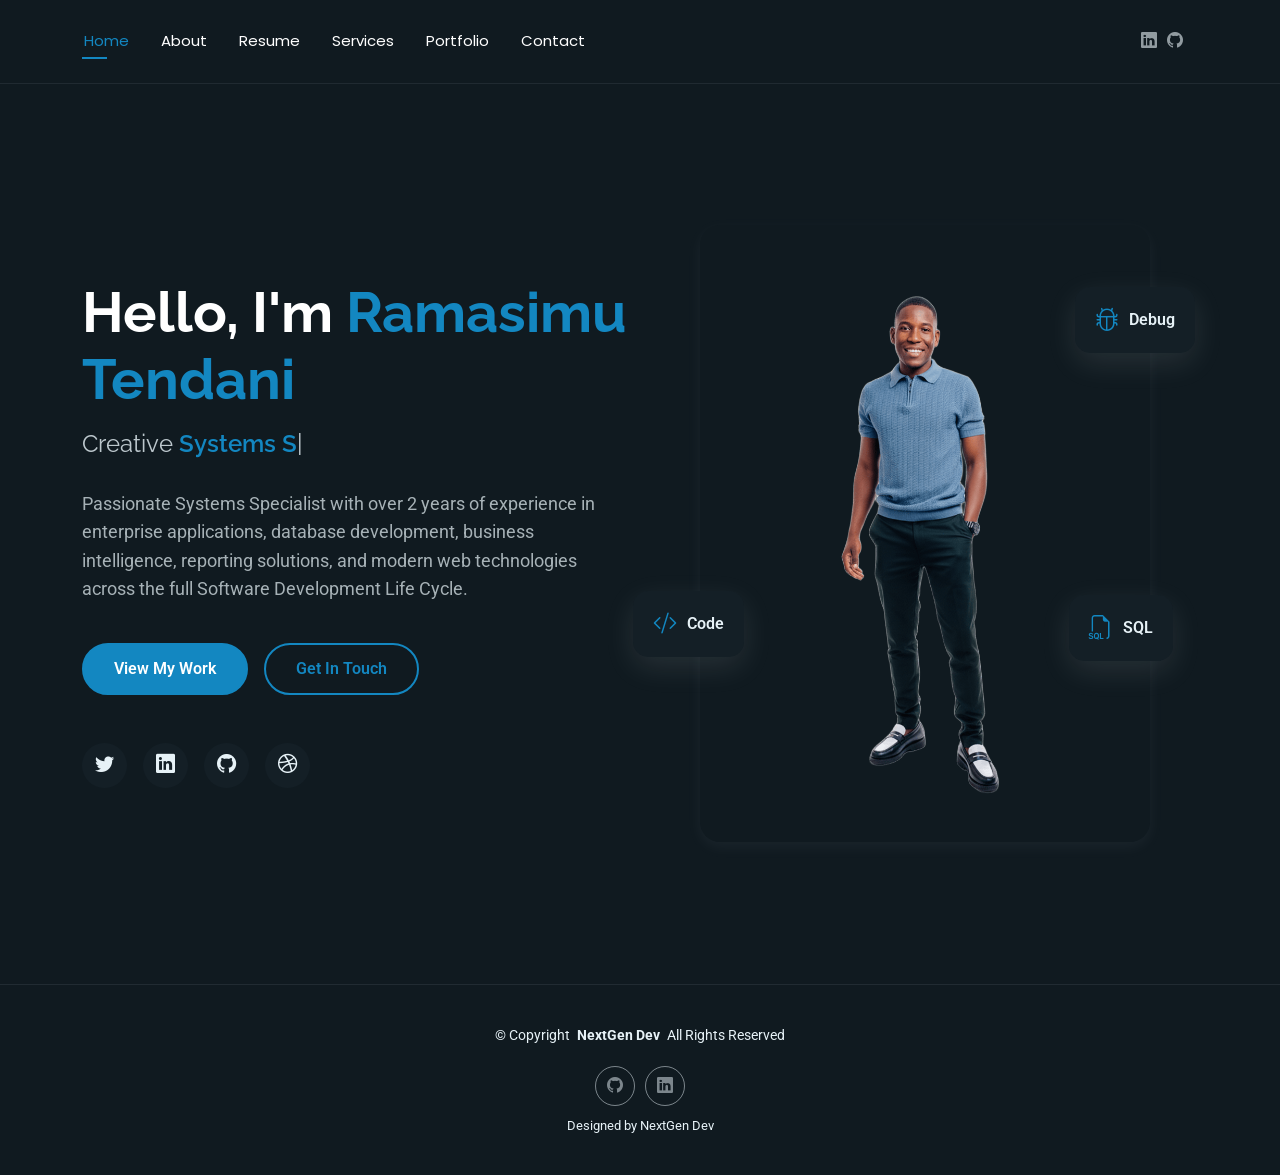
<file: index.html>
<!DOCTYPE html>
<html lang="en">

<head>
  <meta charset="utf-8">
  <meta content="width=device-width, initial-scale=1.0" name="viewport">
  <title>Home</title>
  <meta name="description" content="">
  <meta name="keywords" content="">

  <!-- Favicons -->
  <link href="assets/img/favicon.png" rel="icon">
  <link href="assets/img/apple-touch-icon.png" rel="apple-touch-icon">

  <!-- Fonts -->
  <link href="https://fonts.googleapis.com" rel="preconnect">
  <link href="https://fonts.gstatic.com" rel="preconnect" crossorigin>
  <link href="https://fonts.googleapis.com/css2?family=Roboto:ital,wght@0,100;0,300;0,400;0,500;0,700;0,900;1,100;1,300;1,400;1,500;1,700;1,900&family=Poppins:ital,wght@0,100;0,200;0,300;0,400;0,500;0,600;0,700;0,800;0,900;1,100;1,200;1,300;1,400;1,500;1,600;1,700;1,800;1,900&family=Raleway:ital,wght@0,100;0,200;0,300;0,400;0,500;0,600;0,700;0,800;0,900;1,100;1,200;1,300;1,400;1,500;1,600;1,700;1,800;1,900&display=swap" rel="stylesheet">

  <!-- Vendor CSS Files -->
  <link href="assets/vendor/bootstrap/css/bootstrap.min.css" rel="stylesheet">
  <link href="assets/vendor/bootstrap-icons/bootstrap-icons.css" rel="stylesheet">
  <link href="assets/vendor/aos/aos.css" rel="stylesheet">
  <link href="assets/vendor/swiper/swiper-bundle.min.css" rel="stylesheet">
  <link href="assets/vendor/glightbox/css/glightbox.min.css" rel="stylesheet">

  <!-- Main CSS File -->
  <link href="assets/css/main.css" rel="stylesheet">

</head>

<body class="index-page">

  <header id="header" class="header d-flex align-items-center light-background sticky-top">
    <div class="container position-relative d-flex align-items-center justify-content-between">

      <nav id="navmenu" class="navmenu">
        <ul>
          <li><a href="index.html" class="active">Home</a></li>
          <li><a href="about.html">About</a></li>
          <li><a href="resume.html">Resume</a></li>
          <li><a href="services.html">Services</a></li>
          <li><a href="portfolio.html">Portfolio</a></li>
          <li><a href="contact.html">Contact</a></li>
        </ul>
        <i class="mobile-nav-toggle d-xl-none bi bi-list"></i>
      </nav>

      <div class="header-social-links">
        <a href="https://www.linkedin.com/in/tendani-archebold-madzivhandila-b66b9423b/"><i class="bi bi-linkedin"></i></a>
        <a href="https://github.com/Madzivhandila"><i class="bi bi-github"></i></a>
      </div>

    </div>
  </header>

  <main class="main">

    <!-- Hero Section -->
    <section id="hero" class="hero section">

      <div class="container" data-aos="fade-up" data-aos-delay="100">

        <div class="row gy-4 align-items-center">
          <div class="col-lg-6 order-2 order-lg-1">
            <div class="hero-content">
              <h1 data-aos="fade-up" data-aos-delay="200">Hello, I'm <span class="highlight">Ramasimu Tendani</span></h1>
              <h2 data-aos="fade-up" data-aos-delay="300">Creative <span class="typed" data-typed-items="Systems Specialist, Full-Stack Developer, Data Analyst, Business Intelligence Developer, IT Support Specialist, Systems Analyst, Web Application Developer"></span></h2>
              <p data-aos="fade-up" data-aos-delay="400">Passionate Systems Specialist with over 2 years of experience in enterprise applications, database development, business intelligence, reporting solutions, and modern web technologies across the full Software Development Life Cycle.</p>
              <div class="hero-actions" data-aos="fade-up" data-aos-delay="500">
                <a href="portfolio.html" class="btn btn-primary">View My Work</a>
                <a href="contact.html" class="btn btn-outline">Get In Touch</a>
              </div>
              <div class="social-links" data-aos="fade-up" data-aos-delay="600">
                <a href="#"><i class="bi bi-twitter"></i></a>
                 <a href="https://www.linkedin.com/in/tendani-archebold-madzivhandila-b66b9423b/"><i class="bi bi-linkedin"></i></a>
                 <a href="https://github.com/Madzivhandila"><i class="bi bi-github"></i></a>
                <a href="#"><i class="bi bi-dribbble"></i></a>
              </div>
            </div>
          </div>
          <div class="col-lg-6 order-1 order-lg-2">
            <div class="hero-image" data-aos="zoom-in" data-aos-delay="300">
              <div class="image-wrapper">
                <img src="assets/img/profile/hero-bg.png" alt="Sarah Mitchell" class="img-fluid">
                <div class="floating-elements">
                  <div class="floating-card design" data-aos="fade-left" data-aos-delay="700">
                    <i class="bi bi-bug"></i>
                    <span>Debug</span>
                  </div>
                  <div class="floating-card code" data-aos="fade-right" data-aos-delay="800">
                    <i class="bi bi-code-slash"></i>
                    <span>Code</span>
                  </div>
                  <div class="floating-card creativity" data-aos="fade-up" data-aos-delay="900">
                    <i class="bi bi-filetype-sql"></i>
                    <span>SQL</span>
                  </div>
                </div>
              </div>
            </div>
          </div>
        </div>

      </div>

    </section><!-- /Hero Section -->

  </main>

  <footer id="footer" class="footer">

    <div class="container">
      <div class="copyright text-center ">
        <p>© <span>Copyright</span> <strong class="px-1 sitename">NextGen Dev</a></strong> <span>All Rights Reserved<br></span></p>
      </div>
      <div class="social-links d-flex justify-content-center">
        <a href="https://github.com/Madzivhandila"><i class="bi bi-github"></i></a>
        <a href="https://www.linkedin.com/in/tendani-archebold-madzivhandila-b66b9423b/"><i class="bi bi-linkedin"></i></a>
      </div>
      <div class="credits">
        
        Designed by NextGen Dev</a>
      </div> 
    </div>

  </footer>

  <!-- Scroll Top -->
  <a href="#" id="scroll-top" class="scroll-top d-flex align-items-center justify-content-center"><i class="bi bi-arrow-up-short"></i></a>

  <!-- Preloader -->
  <div id="preloader"></div>

  <!-- Vendor JS Files -->
  <script src="assets/vendor/bootstrap/js/bootstrap.bundle.min.js"></script>
  <script src="assets/vendor/php-email-form/validate.js"></script>
  <script src="assets/vendor/aos/aos.js"></script>
  <script src="assets/vendor/typed.js/typed.umd.js"></script>
  <script src="assets/vendor/waypoints/noframework.waypoints.js"></script>
  <script src="assets/vendor/purecounter/purecounter_vanilla.js"></script>
  <script src="assets/vendor/swiper/swiper-bundle.min.js"></script>
  <script src="assets/vendor/imagesloaded/imagesloaded.pkgd.min.js"></script>
  <script src="assets/vendor/isotope-layout/isotope.pkgd.min.js"></script>
  <script src="assets/vendor/glightbox/js/glightbox.min.js"></script>

  <!-- Main JS File -->
  <script src="assets/js/main.js"></script>

</body>

</html>
</file>
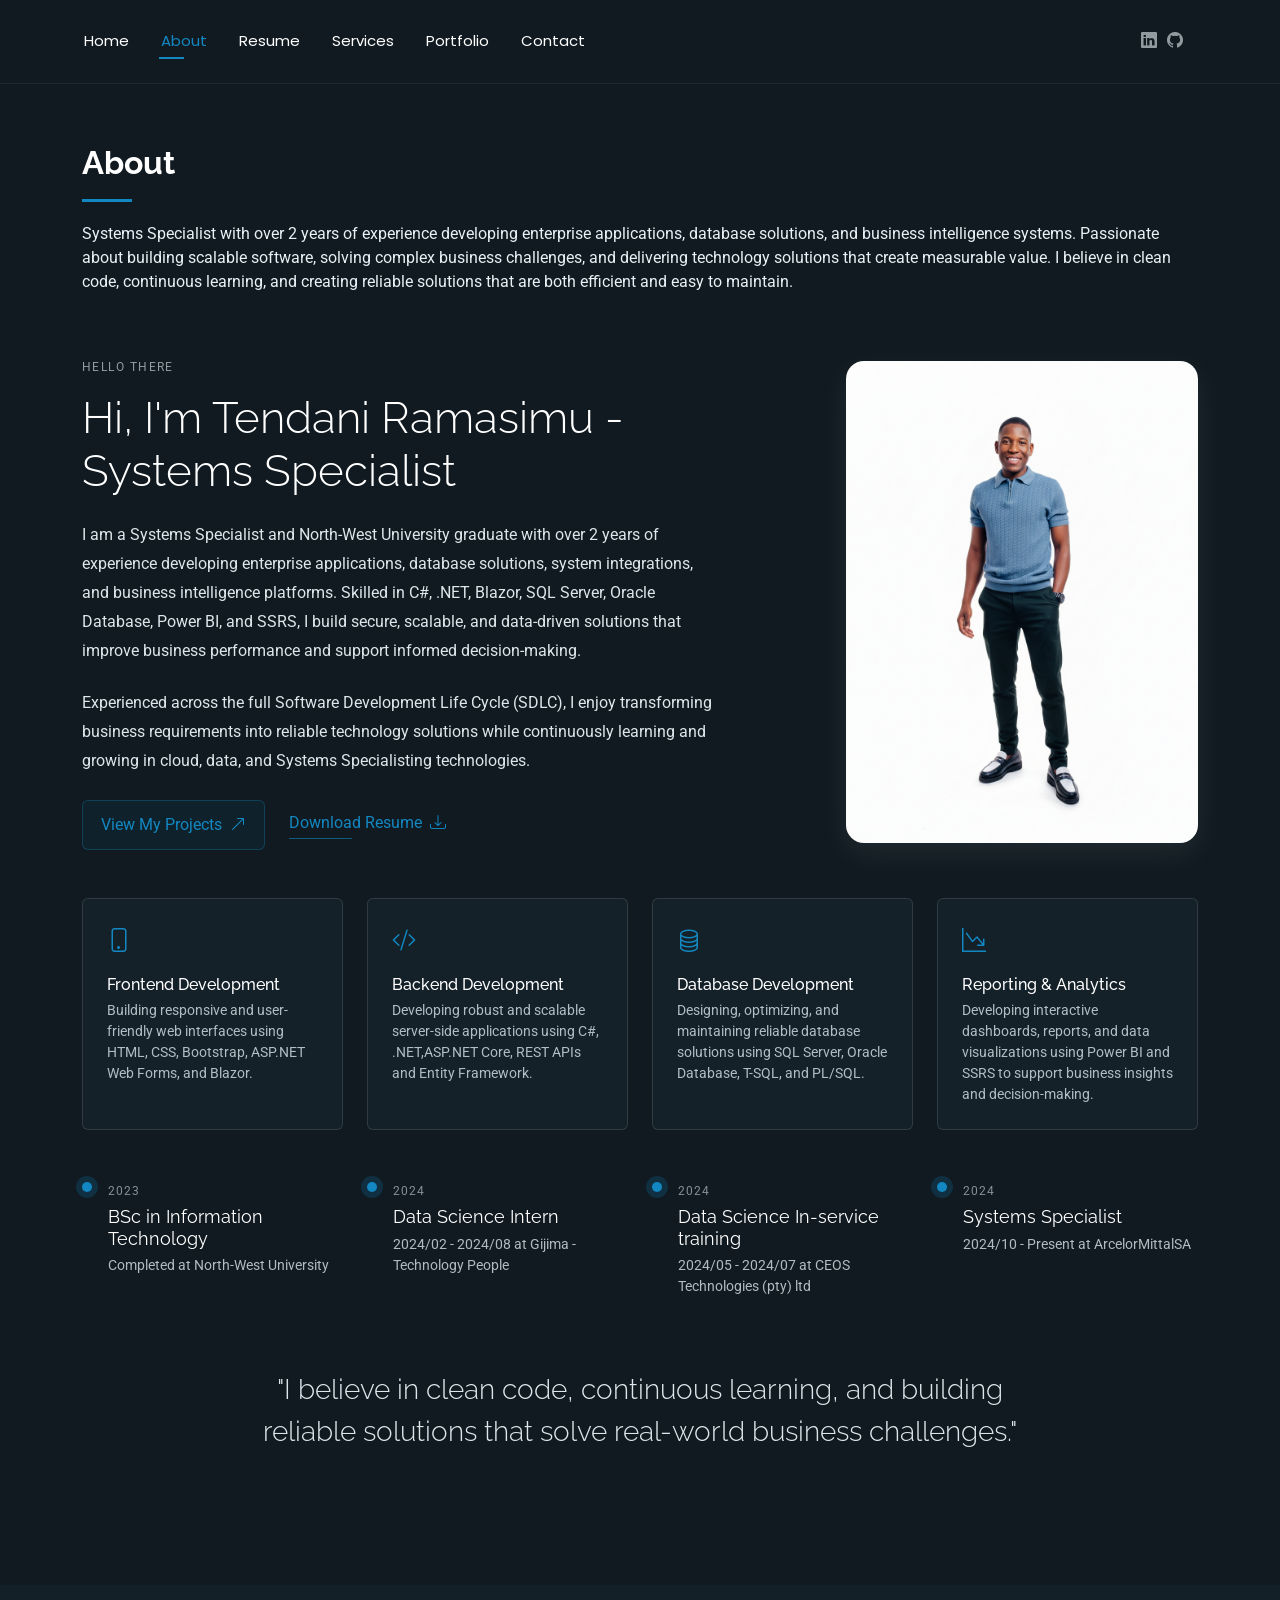
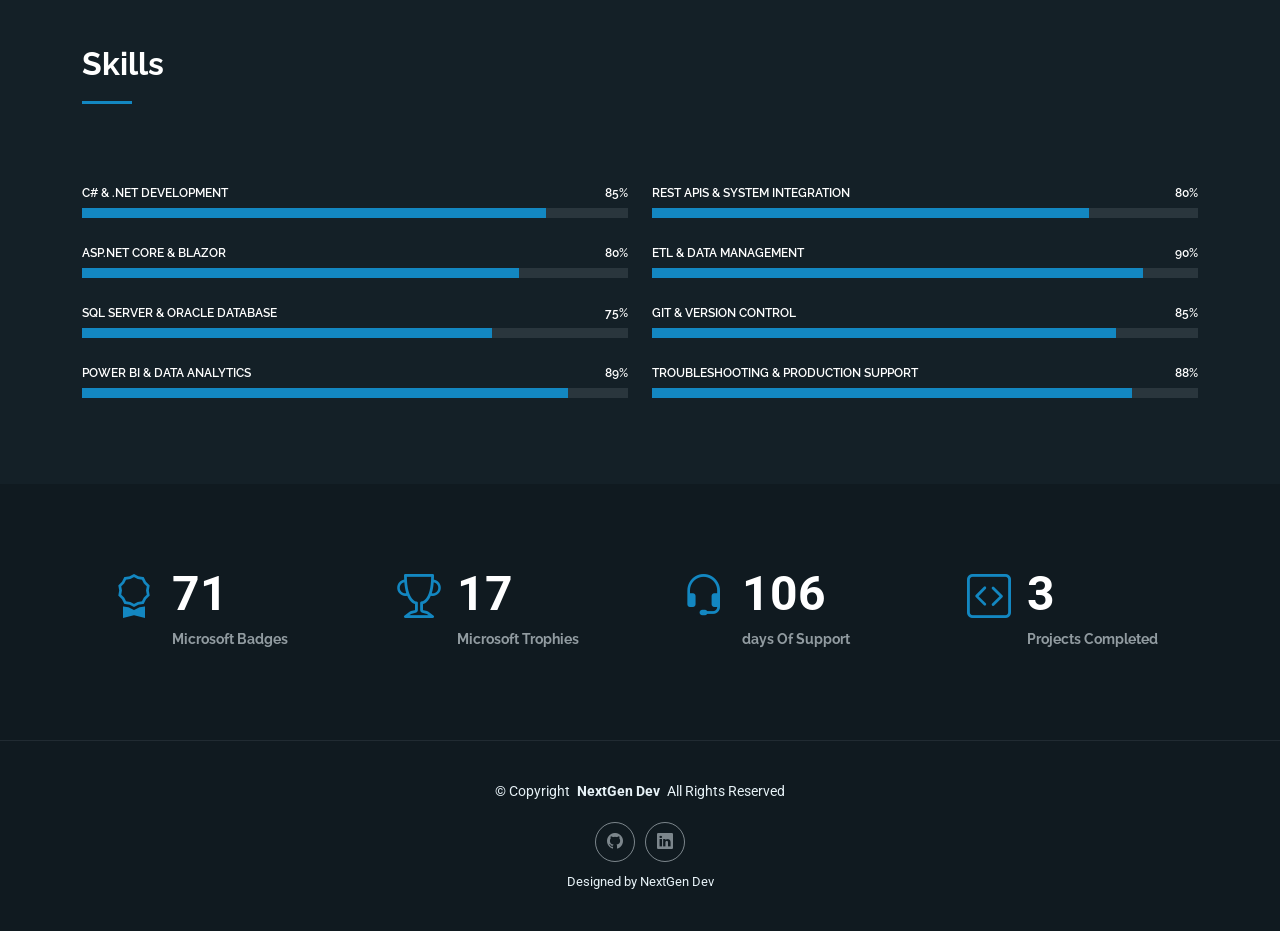
<file: about.html>
<!DOCTYPE html>
<html lang="en">

<head>
  <meta charset="utf-8">
  <meta content="width=device-width, initial-scale=1.0" name="viewport">
  <title>About</title>
  <meta name="description" content="">
  <meta name="keywords" content="">

  <!-- Favicons -->
  <link href="assets/img/favicon.png" rel="icon">
  <link href="assets/img/apple-touch-icon.png" rel="apple-touch-icon">

  <!-- Fonts -->
  <link href="https://fonts.googleapis.com" rel="preconnect">
  <link href="https://fonts.gstatic.com" rel="preconnect" crossorigin>
  <link href="https://fonts.googleapis.com/css2?family=Roboto:ital,wght@0,100;0,300;0,400;0,500;0,700;0,900;1,100;1,300;1,400;1,500;1,700;1,900&family=Poppins:ital,wght@0,100;0,200;0,300;0,400;0,500;0,600;0,700;0,800;0,900;1,100;1,200;1,300;1,400;1,500;1,600;1,700;1,800;1,900&family=Raleway:ital,wght@0,100;0,200;0,300;0,400;0,500;0,600;0,700;0,800;0,900;1,100;1,200;1,300;1,400;1,500;1,600;1,700;1,800;1,900&display=swap" rel="stylesheet">

  <!-- Vendor CSS Files -->
  <link href="assets/vendor/bootstrap/css/bootstrap.min.css" rel="stylesheet">
  <link href="assets/vendor/bootstrap-icons/bootstrap-icons.css" rel="stylesheet">
  <link href="assets/vendor/aos/aos.css" rel="stylesheet">
  <link href="assets/vendor/swiper/swiper-bundle.min.css" rel="stylesheet">
  <link href="assets/vendor/glightbox/css/glightbox.min.css" rel="stylesheet">

  <!-- Main CSS File -->
  <link href="assets/css/main.css" rel="stylesheet">

</head>

<body class="about-page">

  <header id="header" class="header d-flex align-items-center light-background sticky-top">
    <div class="container position-relative d-flex align-items-center justify-content-between">


      <nav id="navmenu" class="navmenu">
        <ul>
          <li><a href="index.html">Home</a></li>
          <li><a href="about.html" class="active">About</a></li>
          <li><a href="resume.html">Resume</a></li>
          <li><a href="services.html">Services</a></li>
          <li><a href="portfolio.html">Portfolio</a></li>
          <li><a href="contact.html">Contact</a></li>
        </ul>
        <i class="mobile-nav-toggle d-xl-none bi bi-list"></i>
      </nav>

      <div class="header-social-links">
        <a href="https://www.linkedin.com/in/tendani-archebold-madzivhandila-b66b9423b/"><i class="bi bi-linkedin"></i></a>
        <a href="https://github.com/Madzivhandila"><i class="bi bi-github"></i></a>
      </div>

    </div>
  </header>

  <main class="main">

    <!-- About Section -->
    <section id="about" class="about section">

      <!-- Section Title -->
      <div class="container section-title" data-aos="fade-up">
        <h2>About</h2>
        <P>
          Systems Specialist with over 2 years of experience developing enterprise applications, database solutions, and business intelligence systems. Passionate about building scalable software, solving complex business challenges, and delivering technology solutions that create measurable value. I believe in clean code, continuous learning, and creating reliable solutions that are both efficient and easy to maintain.
        </P>
      </div><!-- End Section Title -->

      <div class="container" data-aos="fade-up" data-aos-delay="100">

        <!-- Intro + Photo -->
        <div class="row align-items-center justify-content-between gy-5 mb-5">
          <div class="col-lg-7" data-aos="fade-right" data-aos-delay="150">
            <div class="intro-content">
              <span class="eyebrow">Hello there</span>
              <h2 class="headline">Hi, I'm Tendani Ramasimu - Systems Specialist</h2>
              <p>
                I am a Systems Specialist and North-West University graduate with over 2 years of experience developing enterprise applications, database solutions, system integrations, and business intelligence platforms. Skilled in C#, .NET, Blazor, SQL Server, Oracle Database, Power BI, and SSRS, I build secure, scalable, and data-driven solutions that improve business performance and support informed decision-making.
              </p>

              <p>
                Experienced across the full Software Development Life Cycle (SDLC), I enjoy transforming business requirements into reliable technology solutions while continuously learning and growing in cloud, data, and Systems Specialisting technologies.
              </p>

              <div class="cta-group">
                <a href="#portfolio" class="btn-ghost">
                  View My Projects <i class="bi bi-arrow-up-right"></i>
                </a>
                <a href="assets/CV/System Specialist CV.pdf" download class="link-underline">
                  Download Resume <i class="bi bi-download"></i>
                </a>
              </div>
            </div>
          </div>

          <div class="col-lg-5" data-aos="zoom-in" data-aos-delay="250">
            <figure class="profile-figure text-center text-lg-end">
              <img src="assets/img/profile/hero-bg.jpg" alt="Portrait of Alex" class="img-fluid profile-photo">
            </figure>
          </div>
        </div>
        <!-- End Intro + Photo -->

        <!-- Skills Grid -->
        <div class="mb-5">
          <div class="row g-4">
            <div class="col-6 col-md-4 col-lg-3" data-aos="fade-up" data-aos-delay="120">
              <div class="skill-item">
                <i class="bi bi-phone"></i>
                <h3>Frontend Development</h3>
                <p>Building responsive and user-friendly web interfaces using HTML, CSS, Bootstrap, ASP.NET Web Forms, and Blazor.</p>
              </div>
            </div>
            <div class="col-6 col-md-4 col-lg-3" data-aos="fade-up" data-aos-delay="180">
              <div class="skill-item">
                <i class="bi bi-code-slash"></i>
                <h3>Backend Development</h3>
                <p>Developing robust and scalable server-side applications using C#, .NET,ASP.NET Core, REST APIs and Entity Framework.</p>
              </div>
            </div>
            <div class="col-6 col-md-4 col-lg-3" data-aos="fade-up" data-aos-delay="240">
              <div class="skill-item">
                <i class="bi bi-database"></i>
                <h3>Database Development</h3>
                <p>Designing, optimizing, and maintaining reliable database solutions using SQL Server, Oracle Database, T-SQL, and PL/SQL.</p>
              </div>
            </div>
            <div class="col-6 col-md-4 col-lg-3" data-aos="fade-up" data-aos-delay="300">
              <div class="skill-item">
                <i class="bi bi-graph-down-arrow"></i>
                <h3>Reporting & Analytics</h3>
                <p>Developing interactive dashboards, reports, and data visualizations using Power BI and SSRS to support business insights and decision-making.</p>
              </div>
            </div>
          </div>
        </div>
        <!-- End Skills Grid -->

        <!-- Journey Timeline -->
        <div class="mb-5">
          <div class="row g-4">
            <div class="col-md-6 col-lg-3" data-aos="fade-up" data-aos-delay="120">
              <article class="timeline-item">
                <span class="dot"></span>
                <time>2023</time>
                <h4>BSc in Information Technology</h4>
                <p>Completed at North-West University</p>
              </article>
            </div>
            <div class="col-md-6 col-lg-3" data-aos="fade-up" data-aos-delay="180">
              <article class="timeline-item">
                <span class="dot"></span>
                <time>2024</time>
                <h4>Data Science Intern</h4>
                <p>2024/02 - 2024/08 at Gijima - Technology People</p>
              </article>
            </div>
            <div class="col-md-6 col-lg-3" data-aos="fade-up" data-aos-delay="240">
              <article class="timeline-item">
                <span class="dot"></span>
                <time>2024</time>
                <h4>Data Science In-service training</h4>
                <p>2024/05 - 2024/07 at CEOS Technologies (pty) ltd</p>
              </article>
            </div>
            <div class="col-md-6 col-lg-3" data-aos="fade-up" data-aos-delay="300">
              <article class="timeline-item">
                <span class="dot"></span>
                <time>2024</time>
                <h4>Systems Specialist</h4>
                <p>2024/10 - Present at ArcelorMittalSA</p>
              </article>
            </div>
          </div>
        </div>
        <!-- End Journey Timeline -->

        <!-- Quote -->
        <blockquote class="personal-quote text-center mb-5" data-aos="fade-down" data-aos-delay="200">
          <p>"I believe in clean code, continuous learning, and building reliable solutions that solve real-world business challenges."</p>
        </blockquote>
        <!-- End Quote -->

      </div>

    </section><!-- /About Section -->

    <!-- Skills Section -->
    <section id="skills" class="skills section light-background">

      <!-- Section Title -->
      <div class="container section-title" data-aos="fade-up">
        <h2>Skills</h2>
      </div><!-- End Section Title -->

      <div class="container" data-aos="fade-up" data-aos-delay="100">

        <div class="row skills-content skills-animation">

          <div class="col-lg-6">

            <div class="progress">
              <span class="skill"><span>C# & .NET Development</span> <i class="val">85%</i></span>
              <div class="progress-bar-wrap">
                <div class="progress-bar" role="progressbar" aria-valuenow="85" aria-valuemin="0" aria-valuemax="100"></div>
              </div>
            </div><!-- End Skills Item -->

            <div class="progress">
              <span class="skill"><span>ASP.NET Core & Blazor</span> <i class="val">80%</i></span>
              <div class="progress-bar-wrap">
                <div class="progress-bar" role="progressbar" aria-valuenow="80" aria-valuemin="0" aria-valuemax="100"></div>
              </div>
            </div><!-- End Skills Item -->

            <div class="progress">
              <span class="skill"><span>SQL Server & Oracle Database</span> <i class="val">75%</i></span>
              <div class="progress-bar-wrap">
                <div class="progress-bar" role="progressbar" aria-valuenow="75" aria-valuemin="0" aria-valuemax="100"></div>
              </div>
            </div><!-- End Skills Item -->

            <div class="progress">
              <span class="skill"><span>Power BI & Data Analytics</span> <i class="val">89%</i></span>
              <div class="progress-bar-wrap">
                <div class="progress-bar" role="progressbar" aria-valuenow="89" aria-valuemin="0" aria-valuemax="100"></div>
              </div>
            </div><!-- End Skills Item -->

          </div>

          <div class="col-lg-6">

            <div class="progress">
              <span class="skill"><span>REST APIs & System Integration</span> <i class="val">80%</i></span>
              <div class="progress-bar-wrap">
                <div class="progress-bar" role="progressbar" aria-valuenow="80" aria-valuemin="0" aria-valuemax="100"></div>
              </div>
            </div><!-- End Skills Item -->

            <div class="progress">
              <span class="skill"><span>ETL & Data Management</span> <i class="val">90%</i></span>
              <div class="progress-bar-wrap">
                <div class="progress-bar" role="progressbar" aria-valuenow="90" aria-valuemin="0" aria-valuemax="100"></div>
              </div>
            </div><!-- End Skills Item -->

            <div class="progress">
              <span class="skill"><span>Git & Version Control</span> <i class="val">85%</i></span>
              <div class="progress-bar-wrap">
                <div class="progress-bar" role="progressbar" aria-valuenow="85" aria-valuemin="0" aria-valuemax="100"></div>
              </div>
            </div><!-- End Skills Item -->

            <div class="progress">
              <span class="skill"><span>Troubleshooting & Production Support</span> <i class="val">88%</i></span>
              <div class="progress-bar-wrap">
                <div class="progress-bar" role="progressbar" aria-valuenow="88" aria-valuemin="0" aria-valuemax="100"></div>
              </div>
            </div><!-- End Skills Item -->

          </div>

        </div>

      </div>

    </section><!-- /Skills Section -->

    <!-- Stats Section -->
    <section id="stats" class="stats section">

      <div class="container" data-aos="fade-up" data-aos-delay="100">

        <div class="row gy-4">

          <div class="col-lg-3 col-md-6">
            <div class="stats-item">
              <i class="bi bi-award"></i>
              <span data-purecounter-start="0" data-purecounter-end="246" data-purecounter-duration="1" class="purecounter"></span>
              <p><strong>Microsoft Badges</strong> <span></span></p>
            </div>
          </div><!-- End Stats Item -->

          <div class="col-lg-3 col-md-6">
            <div class="stats-item">
              <i class="bi bi-trophy"></i>
              <span data-purecounter-start="0" data-purecounter-end="60" data-purecounter-duration="1" class="purecounter"></span>
              <p><strong>Microsoft Trophies</strong> <span></span></p>
            </div>
          </div><!-- End Stats Item -->

          <div class="col-lg-3 col-md-6">
            <div class="stats-item">
              <i class="bi bi-headset"></i>
              <span data-purecounter-start="0" data-purecounter-end="+365" data-purecounter-duration="1" class="purecounter"></span>
              <p><strong>days Of Support</strong> <span></span></p>
            </div>
          </div><!-- End Stats Item -->

          <div class="col-lg-3 col-md-6">
            <div class="stats-item">
              <i class="bi bi-code-square"></i>
              <span data-purecounter-start="0" data-purecounter-end="10" data-purecounter-duration="1" class="purecounter"></span>
              <p><strong>Projects Completed</strong> <span></span></p>
            </div>
          </div><!-- End Stats Item -->

        </div>

      </div>

    </section><!-- /Stats Section -->


    

  </main>

  <footer id="footer" class="footer">

    <div class="container">
      <div class="copyright text-center ">
        <p>© <span>Copyright</span> <strong class="px-1 sitename">NextGen Dev</a></strong> <span>All Rights Reserved<br></span></p>
      </div>
      <div class="social-links d-flex justify-content-center">
        <a href="https://github.com/Madzivhandila"><i class="bi bi-github"></i></a> 
        <a href="https://www.linkedin.com/in/tendani-archebold-madzivhandila-b66b9423b/"><i class="bi bi-linkedin"></i></a>
      </div>
      <div class="credits">
        
        Designed by NextGen Dev</a>
      </div> 
    </div>

  </footer>

  <!-- Scroll Top -->
  <a href="#" id="scroll-top" class="scroll-top d-flex align-items-center justify-content-center"><i class="bi bi-arrow-up-short"></i></a>

  <!-- Preloader -->
  <div id="preloader"></div>

  <!-- Vendor JS Files -->
  <script src="assets/vendor/bootstrap/js/bootstrap.bundle.min.js"></script>
  <script src="assets/vendor/php-email-form/validate.js"></script>
  <script src="assets/vendor/aos/aos.js"></script>
  <script src="assets/vendor/typed.js/typed.umd.js"></script>
  <script src="assets/vendor/waypoints/noframework.waypoints.js"></script>
  <script src="assets/vendor/purecounter/purecounter_vanilla.js"></script>
  <script src="assets/vendor/swiper/swiper-bundle.min.js"></script>
  <script src="assets/vendor/imagesloaded/imagesloaded.pkgd.min.js"></script>
  <script src="assets/vendor/isotope-layout/isotope.pkgd.min.js"></script>
  <script src="assets/vendor/glightbox/js/glightbox.min.js"></script>

  <!-- Main JS File -->
  <script src="assets/js/main.js"></script>

</body>

</html>
</file>
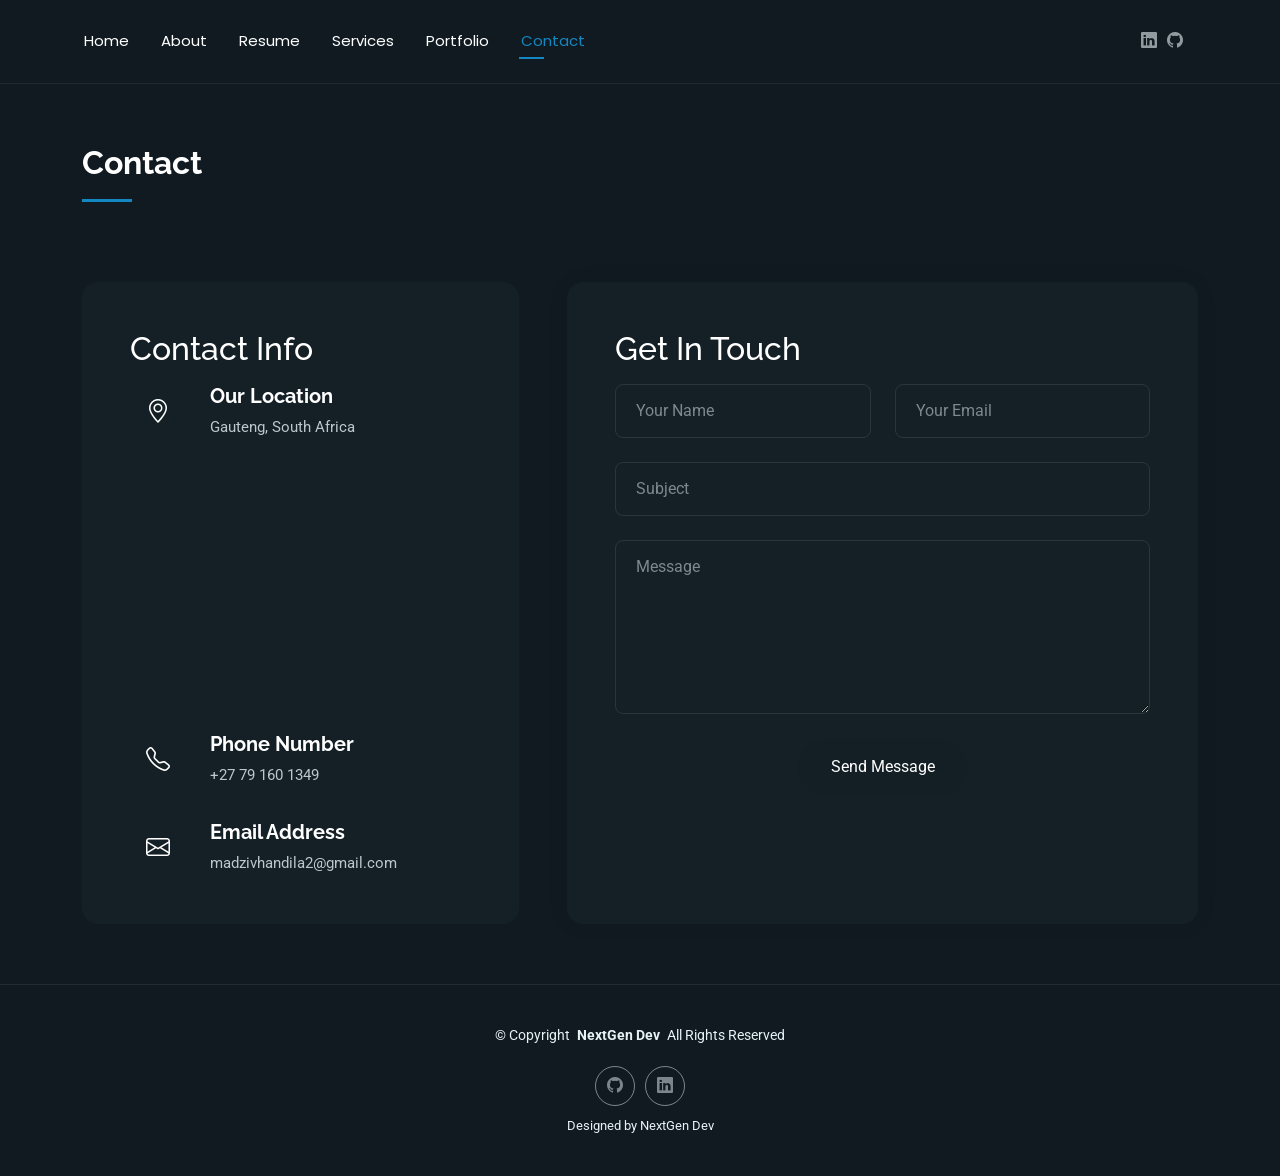
<file: contact.html>
<!DOCTYPE html>
<html lang="en">

<head>
  <meta charset="utf-8">
  <meta content="width=device-width, initial-scale=1.0" name="viewport">
  <title>Contact</title>
  <meta name="description" content="">
  <meta name="keywords" content="">

  <!-- Favicons -->
  <link href="assets/img/favicon.png" rel="icon">
  <link href="assets/img/apple-touch-icon.png" rel="apple-touch-icon">

  <!-- Fonts -->
  <link href="https://fonts.googleapis.com" rel="preconnect">
  <link href="https://fonts.gstatic.com" rel="preconnect" crossorigin>
  <link href="https://fonts.googleapis.com/css2?family=Roboto:ital,wght@0,100;0,300;0,400;0,500;0,700;0,900;1,100;1,300;1,400;1,500;1,700;1,900&family=Poppins:ital,wght@0,100;0,200;0,300;0,400;0,500;0,600;0,700;0,800;0,900;1,100;1,200;1,300;1,400;1,500;1,600;1,700;1,800;1,900&family=Raleway:ital,wght@0,100;0,200;0,300;0,400;0,500;0,600;0,700;0,800;0,900;1,100;1,200;1,300;1,400;1,500;1,600;1,700;1,800;1,900&display=swap" rel="stylesheet">

  <!-- Vendor CSS Files -->
  <link href="assets/vendor/bootstrap/css/bootstrap.min.css" rel="stylesheet">
  <link href="assets/vendor/bootstrap-icons/bootstrap-icons.css" rel="stylesheet">
  <link href="assets/vendor/aos/aos.css" rel="stylesheet">
  <link href="assets/vendor/swiper/swiper-bundle.min.css" rel="stylesheet">
  <link href="assets/vendor/glightbox/css/glightbox.min.css" rel="stylesheet">

  <!-- Main CSS File -->
  <link href="assets/css/main.css" rel="stylesheet">

</head>

<body class="contact-page">

  <header id="header" class="header d-flex align-items-center light-background sticky-top">
    <div class="container position-relative d-flex align-items-center justify-content-between">

      <!-- <a href="index.html" class="logo d-flex align-items-center me-auto me-xl-0">
      <img src="assets/img/logo.webp" alt="">
      <h1 class="sitename">FolioOne</h1> 
    </a> -->

      <nav id="navmenu" class="navmenu">
        <ul>
          <li><a href="index.html">Home</a></li>
          <li><a href="about.html">About</a></li>
          <li><a href="resume.html">Resume</a></li>
          <li><a href="services.html">Services</a></li>
          <li><a href="portfolio.html">Portfolio</a></li>
          <li><a href="contact.html" class="active">Contact</a></li>
        </ul>
        <i class="mobile-nav-toggle d-xl-none bi bi-list"></i>
      </nav>

      <div class="header-social-links"> 
        <a href="https://www.linkedin.com/in/tendani-archebold-madzivhandila-b66b9423b/"><i class="bi bi-linkedin"></i></a>
        <a href="https://github.com/Madzivhandila"><i class="bi bi-github"></i></a>
      </div>

    </div>
  </header>

  <main class="main">

    <!-- Contact Section -->
    <section id="contact" class="contact section">

      <!-- Section Title -->
      <div class="container section-title" data-aos="fade-up">
        <h2>Contact</h2>
        
      </div><!-- End Section Title -->

      <div class="container" data-aos="fade-up" data-aos-delay="100">

        <div class="row g-4 g-lg-5">
          <div class="col-lg-5">
            <div class="info-box" data-aos="fade-up" data-aos-delay="200">
              <h3>Contact Info</h3>
             
              <div class="info-item" data-aos="fade-up" data-aos-delay="300">
                <div class="icon-box">
                  <i class="bi bi-geo-alt"></i>
                </div>
                <div class="content">
                  <h4>Our Location</h4>
                  <p>Gauteng, South Africa</p>
                  <iframe width="300" height="250" style="border:0;" allowfullscreen="" loading="lazy" referrerpolicy="strict-origin-when-cross-origin" src="https://www.google.com/maps/embed?pb=!1m18!1m12!1m3!1d1232250.4396249254!2d27.46801086503468!3d-26.0139898865376!2m3!1f0!2f0!3f0!3m2!1i1024!2i768!4f13.1!3m3!1m2!1s0x1e9512955411779f%3A0x6d9ee7c7cb5438e2!2sGauteng!5e1!3m2!1sen!2sza!4v1783512728305!5m2!1sen!2sza"></iframe>
                </div>
              </div>

              <div class="info-item" data-aos="fade-up" data-aos-delay="400">
                <div class="icon-box">
                  <i class="bi bi-telephone"></i>
                </div>
                <div class="content">
                  <h4>Phone Number</h4>
                  <p>+27 79 160 1349</p>
                </div>
              </div>

              <div class="info-item" data-aos="fade-up" data-aos-delay="500">
                <div class="icon-box">
                  <i class="bi bi-envelope"></i>
                </div>
                <div class="content">
                  <h4>Email Address</h4>
                  <p>madzivhandila2@gmail.com</p>
                </div>
              </div>
            </div>
          </div>

          <div class="col-lg-7">
            <div class="contact-form" data-aos="fade-up" data-aos-delay="300">
              <h3>Get In Touch</h3>
              
              <form action="forms/contact.php" method="post" class="php-email-form" data-aos="fade-up" data-aos-delay="200">
                <div class="row gy-4">

                  <div class="col-md-6">
                    <input type="text" name="name" class="form-control" placeholder="Your Name" required="">
                  </div>

                  <div class="col-md-6 ">
                    <input type="email" class="form-control" name="email" placeholder="Your Email" required="">
                  </div>

                  <div class="col-12">
                    <input type="text" class="form-control" name="subject" placeholder="Subject" required="">
                  </div>

                  <div class="col-12">
                    <textarea class="form-control" name="message" rows="6" placeholder="Message" required=""></textarea>
                  </div>

                  <div class="col-12 text-center">
                    <div class="loading">Loading</div>
                    <div class="error-message"></div>
                    <div class="sent-message">Your message has been sent. Thank you!</div>

                    <button type="submit" class="btn">Send Message</button>
                  </div>

                </div>
              </form>

            </div>
          </div>

        </div>

      </div>

    </section><!-- /Contact Section -->

  </main>

  <footer id="footer" class="footer">

    <div class="container">
      <div class="copyright text-center ">
        <p>© <span>Copyright</span> <strong class="px-1 sitename">NextGen Dev</a></strong> <span>All Rights Reserved<br></span></p>
      </div>
      <div class="social-links d-flex justify-content-center">
        <a href="https://github.com/Madzivhandila"><i class="bi bi-github"></i></a> 
        <a href="https://www.linkedin.com/in/tendani-archebold-madzivhandila-b66b9423b/"><i class="bi bi-linkedin"></i></a>
      </div>
      <div class="credits">
        
        Designed by NextGen Dev</a>
      </div> 
    </div>

  </footer>

  <!-- Scroll Top -->
  <a href="#" id="scroll-top" class="scroll-top d-flex align-items-center justify-content-center"><i class="bi bi-arrow-up-short"></i></a>

  <!-- Preloader -->
  <div id="preloader"></div>

  <!-- Vendor JS Files -->
  <script src="assets/vendor/bootstrap/js/bootstrap.bundle.min.js"></script>
  <script src="assets/vendor/php-email-form/validate.js"></script>
  <script src="assets/vendor/aos/aos.js"></script>
  <script src="assets/vendor/typed.js/typed.umd.js"></script>
  <script src="assets/vendor/waypoints/noframework.waypoints.js"></script>
  <script src="assets/vendor/purecounter/purecounter_vanilla.js"></script>
  <script src="assets/vendor/swiper/swiper-bundle.min.js"></script>
  <script src="assets/vendor/imagesloaded/imagesloaded.pkgd.min.js"></script>
  <script src="assets/vendor/isotope-layout/isotope.pkgd.min.js"></script>
  <script src="assets/vendor/glightbox/js/glightbox.min.js"></script>

  <!-- Main JS File -->
  <script src="assets/js/main.js"></script>

</body>

</html>
</file>
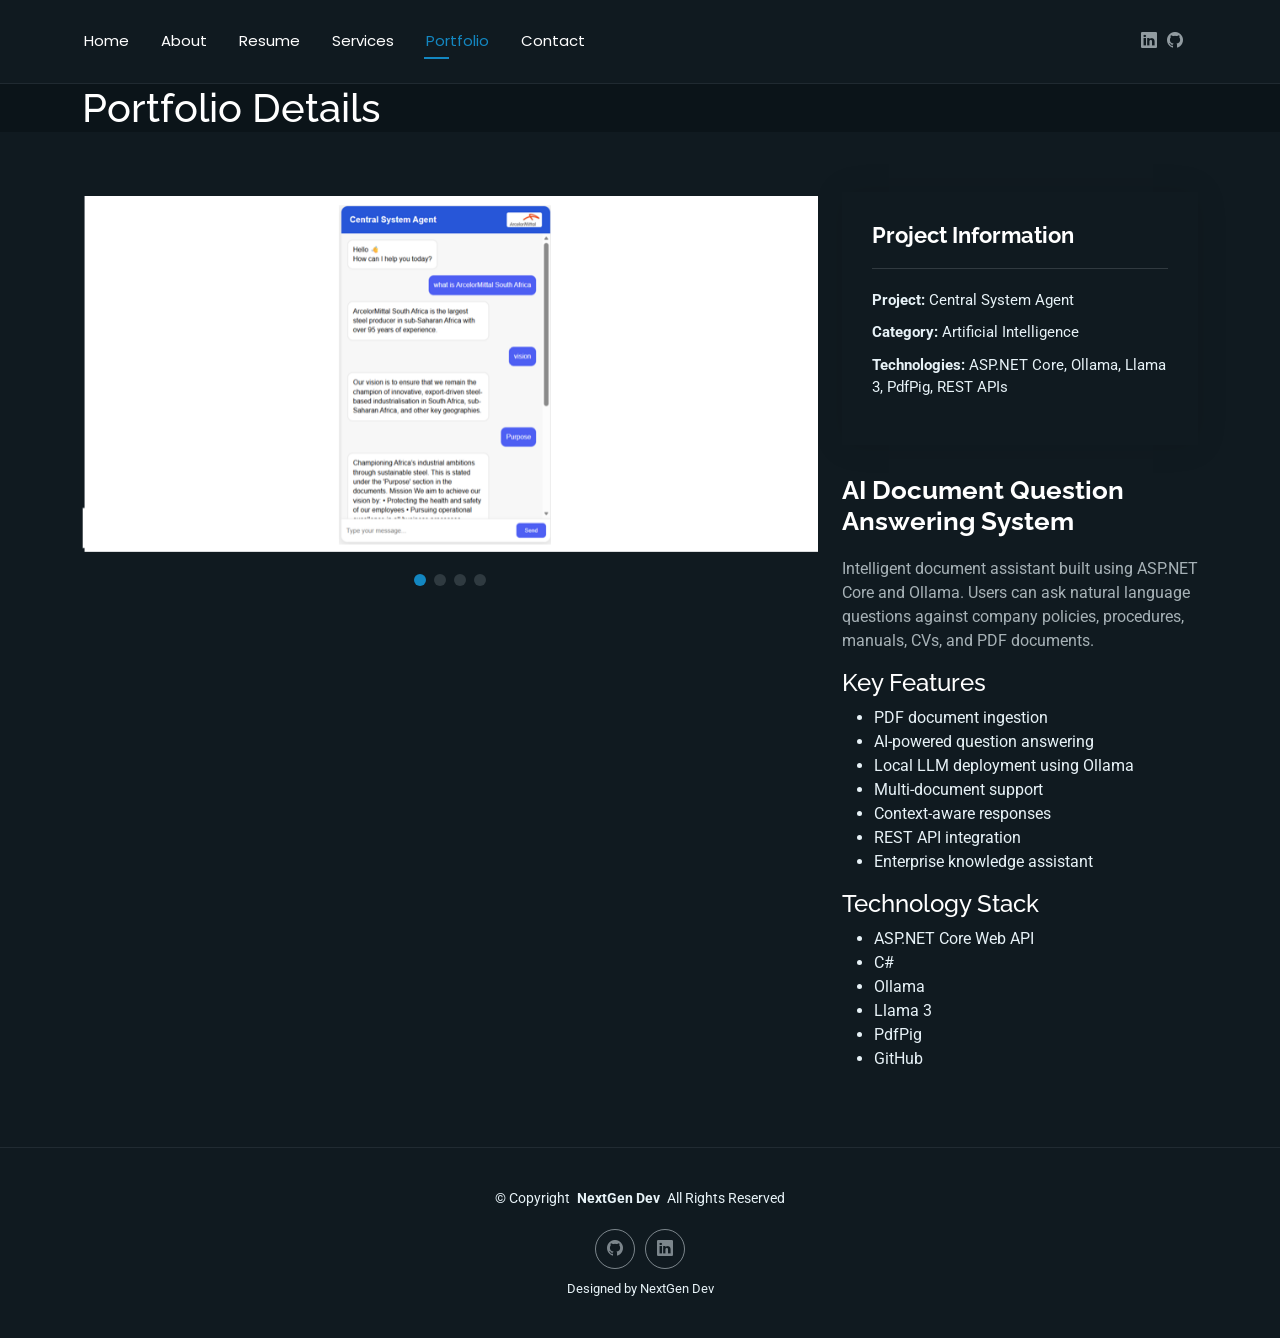
<file: portfolio-AI.html>
<!DOCTYPE html>
<html lang="en">

<head>
  <meta charset="utf-8">
  <meta content="width=device-width, initial-scale=1.0" name="viewport">
  <title>Portfolio Details</title>
  <meta name="description" content="">
  <meta name="keywords" content="">

  <!-- Fonts -->
  <link href="https://fonts.googleapis.com" rel="preconnect">
  <link href="https://fonts.gstatic.com" rel="preconnect" crossorigin>
  <link href="https://fonts.googleapis.com/css2?family=Roboto:ital,wght@0,100;0,300;0,400;0,500;0,700;0,900;1,100;1,300;1,400;1,500;1,700;1,900&family=Poppins:ital,wght@0,100;0,200;0,300;0,400;0,500;0,600;0,700;0,800;0,900;1,100;1,200;1,300;1,400;1,500;1,600;1,700;1,800;1,900&family=Raleway:ital,wght@0,100;0,200;0,300;0,400;0,500;0,600;0,700;0,800;0,900;1,100;1,200;1,300;1,400;1,500;1,600;1,700;1,800;1,900&display=swap" rel="stylesheet">

  <!-- Vendor CSS Files -->
  <link href="assets/vendor/bootstrap/css/bootstrap.min.css" rel="stylesheet">
  <link href="assets/vendor/bootstrap-icons/bootstrap-icons.css" rel="stylesheet">
  <link href="assets/vendor/aos/aos.css" rel="stylesheet">
  <link href="assets/vendor/swiper/swiper-bundle.min.css" rel="stylesheet">
  <link href="assets/vendor/glightbox/css/glightbox.min.css" rel="stylesheet">

  <!-- Main CSS File -->
  <link href="assets/css/main.css" rel="stylesheet">

</head>

<body class="Portfolio-details-page">

  <header id="header" class="header d-flex align-items-center light-background sticky-top">
    <div class="container position-relative d-flex align-items-center justify-content-between">

      <!-- <a href="index.html" class="logo d-flex align-items-center me-auto me-xl-0">
      <img src="assets/img/logo.webp" alt="">
      <h1 class="sitename">FolioOne</h1> 
    </a> -->

      <nav id="navmenu" class="navmenu">
        <ul>
          <li><a href="index.html">Home</a></li>
          <li><a href="about.html">About</a></li>
          <li><a href="resume.html">Resume</a></li>
          <li><a href="services.html">Services</a></li>
          <li><a href="portfolio.html" class="active">Portfolio</a></li>
          <li><a href="contact.html">Contact</a></li>
        </ul>
        <i class="mobile-nav-toggle d-xl-none bi bi-list"></i>
      </nav>

      <div class="header-social-links"> 
        <a href="https://www.linkedin.com/in/tendani-archebold-madzivhandila-b66b9423b/"><i class="bi bi-linkedin"></i></a>
        <a href="https://github.com/Madzivhandila"><i class="bi bi-github"></i></a>
      </div>

    </div>
  </header>

  <main class="main">

    <!-- Page Title -->
    <div class="page-title dark-background">
      <div class="container d-lg-flex justify-content-between align-items-center">
        <h1 class="mb-2 mb-lg-0">Portfolio Details</h1>
        <nav class="breadcrumbs">
          
        </nav>
      </div>
    </div><!-- End Page Title -->

    <!-- Portfolio Details Section -->
    <section id="portfolio-details" class="portfolio-details section">

      <div class="container" data-aos="fade-up" data-aos-delay="100">

        <div class="row gy-4">

          <div class="col-lg-8">
            <div class="portfolio-details-slider swiper init-swiper">

              <script type="application/json" class="swiper-config">
                {
                  "loop": true,
                  "speed": 600,
                  "autoplay": {
                    "delay": 5000
                  },
                  "slidesPerView": "auto",
                  "pagination": {
                    "el": ".swiper-pagination",
                    "type": "bullets",
                    "clickable": true
                  }
                }
              </script>

              <div class="swiper-wrapper align-items-center">

                <div class="swiper-slide">
                  <img src="assets/img/portfolio/Chatbot0.png" alt="">
                </div>

                <div class="swiper-slide">
                  <img src="assets/img/portfolio/Chatbot1.png" alt="">
                </div>

                <div class="swiper-slide">
                  <img src="assets/img/portfolio/Chatbot2.png" alt="">
                </div>

                <div class="swiper-slide">
                  <img src="assets/img/portfolio/Chatbot3.png" alt="">
                </div>

              </div>
              <div class="swiper-pagination"></div>
            </div>
          </div>

          <div class="col-lg-4">
            <div class="portfolio-info" data-aos="fade-up" data-aos-delay="200">
                    <h3>Project Information</h3>
                    <ul>
                        <li><strong>Project:</strong> Central System Agent</li>
                        <li><strong>Category:</strong> Artificial Intelligence</li>
                        <li><strong>Technologies:</strong> ASP.NET Core, Ollama, Llama 3, PdfPig, REST APIs</li>
                    </ul>
                </div>
            <div class="portfolio-description" data-aos="fade-up" data-aos-delay="300">
              <h2>AI Document Question Answering System</h2>

              <p>
                  Intelligent document assistant built using ASP.NET Core and Ollama.
                  Users can ask natural language questions against company policies,
                  procedures, manuals, CVs, and PDF documents.
              </p>

              <h4>Key Features</h4>

              <ul>
                  <li>PDF document ingestion</li>
                  <li>AI-powered question answering</li>
                  <li>Local LLM deployment using Ollama</li>
                  <li>Multi-document support</li>
                  <li>Context-aware responses</li>
                  <li>REST API integration</li>
                  <li>Enterprise knowledge assistant</li>
              </ul>

              <h4>Technology Stack</h4>

              <ul>
                  <li>ASP.NET Core Web API</li>
                  <li>C#</li>
                  <li>Ollama</li>
                  <li>Llama 3</li>
                  <li>PdfPig</li>
                  <li>GitHub</li>
              </ul>

          </div>

        </div>

      </div>

    </section><!-- /Portfolio Details Section -->

  </main>

  <footer id="footer" class="footer">

    <div class="container">
      <div class="copyright text-center ">
        <p>© <span>Copyright</span> <strong class="px-1 sitename">NextGen Dev</a></strong> <span>All Rights Reserved<br></span></p>
      </div>
      <div class="social-links d-flex justify-content-center">
        <a href="https://github.com/Madzivhandila"><i class="bi bi-github"></i></a> 
        <a href="https://www.linkedin.com/in/tendani-archebold-madzivhandila-b66b9423b/"><i class="bi bi-linkedin"></i></a>
      </div>
      <div class="credits">
        
        Designed by NextGen Dev</a>
      </div> 
    </div>

  </footer>

  <!-- Scroll Top -->
  <a href="#" id="scroll-top" class="scroll-top d-flex align-items-center justify-content-center"><i class="bi bi-arrow-up-short"></i></a>

  <!-- Preloader -->
  <div id="preloader"></div>

  <!-- Vendor JS Files -->
  <script src="assets/vendor/bootstrap/js/bootstrap.bundle.min.js"></script>
  <script src="assets/vendor/php-email-form/validate.js"></script>
  <script src="assets/vendor/aos/aos.js"></script>
  <script src="assets/vendor/typed.js/typed.umd.js"></script>
  <script src="assets/vendor/waypoints/noframework.waypoints.js"></script>
  <script src="assets/vendor/purecounter/purecounter_vanilla.js"></script>
  <script src="assets/vendor/swiper/swiper-bundle.min.js"></script>
  <script src="assets/vendor/imagesloaded/imagesloaded.pkgd.min.js"></script>
  <script src="assets/vendor/isotope-layout/isotope.pkgd.min.js"></script>
  <script src="assets/vendor/glightbox/js/glightbox.min.js"></script>

  <!-- Main JS File -->
  <script src="assets/js/main.js"></script>

</body>

</html>
</file>
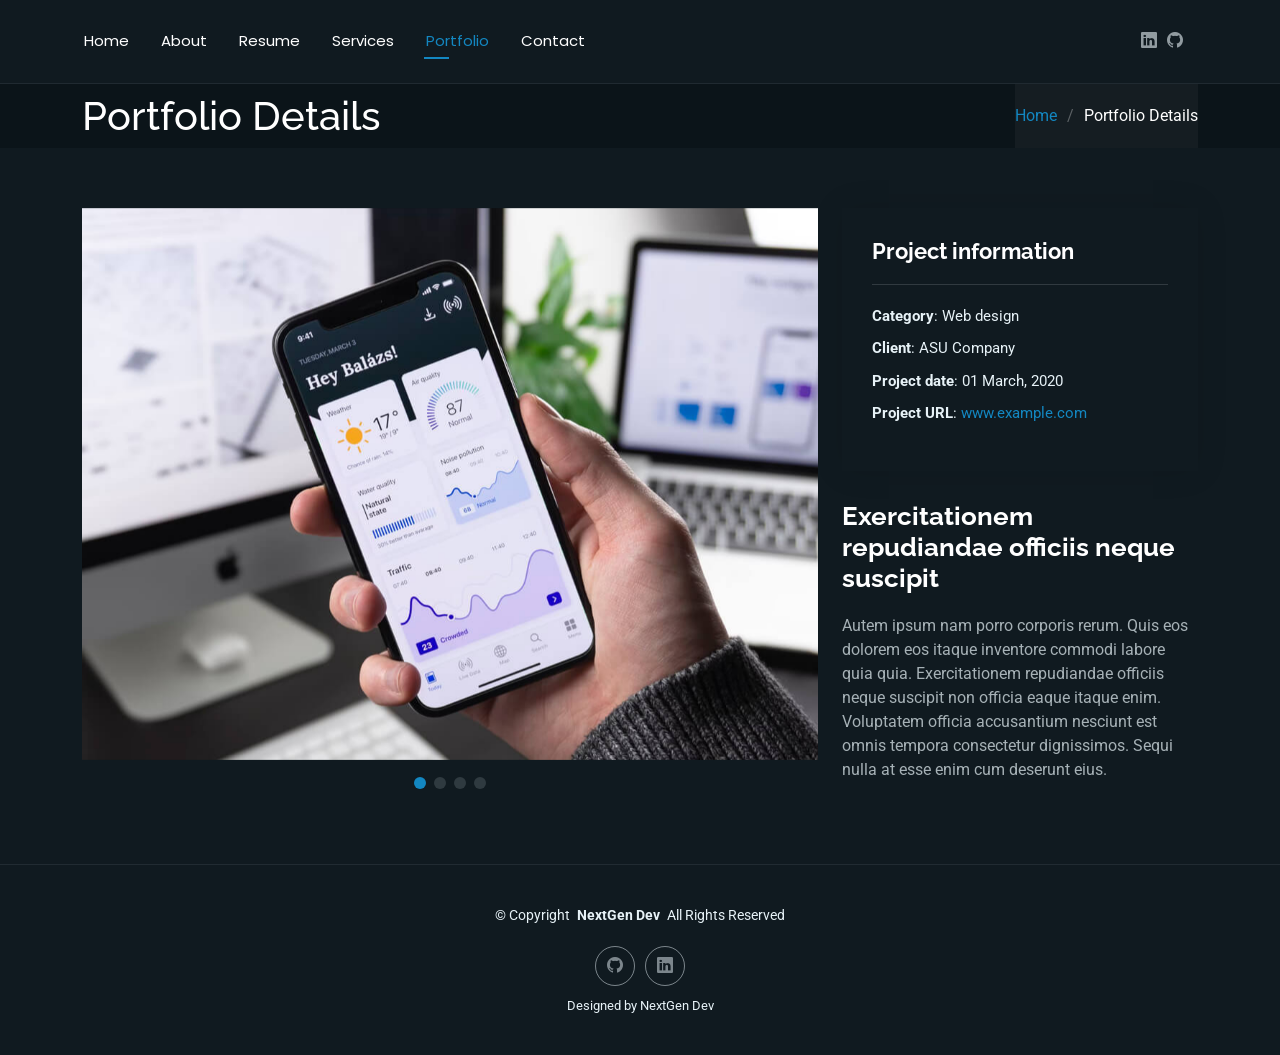
<file: portfolio-details.html>
<!DOCTYPE html>
<html lang="en">

<head>
  <meta charset="utf-8">
  <meta content="width=device-width, initial-scale=1.0" name="viewport">
  <title>Portfolio Details</title>
  <meta name="description" content="">
  <meta name="keywords" content="">

  <!-- Favicons -->
  <link href="assets/img/favicon.png" rel="icon">
  <link href="assets/img/apple-touch-icon.png" rel="apple-touch-icon">

  <!-- Fonts -->
  <link href="https://fonts.googleapis.com" rel="preconnect">
  <link href="https://fonts.gstatic.com" rel="preconnect" crossorigin>
  <link href="https://fonts.googleapis.com/css2?family=Roboto:ital,wght@0,100;0,300;0,400;0,500;0,700;0,900;1,100;1,300;1,400;1,500;1,700;1,900&family=Poppins:ital,wght@0,100;0,200;0,300;0,400;0,500;0,600;0,700;0,800;0,900;1,100;1,200;1,300;1,400;1,500;1,600;1,700;1,800;1,900&family=Raleway:ital,wght@0,100;0,200;0,300;0,400;0,500;0,600;0,700;0,800;0,900;1,100;1,200;1,300;1,400;1,500;1,600;1,700;1,800;1,900&display=swap" rel="stylesheet">

  <!-- Vendor CSS Files -->
  <link href="assets/vendor/bootstrap/css/bootstrap.min.css" rel="stylesheet">
  <link href="assets/vendor/bootstrap-icons/bootstrap-icons.css" rel="stylesheet">
  <link href="assets/vendor/aos/aos.css" rel="stylesheet">
  <link href="assets/vendor/swiper/swiper-bundle.min.css" rel="stylesheet">
  <link href="assets/vendor/glightbox/css/glightbox.min.css" rel="stylesheet">

  <!-- Main CSS File -->
  <link href="assets/css/main.css" rel="stylesheet">

</head>

<body class="Portfolio-details-page">

  <header id="header" class="header d-flex align-items-center light-background sticky-top">
    <div class="container position-relative d-flex align-items-center justify-content-between">

      <!-- <a href="index.html" class="logo d-flex align-items-center me-auto me-xl-0">
      <img src="assets/img/logo.webp" alt="">
      <h1 class="sitename">FolioOne</h1> 
    </a> -->

      <nav id="navmenu" class="navmenu">
        <ul>
          <li><a href="index.html">Home</a></li>
          <li><a href="about.html">About</a></li>
          <li><a href="resume.html">Resume</a></li>
          <li><a href="services.html">Services</a></li>
          <li><a href="portfolio.html" class="active">Portfolio</a></li>
          <li><a href="contact.html">Contact</a></li>
        </ul>
        <i class="mobile-nav-toggle d-xl-none bi bi-list"></i>
      </nav>

      <div class="header-social-links"> 
        <a href="https://www.linkedin.com/in/tendani-archebold-madzivhandila-b66b9423b/"><i class="bi bi-linkedin"></i></a>
        <a href="https://github.com/Madzivhandila"><i class="bi bi-github"></i></a>
      </div>

    </div>
  </header>

  <main class="main">

    <!-- Page Title -->
    <div class="page-title dark-background">
      <div class="container d-lg-flex justify-content-between align-items-center">
        <h1 class="mb-2 mb-lg-0">Portfolio Details</h1>
        <nav class="breadcrumbs">
          <ol>
            <li><a href="index.html">Home</a></li>
            <li class="current">Portfolio Details</li>
          </ol>
        </nav>
      </div>
    </div><!-- End Page Title -->

    <!-- Portfolio Details Section -->
    <section id="portfolio-details" class="portfolio-details section">

      <div class="container" data-aos="fade-up" data-aos-delay="100">

        <div class="row gy-4">

          <div class="col-lg-8">
            <div class="portfolio-details-slider swiper init-swiper">

              <script type="application/json" class="swiper-config">
                {
                  "loop": true,
                  "speed": 600,
                  "autoplay": {
                    "delay": 5000
                  },
                  "slidesPerView": "auto",
                  "pagination": {
                    "el": ".swiper-pagination",
                    "type": "bullets",
                    "clickable": true
                  }
                }
              </script>

              <div class="swiper-wrapper align-items-center">

                <div class="swiper-slide">
                  <img src="assets/img/portfolio/app-1.jpg" alt="">
                </div>

                <div class="swiper-slide">
                  <img src="assets/img/portfolio/product-1.jpg" alt="">
                </div>

                <div class="swiper-slide">
                  <img src="assets/img/portfolio/branding-1.jpg" alt="">
                </div>

                <div class="swiper-slide">
                  <img src="assets/img/portfolio/books-1.jpg" alt="">
                </div>

              </div>
              <div class="swiper-pagination"></div>
            </div>
          </div>

          <div class="col-lg-4">
            <div class="portfolio-info" data-aos="fade-up" data-aos-delay="200">
              <h3>Project information</h3>
              <ul>
                <li><strong>Category</strong>: Web design</li>
                <li><strong>Client</strong>: ASU Company</li>
                <li><strong>Project date</strong>: 01 March, 2020</li>
                <li><strong>Project URL</strong>: <a href="#">www.example.com</a></li>
              </ul>
            </div>
            <div class="portfolio-description" data-aos="fade-up" data-aos-delay="300">
              <h2>Exercitationem repudiandae officiis neque suscipit</h2>
              <p>
                Autem ipsum nam porro corporis rerum. Quis eos dolorem eos itaque inventore commodi labore quia quia. Exercitationem repudiandae officiis neque suscipit non officia eaque itaque enim. Voluptatem officia accusantium nesciunt est omnis tempora consectetur dignissimos. Sequi nulla at esse enim cum deserunt eius.
              </p>
            </div>
          </div>

        </div>

      </div>

    </section><!-- /Portfolio Details Section -->

  </main>

  <footer id="footer" class="footer">

    <div class="container">
      <div class="copyright text-center ">
        <p>© <span>Copyright</span> <strong class="px-1 sitename">NextGen Dev</a></strong> <span>All Rights Reserved<br></span></p>
      </div>
      <div class="social-links d-flex justify-content-center">
        <a href="https://github.com/Madzivhandila"><i class="bi bi-github"></i></a> 
        <a href="https://www.linkedin.com/in/tendani-archebold-madzivhandila-b66b9423b/"><i class="bi bi-linkedin"></i></a>
      </div>
      <div class="credits">
        
        Designed by NextGen Dev</a>
      </div> 
    </div>

  </footer>

  <!-- Scroll Top -->
  <a href="#" id="scroll-top" class="scroll-top d-flex align-items-center justify-content-center"><i class="bi bi-arrow-up-short"></i></a>

  <!-- Preloader -->
  <div id="preloader"></div>

  <!-- Vendor JS Files -->
  <script src="assets/vendor/bootstrap/js/bootstrap.bundle.min.js"></script>
  <script src="assets/vendor/php-email-form/validate.js"></script>
  <script src="assets/vendor/aos/aos.js"></script>
  <script src="assets/vendor/typed.js/typed.umd.js"></script>
  <script src="assets/vendor/waypoints/noframework.waypoints.js"></script>
  <script src="assets/vendor/purecounter/purecounter_vanilla.js"></script>
  <script src="assets/vendor/swiper/swiper-bundle.min.js"></script>
  <script src="assets/vendor/imagesloaded/imagesloaded.pkgd.min.js"></script>
  <script src="assets/vendor/isotope-layout/isotope.pkgd.min.js"></script>
  <script src="assets/vendor/glightbox/js/glightbox.min.js"></script>

  <!-- Main JS File -->
  <script src="assets/js/main.js"></script>

</body>

</html>
</file>
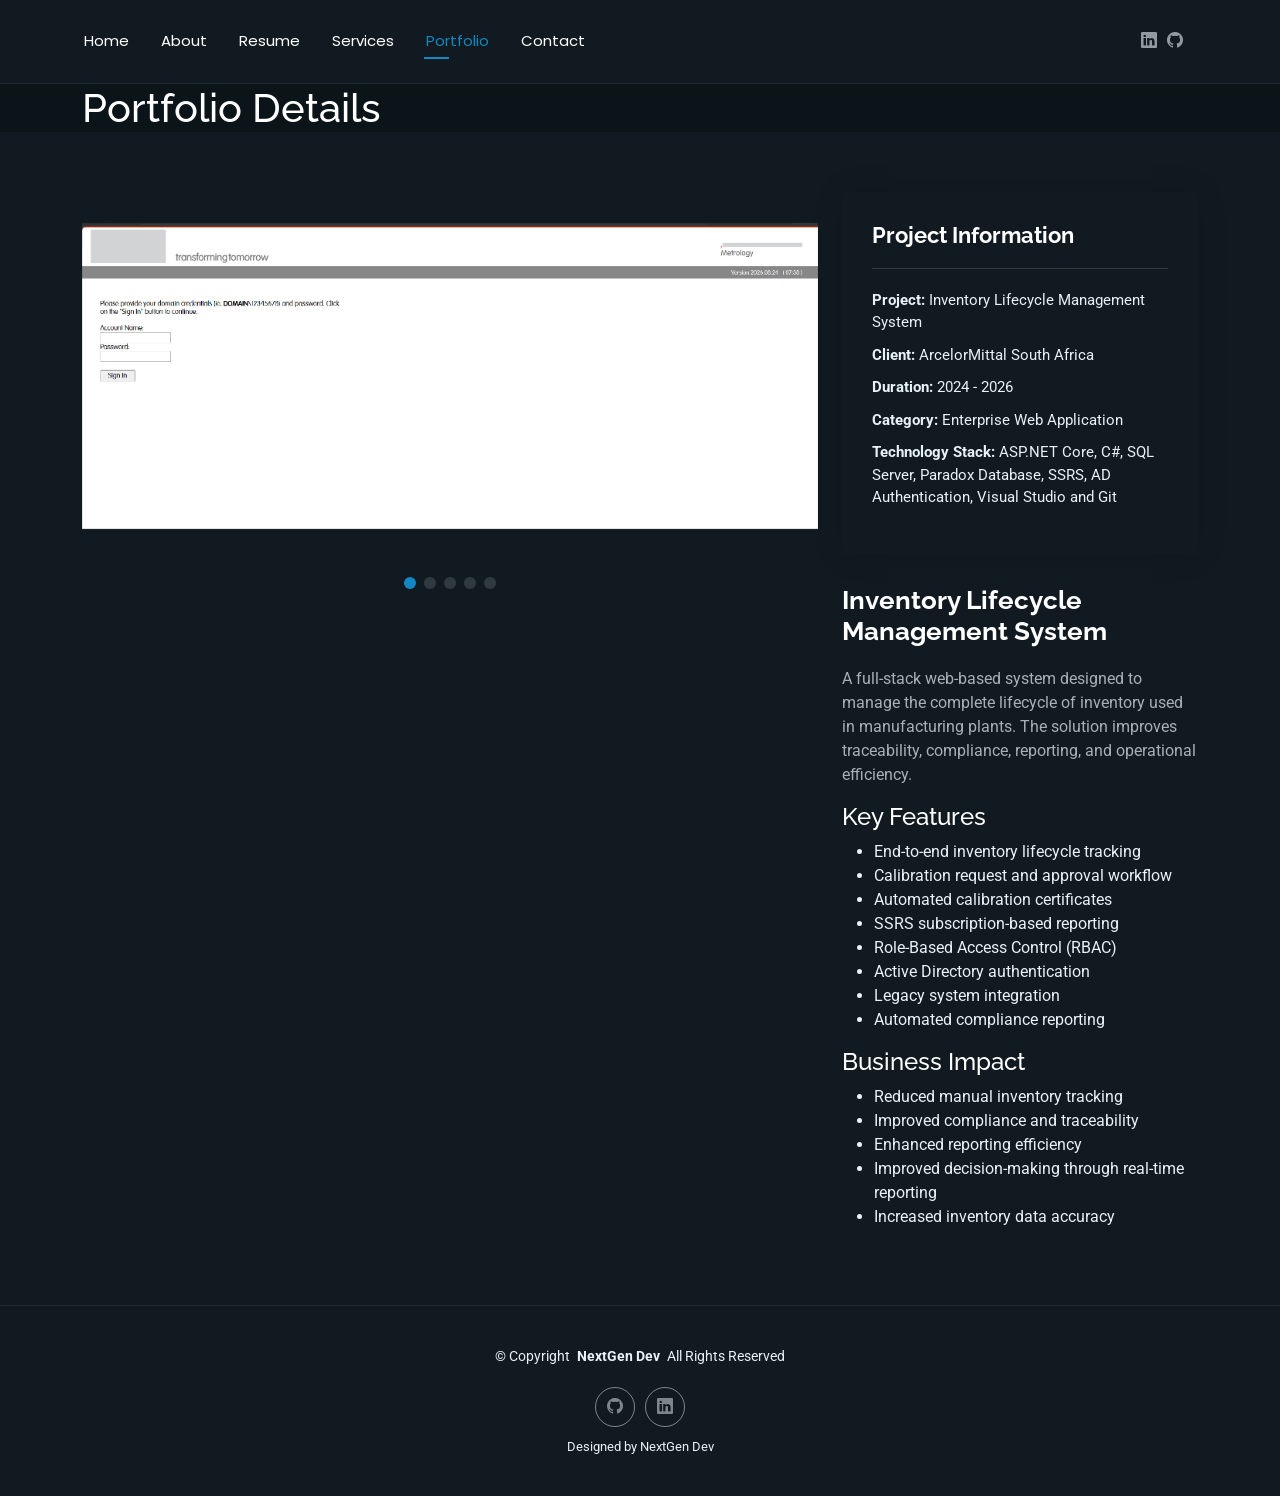
<file: portfolio-inventory.html>
<!DOCTYPE html>
<html lang="en">

<head>
  <meta charset="utf-8">
  <meta content="width=device-width, initial-scale=1.0" name="viewport">
  <title>Portfolio Details</title>
  <meta name="description" content="">
  <meta name="keywords" content="">

  <!-- Fonts -->
  <link href="https://fonts.googleapis.com" rel="preconnect">
  <link href="https://fonts.gstatic.com" rel="preconnect" crossorigin>
  <link href="https://fonts.googleapis.com/css2?family=Roboto:ital,wght@0,100;0,300;0,400;0,500;0,700;0,900;1,100;1,300;1,400;1,500;1,700;1,900&family=Poppins:ital,wght@0,100;0,200;0,300;0,400;0,500;0,600;0,700;0,800;0,900;1,100;1,200;1,300;1,400;1,500;1,600;1,700;1,800;1,900&family=Raleway:ital,wght@0,100;0,200;0,300;0,400;0,500;0,600;0,700;0,800;0,900;1,100;1,200;1,300;1,400;1,500;1,600;1,700;1,800;1,900&display=swap" rel="stylesheet">

  <!-- Vendor CSS Files -->
  <link href="assets/vendor/bootstrap/css/bootstrap.min.css" rel="stylesheet">
  <link href="assets/vendor/bootstrap-icons/bootstrap-icons.css" rel="stylesheet">
  <link href="assets/vendor/aos/aos.css" rel="stylesheet">
  <link href="assets/vendor/swiper/swiper-bundle.min.css" rel="stylesheet">
  <link href="assets/vendor/glightbox/css/glightbox.min.css" rel="stylesheet">

  <!-- Main CSS File -->
  <link href="assets/css/main.css" rel="stylesheet">

</head>

<body class="Portfolio-details-page">

  <header id="header" class="header d-flex align-items-center light-background sticky-top">
    <div class="container position-relative d-flex align-items-center justify-content-between">

      <!-- <a href="index.html" class="logo d-flex align-items-center me-auto me-xl-0">
      <img src="assets/img/logo.webp" alt="">
      <h1 class="sitename">FolioOne</h1> 
    </a> -->

      <nav id="navmenu" class="navmenu">
        <ul>
          <li><a href="index.html">Home</a></li>
          <li><a href="about.html">About</a></li>
          <li><a href="resume.html">Resume</a></li>
          <li><a href="services.html">Services</a></li>
          <li><a href="portfolio.html" class="active">Portfolio</a></li>
          <li><a href="contact.html">Contact</a></li>
        </ul>
        <i class="mobile-nav-toggle d-xl-none bi bi-list"></i>
      </nav>

      <div class="header-social-links"> 
        <a href="https://www.linkedin.com/in/tendani-archebold-madzivhandila-b66b9423b/"><i class="bi bi-linkedin"></i></a>
        <a href="https://github.com/Madzivhandila"><i class="bi bi-github"></i></a>
      </div>

    </div>
  </header>

  <main class="main">

    <!-- Page Title -->
    <div class="page-title dark-background">
      <div class="container d-lg-flex justify-content-between align-items-center">
        <h1 class="mb-2 mb-lg-0">Portfolio Details</h1>
        <nav class="breadcrumbs">
          
        </nav>
      </div>
    </div><!-- End Page Title -->

    <!-- Portfolio Details Section -->
    <section id="portfolio-details" class="portfolio-details section">

      <div class="container" data-aos="fade-up" data-aos-delay="100">

        <div class="row gy-4">

          <div class="col-lg-8">
            <div class="portfolio-details-slider swiper init-swiper">

              <script type="application/json" class="swiper-config">
                {
                  "loop": true,
                  "speed": 600,
                  "autoplay": {
                    "delay": 5000
                  },
                  "slidesPerView": "auto",
                  "pagination": {
                    "el": ".swiper-pagination",
                    "type": "bullets",
                    "clickable": true
                  }
                }
              </script>

              <div class="swiper-wrapper align-items-center">

                <div class="swiper-slide">
                  <img src="assets/img/portfolio/metrologySign.png" alt="">
                </div>


                <div class="swiper-slide">
                  <img src="assets/img/portfolio/metrology2.png" alt="">
                </div>

                <div class="swiper-slide">
                  <img src="assets/img/portfolio/Inventory Lifecycle Management system.png" alt="">
                </div>

                <div class="swiper-slide">
                  <img src="assets/img/portfolio/metrology3.png" alt="">
                </div>

                <div class="swiper-slide">
                  <img src="assets/img/portfolio/metrology4.png" alt="">
                </div>

              </div>
              <div class="swiper-pagination"></div>
            </div>
          </div>

          <div class="col-lg-4">
            <div class="portfolio-info" data-aos="fade-up" data-aos-delay="200">
              <h3>Project Information</h3>
              <ul>
                  <li><strong>Project:</strong> Inventory Lifecycle Management System</li>
                  <li><strong>Client:</strong> ArcelorMittal South Africa</li>
                  <li><strong>Duration:</strong> 2024 - 2026</li>
                  <li><strong>Category:</strong> Enterprise Web Application</li>
                  <li><strong>Technology Stack:</strong> ASP.NET Core, C#, SQL Server, Paradox Database, SSRS, AD Authentication, Visual Studio and Git</li>
              </ul>
          </div>
            <div class="portfolio-description" data-aos="fade-up" data-aos-delay="300">
                  <h2>Inventory Lifecycle Management System</h2>

                  <p>
                      A full-stack web-based system designed to manage the complete lifecycle
                      of inventory used in manufacturing plants. The solution improves
                      traceability, compliance, reporting, and operational efficiency.
                  </p>

                  <h4>Key Features</h4>

                  <ul>
                      <li>End-to-end inventory lifecycle tracking</li>
                      <li>Calibration request and approval workflow</li>
                      <li>Automated calibration certificates</li>
                      <li>SSRS subscription-based reporting</li>
                      <li>Role-Based Access Control (RBAC)</li>
                      <li>Active Directory authentication</li>
                      <li>Legacy system integration</li>
                      <li>Automated compliance reporting</li>
                  </ul>

                  <h4>Business Impact</h4>

                  <ul>
                      <li>Reduced manual inventory tracking</li>
                      <li>Improved compliance and traceability</li>
                      <li>Enhanced reporting efficiency</li>
                      <li>Improved decision-making through real-time reporting</li>
                      <li>Increased inventory data accuracy</li>
                  </ul>
            </div>
          </div>

        </div>

      </div>

    </section><!-- /Portfolio Details Section -->

  </main>

  <footer id="footer" class="footer">

    <div class="container">
      <div class="copyright text-center ">
        <p>© <span>Copyright</span> <strong class="px-1 sitename">NextGen Dev</a></strong> <span>All Rights Reserved<br></span></p>
      </div>
      <div class="social-links d-flex justify-content-center">
        <a href="https://github.com/Madzivhandila"><i class="bi bi-github"></i></a> 
        <a href="https://www.linkedin.com/in/tendani-archebold-madzivhandila-b66b9423b/"><i class="bi bi-linkedin"></i></a>
      </div>
      <div class="credits">
        
        Designed by NextGen Dev</a>
      </div> 
    </div>

  </footer>

  <!-- Scroll Top -->
  <a href="#" id="scroll-top" class="scroll-top d-flex align-items-center justify-content-center"><i class="bi bi-arrow-up-short"></i></a>

  <!-- Preloader -->
  <div id="preloader"></div>

  <!-- Vendor JS Files -->
  <script src="assets/vendor/bootstrap/js/bootstrap.bundle.min.js"></script>
  <script src="assets/vendor/php-email-form/validate.js"></script>
  <script src="assets/vendor/aos/aos.js"></script>
  <script src="assets/vendor/typed.js/typed.umd.js"></script>
  <script src="assets/vendor/waypoints/noframework.waypoints.js"></script>
  <script src="assets/vendor/purecounter/purecounter_vanilla.js"></script>
  <script src="assets/vendor/swiper/swiper-bundle.min.js"></script>
  <script src="assets/vendor/imagesloaded/imagesloaded.pkgd.min.js"></script>
  <script src="assets/vendor/isotope-layout/isotope.pkgd.min.js"></script>
  <script src="assets/vendor/glightbox/js/glightbox.min.js"></script>

  <!-- Main JS File -->
  <script src="assets/js/main.js"></script>

</body>

</html>
</file>
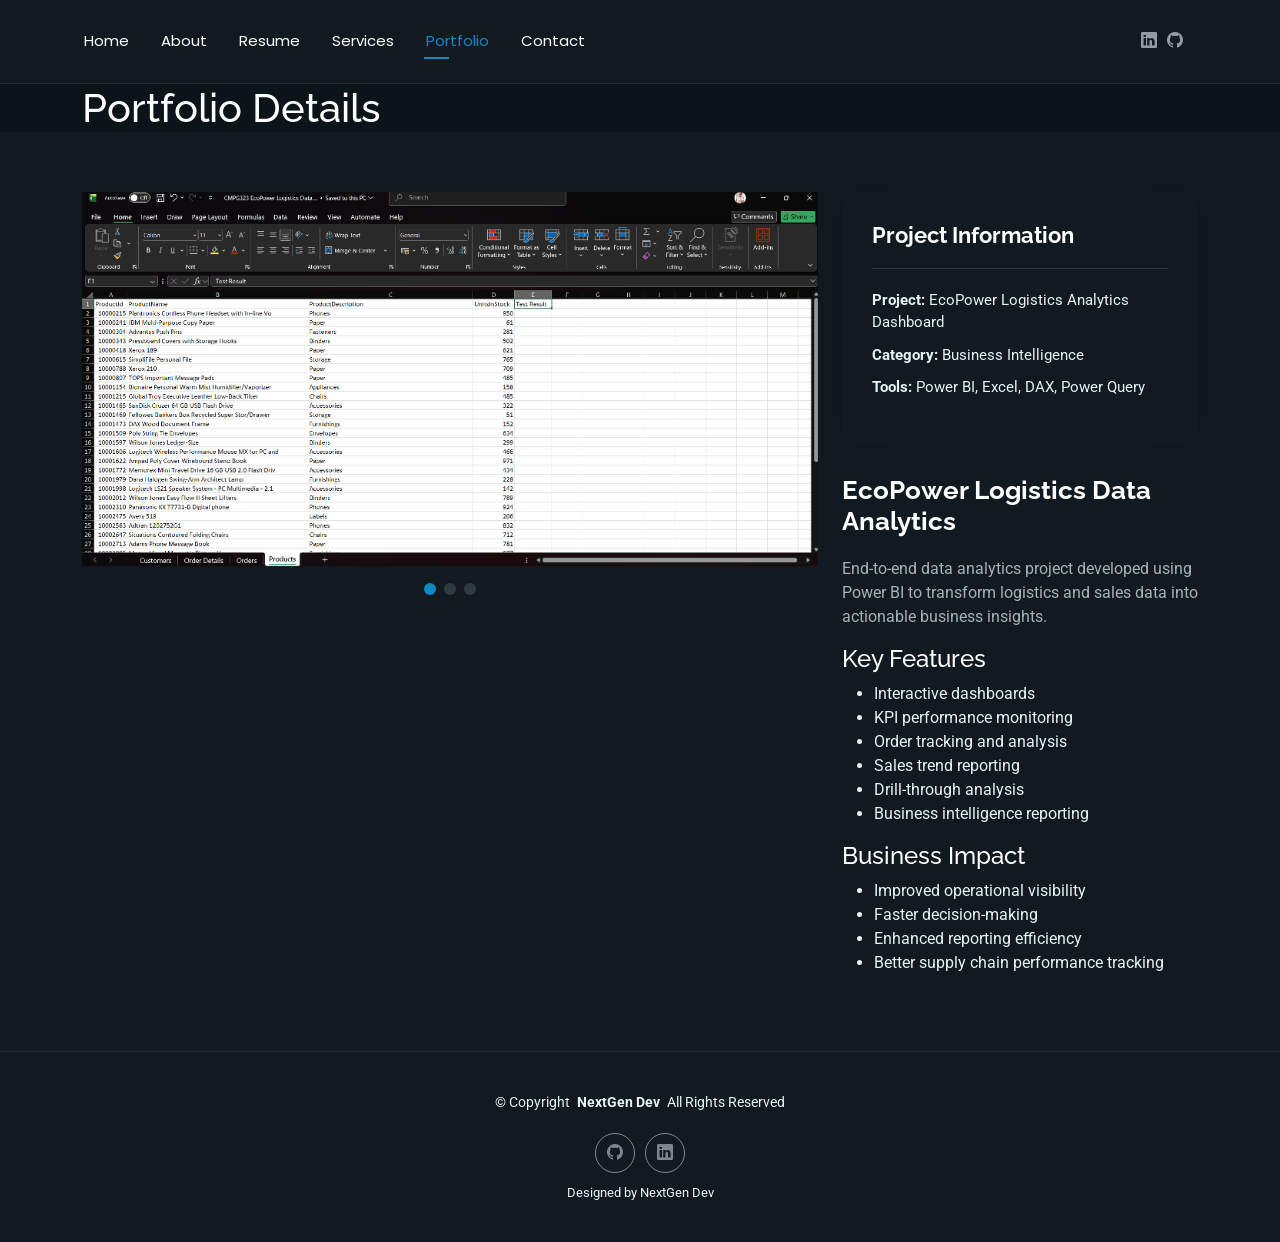
<file: portfolio-PowerBI.html>
<!DOCTYPE html>
<html lang="en">

<head>
  <meta charset="utf-8">
  <meta content="width=device-width, initial-scale=1.0" name="viewport">
  <title>Portfolio Details</title>
  <meta name="description" content="">
  <meta name="keywords" content="">

  <!-- Fonts -->
  <link href="https://fonts.googleapis.com" rel="preconnect">
  <link href="https://fonts.gstatic.com" rel="preconnect" crossorigin>
  <link href="https://fonts.googleapis.com/css2?family=Roboto:ital,wght@0,100;0,300;0,400;0,500;0,700;0,900;1,100;1,300;1,400;1,500;1,700;1,900&family=Poppins:ital,wght@0,100;0,200;0,300;0,400;0,500;0,600;0,700;0,800;0,900;1,100;1,200;1,300;1,400;1,500;1,600;1,700;1,800;1,900&family=Raleway:ital,wght@0,100;0,200;0,300;0,400;0,500;0,600;0,700;0,800;0,900;1,100;1,200;1,300;1,400;1,500;1,600;1,700;1,800;1,900&display=swap" rel="stylesheet">

  <!-- Vendor CSS Files -->
  <link href="assets/vendor/bootstrap/css/bootstrap.min.css" rel="stylesheet">
  <link href="assets/vendor/bootstrap-icons/bootstrap-icons.css" rel="stylesheet">
  <link href="assets/vendor/aos/aos.css" rel="stylesheet">
  <link href="assets/vendor/swiper/swiper-bundle.min.css" rel="stylesheet">
  <link href="assets/vendor/glightbox/css/glightbox.min.css" rel="stylesheet">

  <!-- Main CSS File -->
  <link href="assets/css/main.css" rel="stylesheet">

</head>

<body class="Portfolio-details-page">

  <header id="header" class="header d-flex align-items-center light-background sticky-top">
    <div class="container position-relative d-flex align-items-center justify-content-between">

      <!-- <a href="index.html" class="logo d-flex align-items-center me-auto me-xl-0">
      <img src="assets/img/logo.webp" alt="">
      <h1 class="sitename">FolioOne</h1> 
    </a> -->

      <nav id="navmenu" class="navmenu">
        <ul>
          <li><a href="index.html">Home</a></li>
          <li><a href="about.html">About</a></li>
          <li><a href="resume.html">Resume</a></li>
          <li><a href="services.html">Services</a></li>
          <li><a href="portfolio.html" class="active">Portfolio</a></li>
          <li><a href="contact.html">Contact</a></li>
        </ul>
        <i class="mobile-nav-toggle d-xl-none bi bi-list"></i>
      </nav>

      <div class="header-social-links"> 
        <a href="https://www.linkedin.com/in/tendani-archebold-madzivhandila-b66b9423b/"><i class="bi bi-linkedin"></i></a>
        <a href="https://github.com/Madzivhandila"><i class="bi bi-github"></i></a>
      </div>

    </div>
  </header>

  <main class="main">

    <!-- Page Title -->
    <div class="page-title dark-background">
      <div class="container d-lg-flex justify-content-between align-items-center">
        <h1 class="mb-2 mb-lg-0">Portfolio Details</h1>
        <nav class="breadcrumbs">
          
        </nav>
      </div>
    </div><!-- End Page Title -->

    <!-- Portfolio Details Section -->
    <section id="portfolio-details" class="portfolio-details section">

      <div class="container" data-aos="fade-up" data-aos-delay="100">

        <div class="row gy-4">

          <div class="col-lg-8">
            <div class="portfolio-details-slider swiper init-swiper">

              <script type="application/json" class="swiper-config">
                {
                  "loop": true,
                  "speed": 600,
                  "autoplay": {
                    "delay": 5000
                  },
                  "slidesPerView": "auto",
                  "pagination": {
                    "el": ".swiper-pagination",
                    "type": "bullets",
                    "clickable": true
                  }
                }
              </script>

              <div class="swiper-wrapper align-items-center">

                <div class="swiper-slide">
                  <img src="assets/img/portfolio/UIPath1.png" alt="">
                </div>

                <div class="swiper-slide">
                  <img src="assets/img/portfolio/PowerBI.png" alt="">
                </div>

                <div class="swiper-slide">
                  <img src="assets/img/portfolio/PowerBI1.png" alt="">
                </div>

              </div>
              <div class="swiper-pagination"></div>
            </div>
          </div>

          <div class="col-lg-4">
            <div class="portfolio-info" data-aos="fade-up" data-aos-delay="200">
                  <h3>Project Information</h3>
                  <ul>
                      <li><strong>Project:</strong> EcoPower Logistics Analytics Dashboard</li>
                      <li><strong>Category:</strong> Business Intelligence</li>
                      <li><strong>Tools:</strong> Power BI, Excel, DAX, Power Query</li>
                  </ul>
              </div>
            <div class="portfolio-description" data-aos="fade-up" data-aos-delay="300">
                    <h2>EcoPower Logistics Data Analytics</h2>

                    <p>
                        End-to-end data analytics project developed using Power BI to transform
                        logistics and sales data into actionable business insights.
                    </p>

                    <h4>Key Features</h4>

                    <ul>
                        <li>Interactive dashboards</li>
                        <li>KPI performance monitoring</li>
                        <li>Order tracking and analysis</li>
                        <li>Sales trend reporting</li>
                        <li>Drill-through analysis</li>
                        <li>Business intelligence reporting</li>
                    </ul>

                    <h4>Business Impact</h4>

                    <ul>
                        <li>Improved operational visibility</li>
                        <li>Faster decision-making</li>
                        <li>Enhanced reporting efficiency</li>
                        <li>Better supply chain performance tracking</li>
                    </ul>

                </div>
          </div>

        </div>

      </div>

    </section><!-- /Portfolio Details Section -->

  </main>

  <footer id="footer" class="footer">

    <div class="container">
      <div class="copyright text-center ">
        <p>© <span>Copyright</span> <strong class="px-1 sitename">NextGen Dev</a></strong> <span>All Rights Reserved<br></span></p>
      </div>
      <div class="social-links d-flex justify-content-center">
        <a href="https://github.com/Madzivhandila"><i class="bi bi-github"></i></a> 
        <a href="https://www.linkedin.com/in/tendani-archebold-madzivhandila-b66b9423b/"><i class="bi bi-linkedin"></i></a>
      </div>
      <div class="credits">
        
        Designed by NextGen Dev</a>
      </div> 
    </div>

  </footer>

  <!-- Scroll Top -->
  <a href="#" id="scroll-top" class="scroll-top d-flex align-items-center justify-content-center"><i class="bi bi-arrow-up-short"></i></a>

  <!-- Preloader -->
  <div id="preloader"></div>

  <!-- Vendor JS Files -->
  <script src="assets/vendor/bootstrap/js/bootstrap.bundle.min.js"></script>
  <script src="assets/vendor/php-email-form/validate.js"></script>
  <script src="assets/vendor/aos/aos.js"></script>
  <script src="assets/vendor/typed.js/typed.umd.js"></script>
  <script src="assets/vendor/waypoints/noframework.waypoints.js"></script>
  <script src="assets/vendor/purecounter/purecounter_vanilla.js"></script>
  <script src="assets/vendor/swiper/swiper-bundle.min.js"></script>
  <script src="assets/vendor/imagesloaded/imagesloaded.pkgd.min.js"></script>
  <script src="assets/vendor/isotope-layout/isotope.pkgd.min.js"></script>
  <script src="assets/vendor/glightbox/js/glightbox.min.js"></script>

  <!-- Main JS File -->
  <script src="assets/js/main.js"></script>

</body>

</html>
</file>
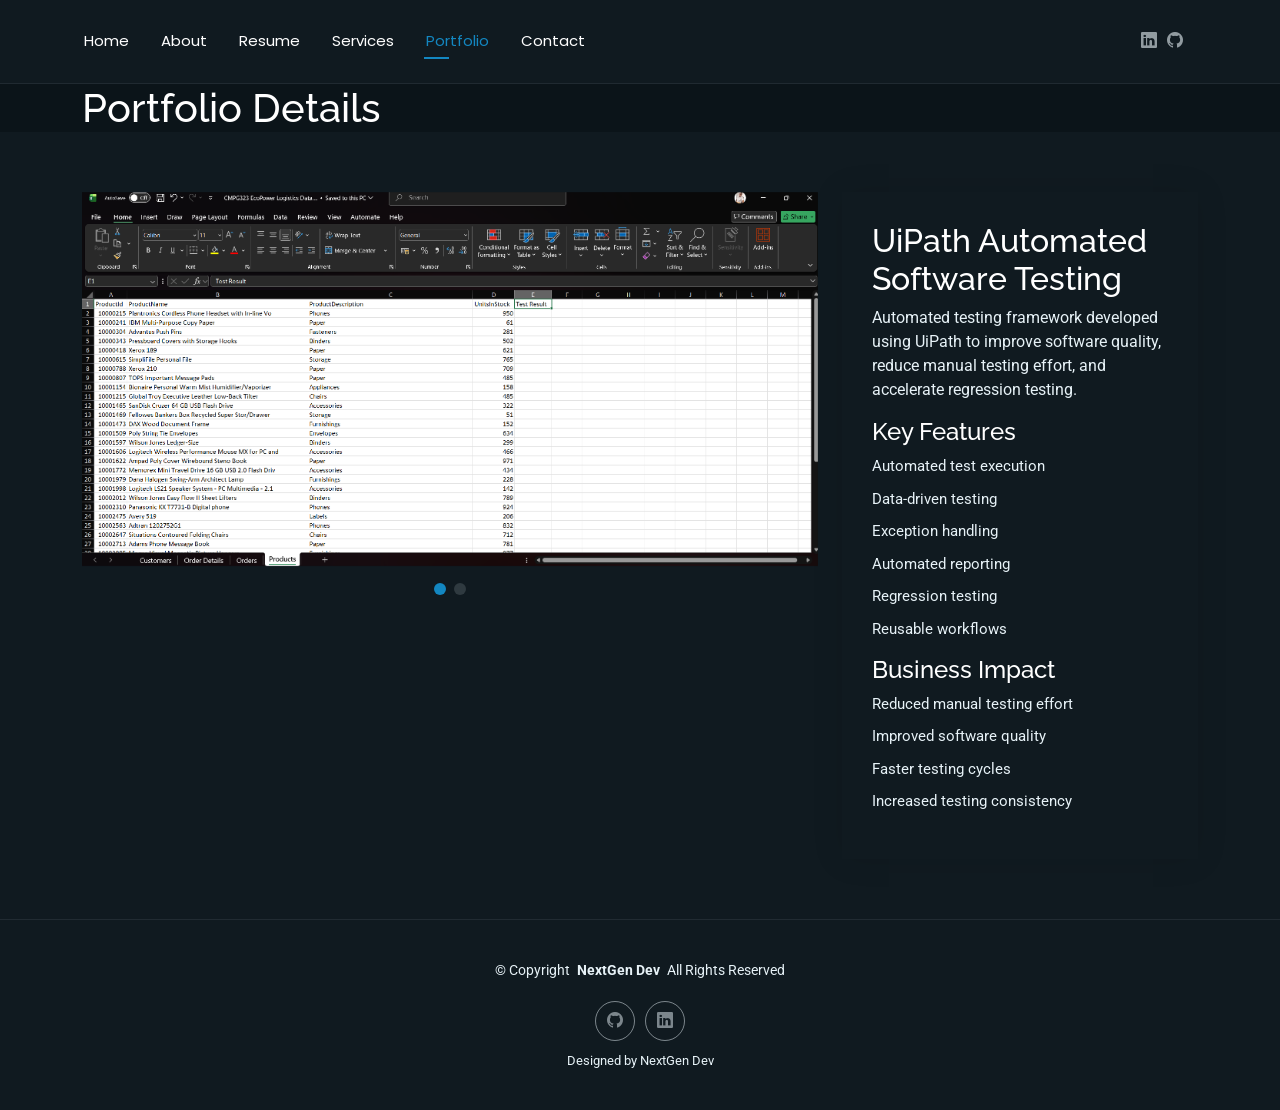
<file: portfolio-UIPath.html>
<!DOCTYPE html>
<html lang="en">

<head>
  <meta charset="utf-8">
  <meta content="width=device-width, initial-scale=1.0" name="viewport">
  <title>Portfolio Details</title>
  <meta name="description" content="">
  <meta name="keywords" content="">

  <!-- Fonts -->
  <link href="https://fonts.googleapis.com" rel="preconnect">
  <link href="https://fonts.gstatic.com" rel="preconnect" crossorigin>
  <link href="https://fonts.googleapis.com/css2?family=Roboto:ital,wght@0,100;0,300;0,400;0,500;0,700;0,900;1,100;1,300;1,400;1,500;1,700;1,900&family=Poppins:ital,wght@0,100;0,200;0,300;0,400;0,500;0,600;0,700;0,800;0,900;1,100;1,200;1,300;1,400;1,500;1,600;1,700;1,800;1,900&family=Raleway:ital,wght@0,100;0,200;0,300;0,400;0,500;0,600;0,700;0,800;0,900;1,100;1,200;1,300;1,400;1,500;1,600;1,700;1,800;1,900&display=swap" rel="stylesheet">

  <!-- Vendor CSS Files -->
  <link href="assets/vendor/bootstrap/css/bootstrap.min.css" rel="stylesheet">
  <link href="assets/vendor/bootstrap-icons/bootstrap-icons.css" rel="stylesheet">
  <link href="assets/vendor/aos/aos.css" rel="stylesheet">
  <link href="assets/vendor/swiper/swiper-bundle.min.css" rel="stylesheet">
  <link href="assets/vendor/glightbox/css/glightbox.min.css" rel="stylesheet">

  <!-- Main CSS File -->
  <link href="assets/css/main.css" rel="stylesheet">

</head>

<body class="Portfolio-details-page">

  <header id="header" class="header d-flex align-items-center light-background sticky-top">
    <div class="container position-relative d-flex align-items-center justify-content-between">

      <!-- <a href="index.html" class="logo d-flex align-items-center me-auto me-xl-0">
      <img src="assets/img/logo.webp" alt="">
      <h1 class="sitename">FolioOne</h1> 
    </a> -->

      <nav id="navmenu" class="navmenu">
        <ul>
          <li><a href="index.html">Home</a></li>
          <li><a href="about.html">About</a></li>
          <li><a href="resume.html">Resume</a></li>
          <li><a href="services.html">Services</a></li>
          <li><a href="portfolio.html" class="active">Portfolio</a></li>
          <li><a href="contact.html">Contact</a></li>
        </ul>
        <i class="mobile-nav-toggle d-xl-none bi bi-list"></i>
      </nav>

      <div class="header-social-links"> 
        <a href="https://www.linkedin.com/in/tendani-archebold-madzivhandila-b66b9423b/"><i class="bi bi-linkedin"></i></a>
        <a href="https://github.com/Madzivhandila"><i class="bi bi-github"></i></a>
      </div>

    </div>
  </header>

  <main class="main">

    <!-- Page Title -->
    <div class="page-title dark-background">
      <div class="container d-lg-flex justify-content-between align-items-center">
        <h1 class="mb-2 mb-lg-0">Portfolio Details</h1>
        <nav class="breadcrumbs">
          
        </nav>
      </div>
    </div><!-- End Page Title -->

    <!-- Portfolio Details Section -->
    <section id="portfolio-details" class="portfolio-details section">

      <div class="container" data-aos="fade-up" data-aos-delay="100">

        <div class="row gy-4">

          <div class="col-lg-8">
            <div class="portfolio-details-slider swiper init-swiper">

              <script type="application/json" class="swiper-config">
                {
                  "loop": true,
                  "speed": 600,
                  "autoplay": {
                    "delay": 5000
                  },
                  "slidesPerView": "auto",
                  "pagination": {
                    "el": ".swiper-pagination",
                    "type": "bullets",
                    "clickable": true
                  }
                }
              </script>

              <div class="swiper-wrapper align-items-center">

                <div class="swiper-slide">
                  <img src="assets/img/portfolio/UIPath1.png" alt="">
                </div>

                <div class="swiper-slide">
                  <img src="assets/img/portfolio/UIPath.png" alt="">
                </div>


              </div>
              <div class="swiper-pagination"></div>
            </div>
          </div>

          <div class="col-lg-4">
            <div class="portfolio-info" data-aos="fade-up" data-aos-delay="200">
                  <h2>UiPath Automated Software Testing</h2>

                  <p>
                      Automated testing framework developed using UiPath to improve software
                      quality, reduce manual testing effort, and accelerate regression testing.
                  </p>

                  <h4>Key Features</h4>

                  <ul>
                      <li>Automated test execution</li>
                      <li>Data-driven testing</li>
                      <li>Exception handling</li>
                      <li>Automated reporting</li>
                      <li>Regression testing</li>
                      <li>Reusable workflows</li>
                  </ul>

                  <h4>Business Impact</h4>

                  <ul>
                      <li>Reduced manual testing effort</li>
                      <li>Improved software quality</li>
                      <li>Faster testing cycles</li>
                      <li>Increased testing consistency</li>
                  </ul>

              </div>
          </div>

        </div>

      </div>

    </section><!-- /Portfolio Details Section -->

  </main>

  <footer id="footer" class="footer">

    <div class="container">
      <div class="copyright text-center ">
        <p>© <span>Copyright</span> <strong class="px-1 sitename">NextGen Dev</a></strong> <span>All Rights Reserved<br></span></p>
      </div>
      <div class="social-links d-flex justify-content-center">
        <a href="https://github.com/Madzivhandila"><i class="bi bi-github"></i></a> 
        <a href="https://www.linkedin.com/in/tendani-archebold-madzivhandila-b66b9423b/"><i class="bi bi-linkedin"></i></a>
      </div>
      <div class="credits">
        
        Designed by NextGen Dev</a>
      </div> 
    </div>

  </footer>

  <!-- Scroll Top -->
  <a href="#" id="scroll-top" class="scroll-top d-flex align-items-center justify-content-center"><i class="bi bi-arrow-up-short"></i></a>

  <!-- Preloader -->
  <div id="preloader"></div>

  <!-- Vendor JS Files -->
  <script src="assets/vendor/bootstrap/js/bootstrap.bundle.min.js"></script>
  <script src="assets/vendor/php-email-form/validate.js"></script>
  <script src="assets/vendor/aos/aos.js"></script>
  <script src="assets/vendor/typed.js/typed.umd.js"></script>
  <script src="assets/vendor/waypoints/noframework.waypoints.js"></script>
  <script src="assets/vendor/purecounter/purecounter_vanilla.js"></script>
  <script src="assets/vendor/swiper/swiper-bundle.min.js"></script>
  <script src="assets/vendor/imagesloaded/imagesloaded.pkgd.min.js"></script>
  <script src="assets/vendor/isotope-layout/isotope.pkgd.min.js"></script>
  <script src="assets/vendor/glightbox/js/glightbox.min.js"></script>

  <!-- Main JS File -->
  <script src="assets/js/main.js"></script>

</body>

</html>
</file>
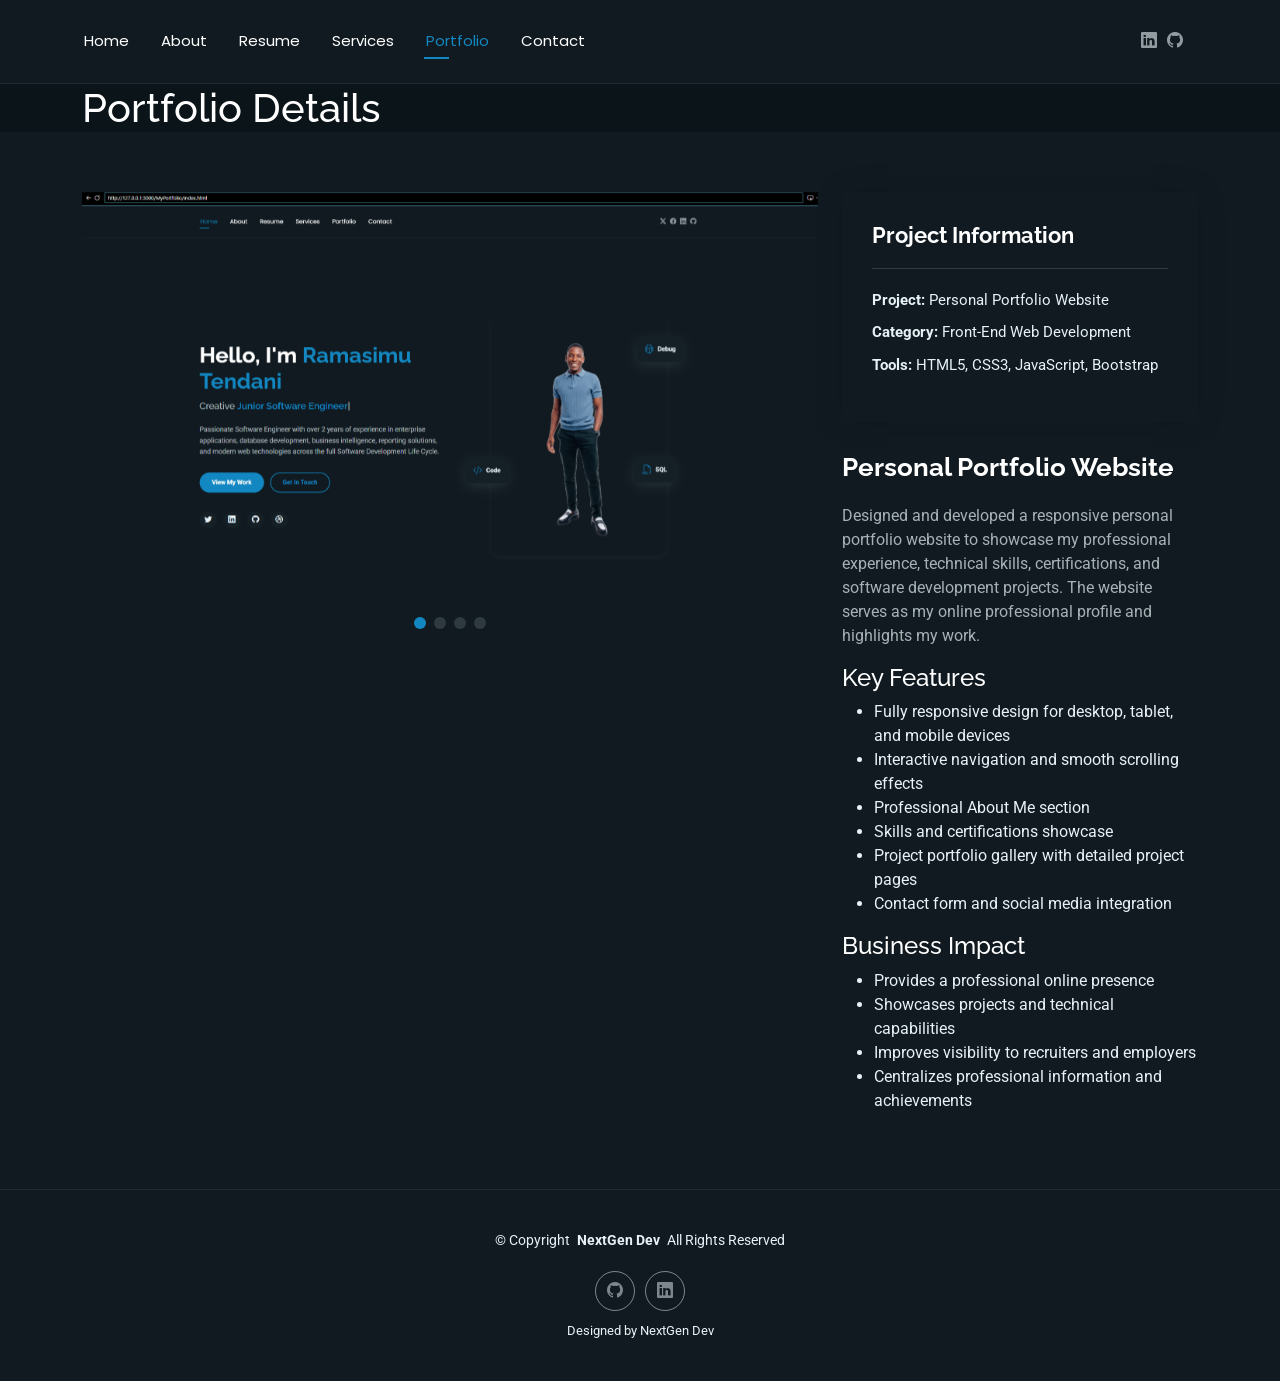
<file: portfolio-Web_Portfolio.html>
<!DOCTYPE html>
<html lang="en">

<head>
  <meta charset="utf-8">
  <meta content="width=device-width, initial-scale=1.0" name="viewport">
  <title>Portfolio Details</title>
  <meta name="description" content="">
  <meta name="keywords" content="">

  <!-- Fonts -->
  <link href="https://fonts.googleapis.com" rel="preconnect">
  <link href="https://fonts.gstatic.com" rel="preconnect" crossorigin>
  <link href="https://fonts.googleapis.com/css2?family=Roboto:ital,wght@0,100;0,300;0,400;0,500;0,700;0,900;1,100;1,300;1,400;1,500;1,700;1,900&family=Poppins:ital,wght@0,100;0,200;0,300;0,400;0,500;0,600;0,700;0,800;0,900;1,100;1,200;1,300;1,400;1,500;1,600;1,700;1,800;1,900&family=Raleway:ital,wght@0,100;0,200;0,300;0,400;0,500;0,600;0,700;0,800;0,900;1,100;1,200;1,300;1,400;1,500;1,600;1,700;1,800;1,900&display=swap" rel="stylesheet">

  <!-- Vendor CSS Files -->
  <link href="assets/vendor/bootstrap/css/bootstrap.min.css" rel="stylesheet">
  <link href="assets/vendor/bootstrap-icons/bootstrap-icons.css" rel="stylesheet">
  <link href="assets/vendor/aos/aos.css" rel="stylesheet">
  <link href="assets/vendor/swiper/swiper-bundle.min.css" rel="stylesheet">
  <link href="assets/vendor/glightbox/css/glightbox.min.css" rel="stylesheet">

  <!-- Main CSS File -->
  <link href="assets/css/main.css" rel="stylesheet">

</head>

<body class="Portfolio-details-page">

  <header id="header" class="header d-flex align-items-center light-background sticky-top">
    <div class="container position-relative d-flex align-items-center justify-content-between">

      <!-- <a href="index.html" class="logo d-flex align-items-center me-auto me-xl-0">
      <img src="assets/img/logo.webp" alt="">
      <h1 class="sitename">FolioOne</h1> 
    </a> -->

      <nav id="navmenu" class="navmenu">
        <ul>
          <li><a href="index.html">Home</a></li>
          <li><a href="about.html">About</a></li>
          <li><a href="resume.html">Resume</a></li>
          <li><a href="services.html">Services</a></li>
          <li><a href="portfolio.html" class="active">Portfolio</a></li>
          <li><a href="contact.html">Contact</a></li>
        </ul>
        <i class="mobile-nav-toggle d-xl-none bi bi-list"></i>
      </nav>

      <div class="header-social-links"> 
        <a href="https://www.linkedin.com/in/tendani-archebold-madzivhandila-b66b9423b/"><i class="bi bi-linkedin"></i></a>
        <a href="https://github.com/Madzivhandila"><i class="bi bi-github"></i></a>
      </div>

    </div>
  </header>

  <main class="main">

    <!-- Page Title -->
    <div class="page-title dark-background">
      <div class="container d-lg-flex justify-content-between align-items-center">
        <h1 class="mb-2 mb-lg-0">Portfolio Details</h1>
        <nav class="breadcrumbs">
          
        </nav>
      </div>
    </div><!-- End Page Title -->

    <!-- Portfolio Details Section -->
    <section id="portfolio-details" class="portfolio-details section">

      <div class="container" data-aos="fade-up" data-aos-delay="100">

        <div class="row gy-4">

          <div class="col-lg-8">
            <div class="portfolio-details-slider swiper init-swiper">

              <script type="application/json" class="swiper-config">
                {
                  "loop": true,
                  "speed": 600,
                  "autoplay": {
                    "delay": 5000
                  },
                  "slidesPerView": "auto",
                  "pagination": {
                    "el": ".swiper-pagination",
                    "type": "bullets",
                    "clickable": true
                  }
                }
              </script>

              <div class="swiper-wrapper align-items-center">

                <div class="swiper-slide">
                  <img src="assets/img/portfolio/portfilioweb.png" alt="">
                </div>


                <div class="swiper-slide">
                  <img src="assets/img/portfolio/portfilioweb1.png" alt="">
                </div>

                <div class="swiper-slide">
                  <img src="assets/img/portfolio/portfilioweb2.png" alt="">
                </div>

                <div class="swiper-slide">
                  <img src="assets/img/portfolio/portfilioweb4.png" alt="">
                </div>

              </div>
              <div class="swiper-pagination"></div>
            </div>
          </div>

          <div class="col-lg-4">
            <div class="portfolio-info" data-aos="fade-up" data-aos-delay="200">
                  <h3>Project Information</h3>
                  <ul>
                      <li><strong>Project:</strong> Personal Portfolio Website</li>
                      <li><strong>Category:</strong> Front-End Web Development</li>
                      <li><strong>Tools:</strong> HTML5, CSS3, JavaScript, Bootstrap</li>
                  </ul>
              </div>
            <div class="portfolio-description" data-aos="fade-up" data-aos-delay="300">
                    <h2>Personal Portfolio Website</h2>

                    <p>
                        Designed and developed a responsive personal portfolio website to showcase my professional experience,
                        technical skills, certifications, and software development projects. The website serves as my 
                        online professional profile and highlights my work.
                    </p>

                    <h4>Key Features</h4>

                    <ul>
                        <li>Fully responsive design for desktop, tablet, and mobile devices</li>
                        <li>Interactive navigation and smooth scrolling effects</li>
                        <li>Professional About Me section</li>
                        <li>Skills and certifications showcase</li>
                        <li>Project portfolio gallery with detailed project pages</li>
                        <li>Contact form and social media integration</li>
                    </ul>

                    <h4>Business Impact</h4>

                    <ul>
                        <li>Provides a professional online presence</li>
                        <li>Showcases projects and technical capabilities</li>
                        <li>Improves visibility to recruiters and employers</li>
                        <li>Centralizes professional information and achievements</li>
                    </ul>

                </div>
          </div>

        </div>

      </div>

    </section><!-- /Portfolio Details Section -->

  </main>

  <footer id="footer" class="footer">

    <div class="container">
      <div class="copyright text-center ">
        <p>© <span>Copyright</span> <strong class="px-1 sitename">NextGen Dev</a></strong> <span>All Rights Reserved<br></span></p>
      </div>
      <div class="social-links d-flex justify-content-center">
        <a href="https://github.com/Madzivhandila"><i class="bi bi-github"></i></a> 
        <a href="https://www.linkedin.com/in/tendani-archebold-madzivhandila-b66b9423b/"><i class="bi bi-linkedin"></i></a>
      </div>
      <div class="credits">
        
        Designed by NextGen Dev</a>
      </div> 
    </div>

  </footer>

  <!-- Scroll Top -->
  <a href="#" id="scroll-top" class="scroll-top d-flex align-items-center justify-content-center"><i class="bi bi-arrow-up-short"></i></a>

  <!-- Preloader -->
  <div id="preloader"></div>

  <!-- Vendor JS Files -->
  <script src="assets/vendor/bootstrap/js/bootstrap.bundle.min.js"></script>
  <script src="assets/vendor/php-email-form/validate.js"></script>
  <script src="assets/vendor/aos/aos.js"></script>
  <script src="assets/vendor/typed.js/typed.umd.js"></script>
  <script src="assets/vendor/waypoints/noframework.waypoints.js"></script>
  <script src="assets/vendor/purecounter/purecounter_vanilla.js"></script>
  <script src="assets/vendor/swiper/swiper-bundle.min.js"></script>
  <script src="assets/vendor/imagesloaded/imagesloaded.pkgd.min.js"></script>
  <script src="assets/vendor/isotope-layout/isotope.pkgd.min.js"></script>
  <script src="assets/vendor/glightbox/js/glightbox.min.js"></script>

  <!-- Main JS File -->
  <script src="assets/js/main.js"></script>

</body>

</html>
</file>
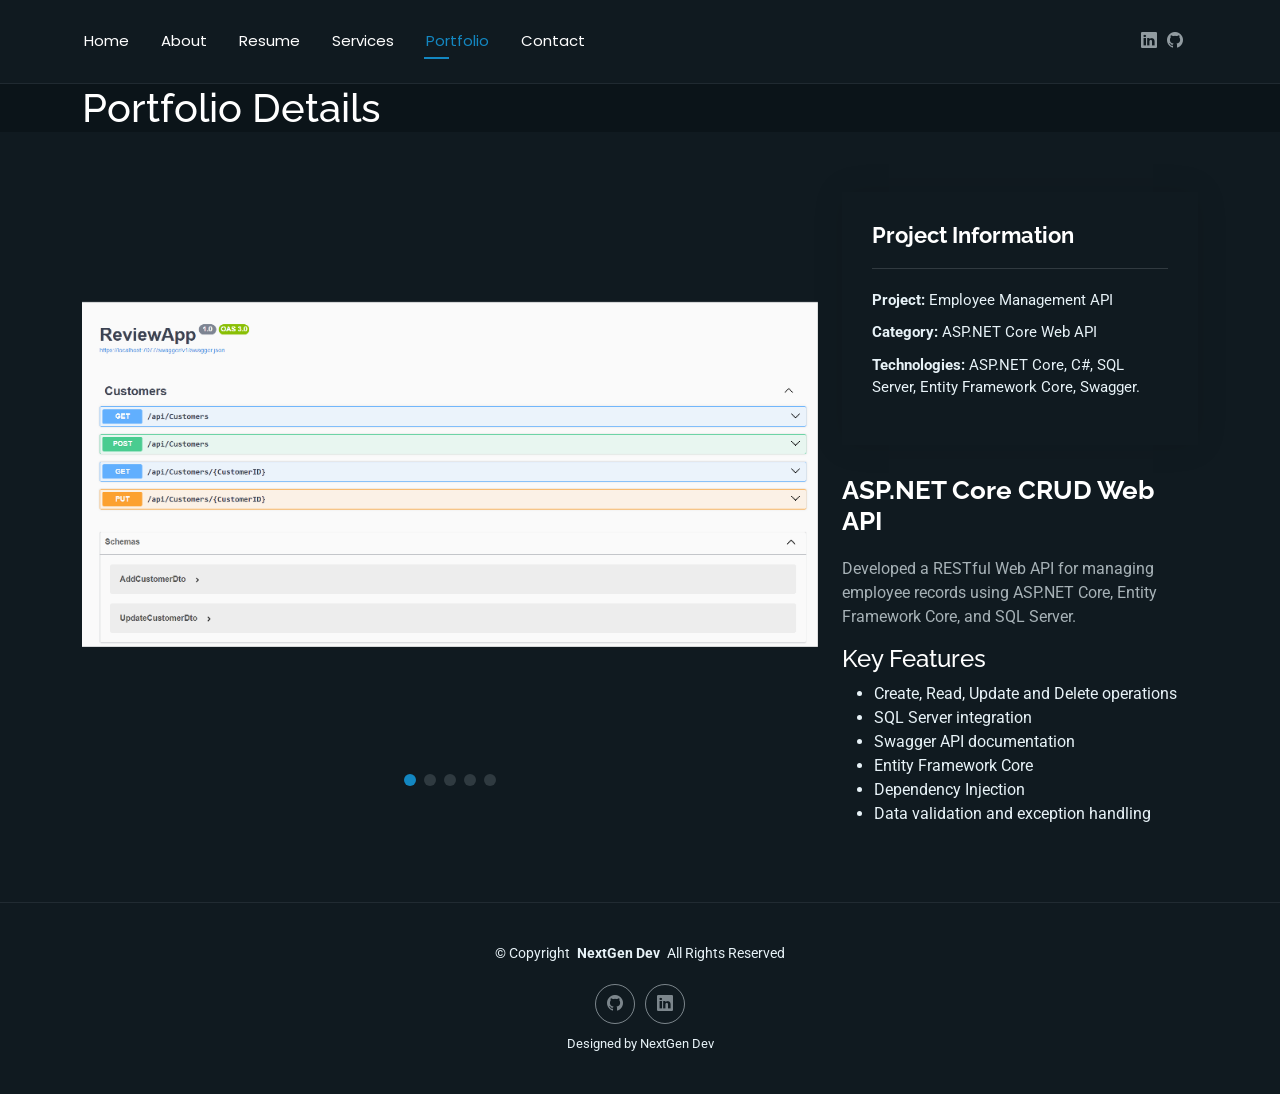
<file: portfolio-webapi.html>
<!DOCTYPE html>
<html lang="en">

<head>
  <meta charset="utf-8">
  <meta content="width=device-width, initial-scale=1.0" name="viewport">
  <title>Portfolio Details</title>
  <meta name="description" content="">
  <meta name="keywords" content="">

  <!-- Fonts -->
  <link href="https://fonts.googleapis.com" rel="preconnect">
  <link href="https://fonts.gstatic.com" rel="preconnect" crossorigin>
  <link href="https://fonts.googleapis.com/css2?family=Roboto:ital,wght@0,100;0,300;0,400;0,500;0,700;0,900;1,100;1,300;1,400;1,500;1,700;1,900&family=Poppins:ital,wght@0,100;0,200;0,300;0,400;0,500;0,600;0,700;0,800;0,900;1,100;1,200;1,300;1,400;1,500;1,600;1,700;1,800;1,900&family=Raleway:ital,wght@0,100;0,200;0,300;0,400;0,500;0,600;0,700;0,800;0,900;1,100;1,200;1,300;1,400;1,500;1,600;1,700;1,800;1,900&display=swap" rel="stylesheet">

  <!-- Vendor CSS Files -->
  <link href="assets/vendor/bootstrap/css/bootstrap.min.css" rel="stylesheet">
  <link href="assets/vendor/bootstrap-icons/bootstrap-icons.css" rel="stylesheet">
  <link href="assets/vendor/aos/aos.css" rel="stylesheet">
  <link href="assets/vendor/swiper/swiper-bundle.min.css" rel="stylesheet">
  <link href="assets/vendor/glightbox/css/glightbox.min.css" rel="stylesheet">

  <!-- Main CSS File -->
  <link href="assets/css/main.css" rel="stylesheet">

</head>

<body class="Portfolio-details-page">

  <header id="header" class="header d-flex align-items-center light-background sticky-top">
    <div class="container position-relative d-flex align-items-center justify-content-between">

      <!-- <a href="index.html" class="logo d-flex align-items-center me-auto me-xl-0">
      <img src="assets/img/logo.webp" alt="">
      <h1 class="sitename">FolioOne</h1> 
    </a> -->

      <nav id="navmenu" class="navmenu">
        <ul>
          <li><a href="index.html">Home</a></li>
          <li><a href="about.html">About</a></li>
          <li><a href="resume.html">Resume</a></li>
          <li><a href="services.html">Services</a></li>
          <li><a href="portfolio.html" class="active">Portfolio</a></li>
          <li><a href="contact.html">Contact</a></li>
        </ul>
        <i class="mobile-nav-toggle d-xl-none bi bi-list"></i>
      </nav>

      <div class="header-social-links"> 
        <a href="https://www.linkedin.com/in/tendani-archebold-madzivhandila-b66b9423b/"><i class="bi bi-linkedin"></i></a>
        <a href="https://github.com/Madzivhandila"><i class="bi bi-github"></i></a>
      </div>

    </div>
  </header>

  <main class="main">

    <!-- Page Title -->
    <div class="page-title dark-background">
      <div class="container d-lg-flex justify-content-between align-items-center">
        <h1 class="mb-2 mb-lg-0">Portfolio Details</h1>
        <nav class="breadcrumbs">
          
        </nav>
      </div>
    </div><!-- End Page Title -->

    <!-- Portfolio Details Section -->
    <section id="portfolio-details" class="portfolio-details section">

      <div class="container" data-aos="fade-up" data-aos-delay="100">

        <div class="row gy-4">

          <div class="col-lg-8">
            <div class="portfolio-details-slider swiper init-swiper">

              <script type="application/json" class="swiper-config">
                {
                  "loop": true,
                  "speed": 600,
                  "autoplay": {
                    "delay": 5000
                  },
                  "slidesPerView": "auto",
                  "pagination": {
                    "el": ".swiper-pagination",
                    "type": "bullets",
                    "clickable": true
                  }
                }
              </script>

              <div class="swiper-wrapper align-items-center">

                <div class="swiper-slide">
                  <img src="assets/img/portfolio/WEBAPI.png" alt="">
                </div>


                <div class="swiper-slide">
                  <img src="assets/img/portfolio/API1.png" alt="">
                </div>

                <div class="swiper-slide">
                  <img src="assets/img/portfolio/API2.png" alt="">
                </div>

                <div class="swiper-slide">
                  <img src="assets/img/portfolio/API3.png" alt="">
                </div>

                <div class="swiper-slide">
                  <img src="assets/img/portfolio/API4.png" alt="">
                </div>

              </div>
              <div class="swiper-pagination"></div>
            </div>
          </div>

          <div class="col-lg-4">
            <div class="portfolio-info" data-aos="fade-up" data-aos-delay="200">
                <h3>Project Information</h3>
                <ul>
                    <li><strong>Project:</strong> Employee Management API</li>
                    <li><strong>Category:</strong> ASP.NET Core Web API</li>
                    <li><strong>Technologies:</strong> ASP.NET Core, C#, SQL Server, Entity Framework Core, Swagger.</li>
                </ul>
            </div>
            <div class="portfolio-description" data-aos="fade-up" data-aos-delay="300">
              <h2>ASP.NET Core CRUD Web API</h2>

              <p>
                  Developed a RESTful Web API for managing employee records using
                  ASP.NET Core, Entity Framework Core, and SQL Server.
              </p>

              <h4>Key Features</h4>

              <ul>
                  <li>Create, Read, Update and Delete operations</li>
                  <li>SQL Server integration</li>
                  <li>Swagger API documentation</li>
                  <li>Entity Framework Core</li>
                  <li>Dependency Injection</li>
                  <li>Data validation and exception handling</li>
              </ul>
            </div>
          </div>

        </div>

      </div>

    </section><!-- /Portfolio Details Section -->

  </main>

  <footer id="footer" class="footer">

    <div class="container">
      <div class="copyright text-center ">
        <p>© <span>Copyright</span> <strong class="px-1 sitename">NextGen Dev</a></strong> <span>All Rights Reserved<br></span></p>
      </div>
      <div class="social-links d-flex justify-content-center">
        <a href="https://github.com/Madzivhandila"><i class="bi bi-github"></i></a> 
        <a href="https://www.linkedin.com/in/tendani-archebold-madzivhandila-b66b9423b/"><i class="bi bi-linkedin"></i></a>
      </div>
      <div class="credits">
        
        Designed by NextGen Dev</a>
      </div> 
    </div>

  </footer>

  <!-- Scroll Top -->
  <a href="#" id="scroll-top" class="scroll-top d-flex align-items-center justify-content-center"><i class="bi bi-arrow-up-short"></i></a>

  <!-- Preloader -->
  <div id="preloader"></div>

  <!-- Vendor JS Files -->
  <script src="assets/vendor/bootstrap/js/bootstrap.bundle.min.js"></script>
  <script src="assets/vendor/php-email-form/validate.js"></script>
  <script src="assets/vendor/aos/aos.js"></script>
  <script src="assets/vendor/typed.js/typed.umd.js"></script>
  <script src="assets/vendor/waypoints/noframework.waypoints.js"></script>
  <script src="assets/vendor/purecounter/purecounter_vanilla.js"></script>
  <script src="assets/vendor/swiper/swiper-bundle.min.js"></script>
  <script src="assets/vendor/imagesloaded/imagesloaded.pkgd.min.js"></script>
  <script src="assets/vendor/isotope-layout/isotope.pkgd.min.js"></script>
  <script src="assets/vendor/glightbox/js/glightbox.min.js"></script>

  <!-- Main JS File -->
  <script src="assets/js/main.js"></script>

</body>

</html>
</file>
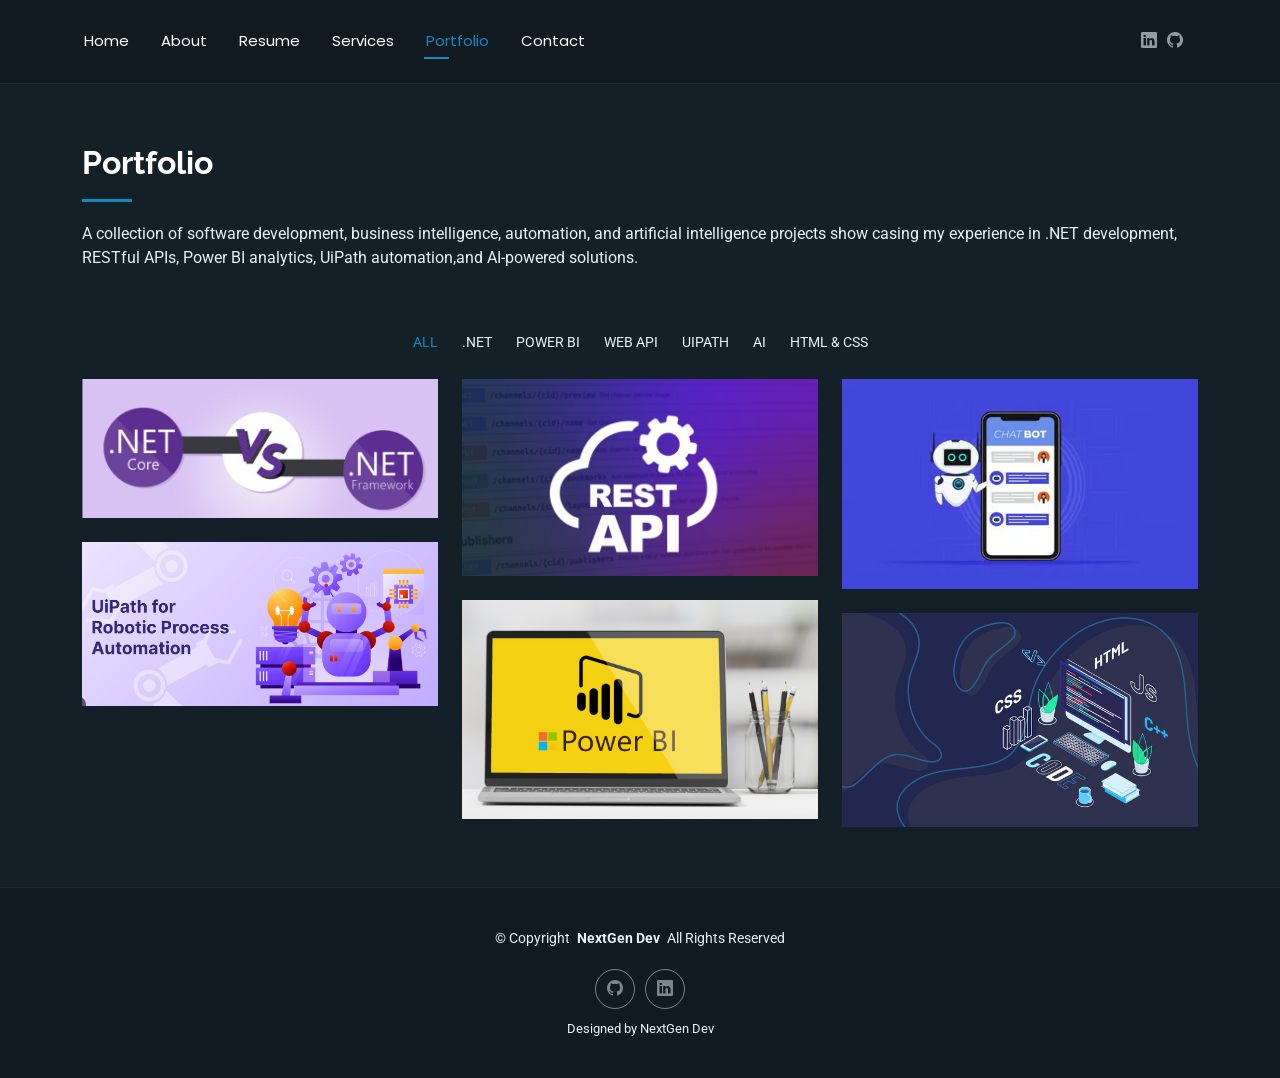
<file: portfolio.html>
<!DOCTYPE html>
<html lang="en">

<head>
  <meta charset="utf-8">
  <meta content="width=device-width, initial-scale=1.0" name="viewport">
  <title>Portfolio</title>
  <meta name="description" content="">
  <meta name="keywords" content="">


  <!-- Fonts -->
  <link href="https://fonts.googleapis.com" rel="preconnect">
  <link href="https://fonts.gstatic.com" rel="preconnect" crossorigin>
  <link href="https://fonts.googleapis.com/css2?family=Roboto:ital,wght@0,100;0,300;0,400;0,500;0,700;0,900;1,100;1,300;1,400;1,500;1,700;1,900&family=Poppins:ital,wght@0,100;0,200;0,300;0,400;0,500;0,600;0,700;0,800;0,900;1,100;1,200;1,300;1,400;1,500;1,600;1,700;1,800;1,900&family=Raleway:ital,wght@0,100;0,200;0,300;0,400;0,500;0,600;0,700;0,800;0,900;1,100;1,200;1,300;1,400;1,500;1,600;1,700;1,800;1,900&display=swap" rel="stylesheet">

  <!-- Vendor CSS Files -->
  <link href="assets/vendor/bootstrap/css/bootstrap.min.css" rel="stylesheet">
  <link href="assets/vendor/bootstrap-icons/bootstrap-icons.css" rel="stylesheet">
  <link href="assets/vendor/aos/aos.css" rel="stylesheet">
  <link href="assets/vendor/swiper/swiper-bundle.min.css" rel="stylesheet">
  <link href="assets/vendor/glightbox/css/glightbox.min.css" rel="stylesheet">

  <!-- Main CSS File -->
  <link href="assets/css/main.css" rel="stylesheet">

</head>

<body class="Portfolio-page">

  <header id="header" class="header d-flex align-items-center light-background sticky-top">
    <div class="container position-relative d-flex align-items-center justify-content-between">

      <nav id="navmenu" class="navmenu">
        <ul>
          <li><a href="index.html">Home</a></li>
          <li><a href="about.html">About</a></li>
          <li><a href="resume.html">Resume</a></li>
          <li><a href="services.html">Services</a></li>
          <li><a href="portfolio.html" class="active">Portfolio</a></li>
          <li><a href="contact.html">Contact</a></li>
        </ul>
        <i class="mobile-nav-toggle d-xl-none bi bi-list"></i>
      </nav>

      <div class="header-social-links"> 
        <a href="https://www.linkedin.com/in/tendani-archebold-madzivhandila-b66b9423b/"><i class="bi bi-linkedin"></i></a>
        <a href="https://github.com/Madzivhandila"><i class="bi bi-github"></i></a>
      </div>

    </div>
  </header>

  <main class="main">

   <!-- Portfolio Section -->
    <section id="portfolio" class="portfolio section light-background">

      <!-- Section Title -->
      <div class="container section-title" data-aos="fade-up">
        <h2>Portfolio</h2>
        <p> A collection of software development, business intelligence, automation, and artificial intelligence projects show casing my experience in .NET development, RESTful APIs, Power BI analytics, UiPath automation,and AI-powered solutions.</p>
      </div><!-- End Section Title -->

      <div class="container">

        <div class="isotope-layout" data-default-filter="*" data-layout="masonry" data-sort="original-order">

          <ul class="portfolio-filters isotope-filters" data-aos="fade-up" data-aos-delay="100">
            <li data-filter="*" class="filter-active">All</li>
            <li data-filter=".filter-NET">.NET</li>
            <li data-filter=".filter-PowerBI">Power BI</li>
            <li data-filter=".filter-WebAPI">Web API</li>
            <li data-filter=".filter-UIPath">UiPath</li>
            <li data-filter=".filter-AI">AI</li>
            <li data-filter=".filter-HTML">HTML & CSS </li>
          </ul><!-- End Portfolio Filters -->

          <div class="row gy-4 isotope-container" data-aos="fade-up" data-aos-delay="200">

            <div class="col-lg-4 col-md-6 portfolio-item isotope-item filter-NET">
              <div class="portfolio-content h-100">
                <img src="assets/img/portfolio/net core.png" class="img-fluid" alt="">
                <div class="portfolio-info">
                  <h4>Inventory System</h4>
                  <p>.NET WEB Application - Centralized system to manage the complete inventory lifecycle.</p>
                  <a href="assets/img/portfolio/Inventory Lifecycle Management system.png" title="Inventory System" data-gallery="portfolio-gallery-app" class="glightbox preview-link"><i class="bi bi-zoom-in"></i></a>
                  <a href="portfolio-inventory.html" title="More Details" class="details-link"><i class="bi bi-link-45deg"></i></a>
                </div>
              </div>
            </div><!-- End Portfolio Item -->

            <div class="col-lg-4 col-md-6 portfolio-item isotope-item filter-WebAPI">
              <div class="portfolio-content h-100">
                <img src="assets/img/portfolio/RestAPI.png" class="img-fluid" alt="">
                <div class="portfolio-info">
                  <h4>WEB API</h4>
                  <p>RESTful ASP.NET Core Web API that performs Create, Read, Update, and Delete (CRUD) operations</p>
                  <a href="assets/img/portfolio/WEBAPI.png" title="WEB API" data-gallery="portfolio-gallery-product" class="glightbox preview-link"><i class="bi bi-zoom-in"></i></a>
                  <a href="portfolio-webapi.html" title="More Details" class="details-link"><i class="bi bi-link-45deg"></i></a>
                </div>
              </div>
            </div><!-- End Portfolio Item -->

            <div class="col-lg-4 col-md-6 portfolio-item isotope-item filter-AI">
              <div class="portfolio-content h-100">
                <img src="assets/img/portfolio/Chatbot.png" class="img-fluid" alt="">
                <div class="portfolio-info">
                  <h4>AI CHATBOT</h4>
                  <p>AI-powered chatbot that enables employees to query company documents using natural language</p>
                  <a href="assets/img/portfolio/AI.png" title="AI CHATBOT" data-gallery="portfolio-gallery-book" class="glightbox preview-link"><i class="bi bi-zoom-in"></i></a>
                  <a href="portfolio-AI.html" title="More Details" class="details-link"><i class="bi bi-link-45deg"></i></a>
                </div>
              </div>
            </div><!-- End Portfolio Item -->

            <div class="col-lg-4 col-md-6 portfolio-item isotope-item filter-UIPath">
              <div class="portfolio-content h-100">
                <img src="assets/img/portfolio/UIPAth .png" class="img-fluid" alt="">
                <div class="portfolio-info">
                  <h4>UiPath Automated Software Testing</h4>
                  <p>Automated testing solution using UiPath to validate application functionality.</p>
                  <a href="assets/img/portfolio/UIPath.png" title="UiPath Automated Software Testing" data-gallery="portfolio-gallery-product" class="glightbox preview-link"><i class="bi bi-zoom-in"></i></a>
                  <a href="portfolio-UIPath.html" title="More Details" class="details-link"><i class="bi bi-link-45deg"></i></a>
                </div>
              </div>
            </div><!-- End Portfolio Item -->

            <div class="col-lg-4 col-md-6 portfolio-item isotope-item filter-PowerBI">
              <div class="portfolio-content h-100">
                <img src="assets/img/portfolio/PowerBI log.png" class="img-fluid" alt="">
                <div class="portfolio-info">
                  <h4>POWER BI</h4>
                  <p>Power BI dashboard to analyze customer orders, product inventory, and sales trends.</p>
                  <a href="assets/img/portfolio/PowerBI.png" title="POWER BI" data-gallery="portfolio-gallery-branding" class="glightbox preview-link"><i class="bi bi-zoom-in"></i></a>
                  <a href="portfolio-PowerBI.html" title="More Details" class="details-link"><i class="bi bi-link-45deg"></i></a>
                </div>
              </div>
            </div><!-- End Portfolio Item -->

            <div class="col-lg-4 col-md-6 portfolio-item isotope-item filter-HTML">
              <div class="portfolio-content h-100">
                <img src="assets/img/portfolio/html.jpg" class="img-fluid" alt="">
                <div class="portfolio-info">
                  <h4>HTML & CSS</h4>
                  <p>Responsive web design portfolio using HTML, CSS, and JavaScript for modern websites.</p>
                  <a href="assets/img/portfolio/portfilioweb.png" title="WEB PORTFOLIO" data-gallery="portfolio-gallery-branding" class="glightbox preview-link"><i class="bi bi-zoom-in"></i></a>
                  <a href="portfolio-Web_Portfolio.html" title="More Details" class="details-link"><i class="bi bi-link-45deg"></i></a>
                </div>
              </div>
            </div><!-- End Portfolio Item -->

          </div><!-- End Portfolio Container -->

        </div>

      </div>

    </section><!-- /Portfolio Section -->

  </main>

  <footer id="footer" class="footer">

    <div class="container">
      <div class="copyright text-center ">
        <p>© <span>Copyright</span> <strong class="px-1 sitename">NextGen Dev</a></strong> <span>All Rights Reserved<br></span></p>
      </div>
      <div class="social-links d-flex justify-content-center">
        <a href="https://github.com/Madzivhandila"><i class="bi bi-github"></i></a> 
        <a href="https://www.linkedin.com/in/tendani-archebold-madzivhandila-b66b9423b/"><i class="bi bi-linkedin"></i></a>
      </div>
      <div class="credits">
        
        Designed by NextGen Dev</a>
      </div> 
    </div>

  </footer>

  <!-- Scroll Top -->
  <a href="#" id="scroll-top" class="scroll-top d-flex align-items-center justify-content-center"><i class="bi bi-arrow-up-short"></i></a>

  <!-- Preloader -->
  <div id="preloader"></div>

  <!-- Vendor JS Files -->
  <script src="assets/vendor/bootstrap/js/bootstrap.bundle.min.js"></script>
  <script src="assets/vendor/php-email-form/validate.js"></script>
  <script src="assets/vendor/aos/aos.js"></script>
  <script src="assets/vendor/typed.js/typed.umd.js"></script>
  <script src="assets/vendor/waypoints/noframework.waypoints.js"></script>
  <script src="assets/vendor/purecounter/purecounter_vanilla.js"></script>
  <script src="assets/vendor/swiper/swiper-bundle.min.js"></script>
  <script src="assets/vendor/imagesloaded/imagesloaded.pkgd.min.js"></script>
  <script src="assets/vendor/isotope-layout/isotope.pkgd.min.js"></script>
  <script src="assets/vendor/glightbox/js/glightbox.min.js"></script>

  <!-- Main JS File -->
  <script src="assets/js/main.js"></script>

</body>

</html>
</file>
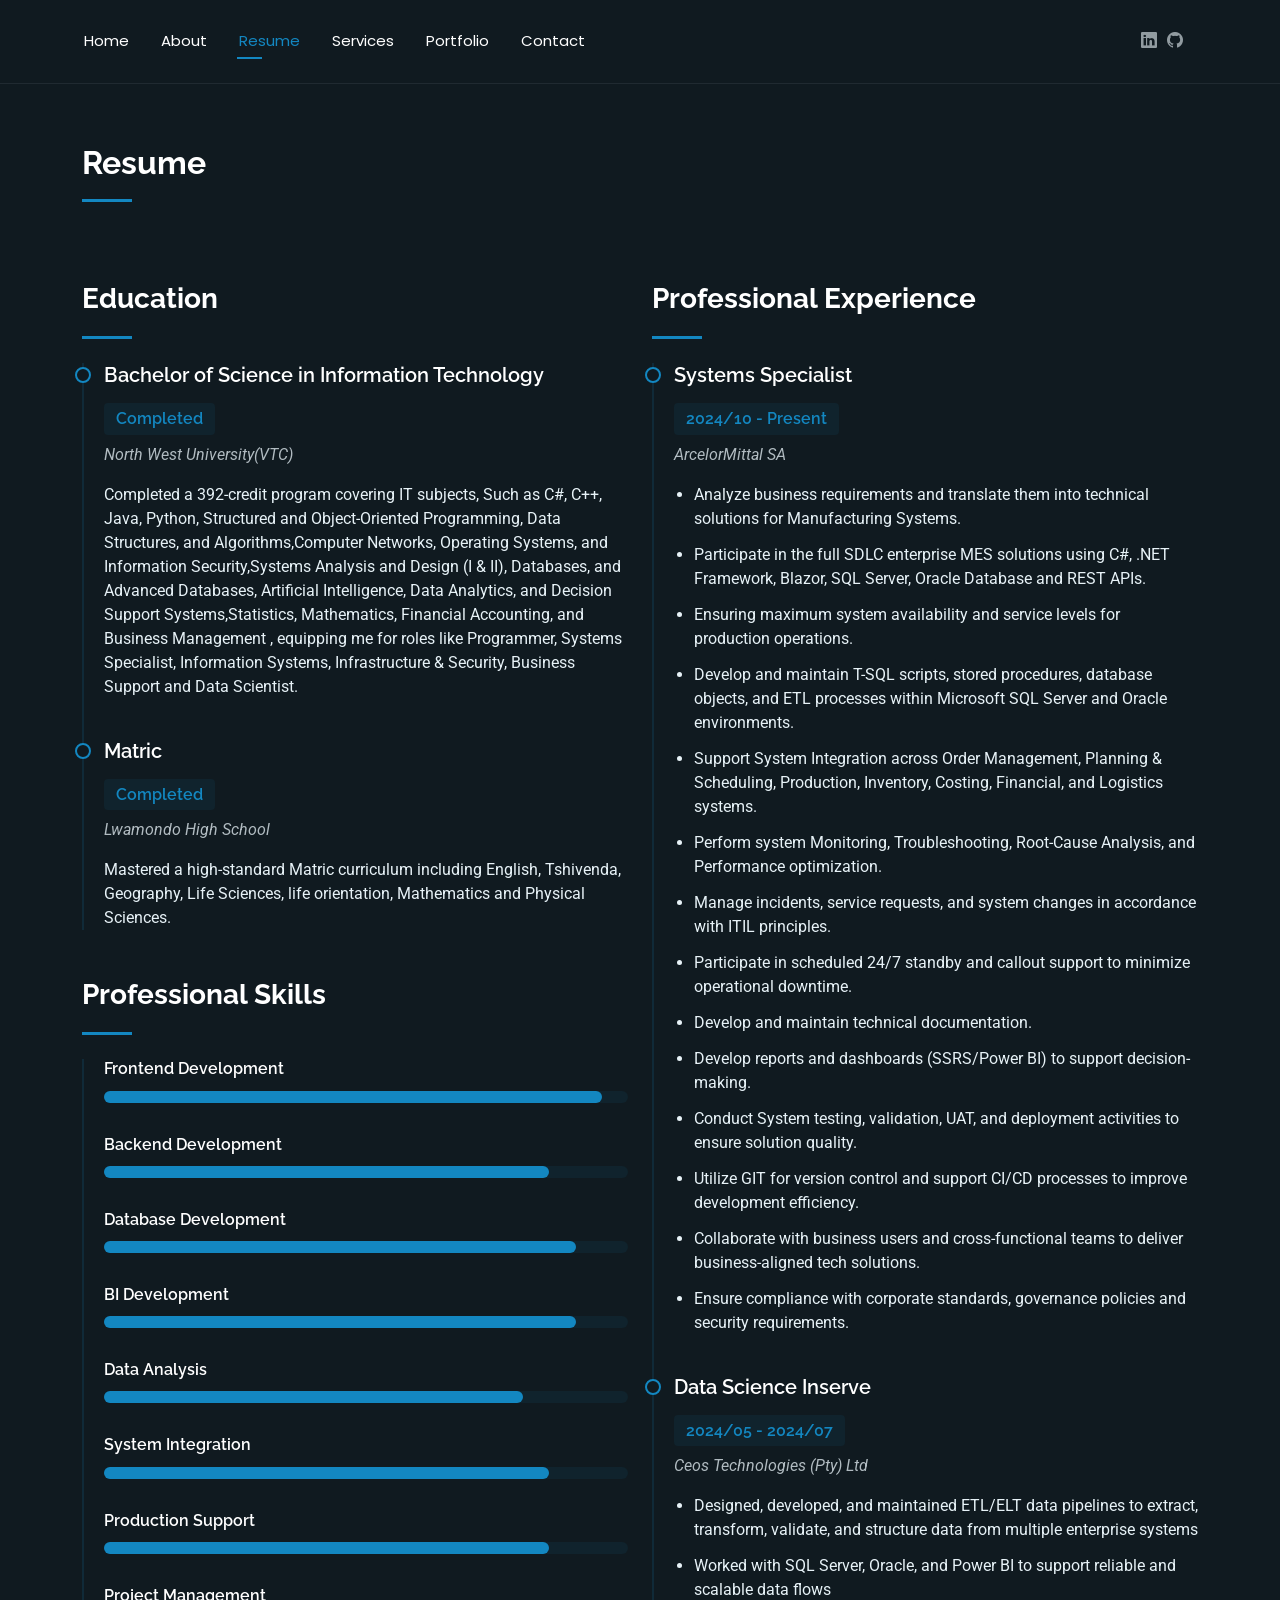
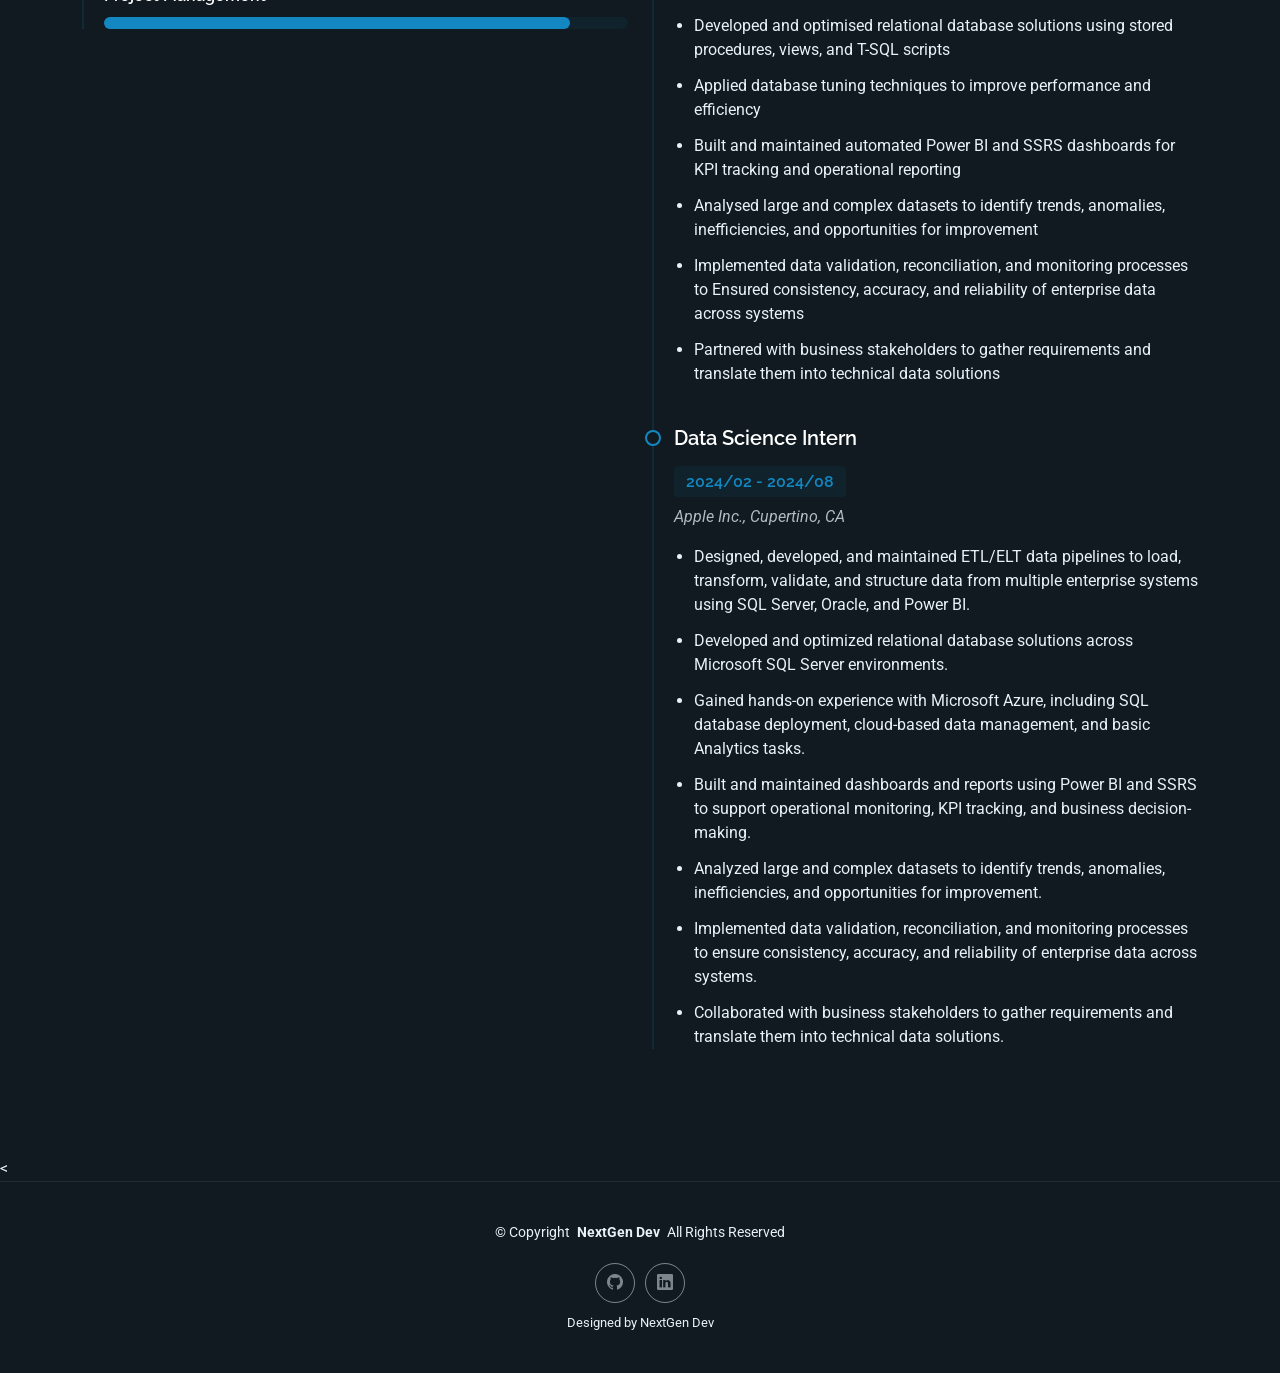
<file: resume.html>
<!DOCTYPE html>
<html lang="en">

<head>
  <meta charset="utf-8">
  <meta content="width=device-width, initial-scale=1.0" name="viewport">
  <title>Resume</title>
  <meta name="description" content="">
  <meta name="keywords" content="">

  <!-- Favicons -->
  <link href="assets/img/favicon.png" rel="icon">
  <link href="assets/img/apple-touch-icon.png" rel="apple-touch-icon">

  <!-- Fonts -->
  <link href="https://fonts.googleapis.com" rel="preconnect">
  <link href="https://fonts.gstatic.com" rel="preconnect" crossorigin>
  <link href="https://fonts.googleapis.com/css2?family=Roboto:ital,wght@0,100;0,300;0,400;0,500;0,700;0,900;1,100;1,300;1,400;1,500;1,700;1,900&family=Poppins:ital,wght@0,100;0,200;0,300;0,400;0,500;0,600;0,700;0,800;0,900;1,100;1,200;1,300;1,400;1,500;1,600;1,700;1,800;1,900&family=Raleway:ital,wght@0,100;0,200;0,300;0,400;0,500;0,600;0,700;0,800;0,900;1,100;1,200;1,300;1,400;1,500;1,600;1,700;1,800;1,900&display=swap" rel="stylesheet">

  <!-- Vendor CSS Files -->
  <link href="assets/vendor/bootstrap/css/bootstrap.min.css" rel="stylesheet">
  <link href="assets/vendor/bootstrap-icons/bootstrap-icons.css" rel="stylesheet">
  <link href="assets/vendor/aos/aos.css" rel="stylesheet">
  <link href="assets/vendor/swiper/swiper-bundle.min.css" rel="stylesheet">
  <link href="assets/vendor/glightbox/css/glightbox.min.css" rel="stylesheet">

  <!-- Main CSS File -->
  <link href="assets/css/main.css" rel="stylesheet">
</head>

<body class="resume-page">

  <header id="header" class="header d-flex align-items-center light-background sticky-top">
    <div class="container position-relative d-flex align-items-center justify-content-between">

      <!-- <a href="index.html" class="logo d-flex align-items-center me-auto me-xl-0">
      <img src="assets/img/logo.webp" alt="">
      <h1 class="sitename">FolioOne</h1> 
    </a> -->

      <nav id="navmenu" class="navmenu">
        <ul>
          <li><a href="index.html">Home</a></li>
          <li><a href="about.html">About</a></li>
          <li><a href="resume.html" class="active">Resume</a></li>
          <li><a href="services.html">Services</a></li>
          <li><a href="portfolio.html">Portfolio</a></li>
          <li><a href="contact.html">Contact</a></li>
        </ul>
        <i class="mobile-nav-toggle d-xl-none bi bi-list"></i>
      </nav>

      <div class="header-social-links"> 
        <a href="https://www.linkedin.com/in/tendani-archebold-madzivhandila-b66b9423b/"><i class="bi bi-linkedin"></i></a>
        <a href="https://github.com/Madzivhandila"><i class="bi bi-github"></i></a>
      </div>

    </div>
  </header>

  <main class="main">

    <!-- Resume Section -->
    <section id="resume" class="resume section">

      <!-- Section Title -->
      <div class="container section-title" data-aos="fade-up">
        <h2>Resume</h2>
       </div><!-- End Section Title -->

      <div class="container" data-aos="fade-up" data-aos-delay="100">

        <div class="row">
          <div class="col-lg-6">

            <!-- Education Section -->
            <div class="resume-item" data-aos="fade-up">
              <h3 class="resume-title">Education</h3>

              <div class="resume-content">
                <article class="education-item">
                  <h4>Bachelor of Science in Information Technology</h4>
                  <h5>Completed</h5>
                  <p class="institution"><em>North West University(VTC)</em></p>
                 <p>Completed a 392-credit program covering IT subjects, Such as C#, C++, Java, Python, Structured and Object-Oriented Programming, Data Structures, and Algorithms,Computer Networks, Operating Systems, and Information Security,Systems Analysis and Design (I & II), Databases, and Advanced Databases,
                    Artificial Intelligence, Data Analytics, and Decision Support Systems,Statistics, Mathematics, Financial Accounting, and Business Management
                    , equipping me for roles like Programmer, Systems Specialist, Information Systems, Infrastructure & Security, Business Support and  Data Scientist.
                </p>
            </article>

                <article class="education-item">
                  <h4>Matric</h4>
                  <h5>Completed</h5>
                  <p class="institution"><em>Lwamondo High School</em></p>
                  <p>Mastered a high-standard Matric curriculum including English, Tshivenda, Geography, Life Sciences, life orientation, Mathematics and Physical Sciences.</p>
                </article>
              </div>
            </div><!-- End Education Section -->

            <!-- Professional Skills Section -->
            <div class="resume-item skills-animation" data-aos="fade-up">
              <h3 class="resume-title">Professional Skills</h3>

              <div class="resume-content">
                <div class="skill-item">
                  <h4>Frontend Development</h4>
                  <div class="progress">
                    <div class="progress-bar" role="progressbar" aria-valuenow="95" aria-valuemin="0" aria-valuemax="100"></div>
                  </div>
                </div>

                <div class="skill-item">
                  <h4>Backend Development</h4>
                  <div class="progress">
                    <div class="progress-bar" role="progressbar" aria-valuenow="85" aria-valuemin="0" aria-valuemax="100"></div>
                  </div>
                </div>

                <div class="skill-item">
                      <h4>Database Development</h4>
                      <div class="progress">
                        <div class="progress-bar" role="progressbar" aria-valuenow="90"aria-valuemin="0" aria-valuemax="100"></div>
                      </div>
                  </div>

                <div class="skill-item">
                  <h4>BI Development</h4>
                  <div class="progress">
                    <div class="progress-bar" role="progressbar" aria-valuenow="90" aria-valuemin="0" aria-valuemax="100"></div>
                  </div>
                </div>

                <div class="skill-item">
                  <h4>Data Analysis</h4>
                  <div class="progress">
                    <div class="progress-bar" role="progressbar" aria-valuenow="80" aria-valuemin="0" aria-valuemax="100"></div>
                  </div>
                </div>

                <div class="skill-item">
                  <h4>System Integration</h4>
                  <div class="progress">
                    <div class="progress-bar" role="progressbar" aria-valuenow="85"aria-valuemin="0" aria-valuemax="100"></div>
                  </div>
                </div>

                <div class="skill-item">
                  <h4>Production Support</h4>
                  <div class="progress">
                    <div class="progress-bar" role="progressbar" aria-valuenow="85"aria-valuemin="0" aria-valuemax="100"></div>
                  </div>
                </div>
                
                <div class="skill-item">
                  <h4>Project Management</h4>
                  <div class="progress">
                    <div class="progress-bar" role="progressbar" aria-valuenow="89" aria-valuemin="0" aria-valuemax="100"></div>
                  </div>
                </div>

              </div>
            </div><!-- End Professional Skills Section -->
          </div>

          <div class="col-lg-6">
            <!-- Experience Section -->
            <div class="resume-item" data-aos="fade-up" data-aos-delay="100">
              <h3 class="resume-title">Professional Experience</h3>

              <div class="resume-content">
                <article class="experience-item">
                  <h4>Systems Specialist</h4>
                  <h5>2024/10 - Present</h5>
                  <p class="company"><em>ArcelorMittal SA</em></p>
                  <ul>
                    <li>Analyze business requirements and translate them into technical solutions for Manufacturing Systems.</li>
                    <li>Participate in the full SDLC enterprise MES solutions using C#, .NET Framework, Blazor, SQL Server, Oracle Database and REST APIs.</li>
                    <li>Ensuring maximum system availability and service levels for production operations.</li>
                    <li>Develop and maintain T-SQL scripts, stored procedures, database objects, and ETL processes within Microsoft SQL Server and Oracle environments.</li>
                    <li>Support System Integration across Order Management, Planning & Scheduling, Production, Inventory, Costing, Financial, and Logistics systems.</li>
                    <li>Perform system Monitoring, Troubleshooting, Root-Cause Analysis, and Performance optimization.</li>
                    <li>Manage incidents, service requests, and system changes in accordance with ITIL principles.</li>
                    <li>Participate in scheduled 24/7 standby and callout support to minimize operational downtime.</li>
                    <li>Develop and maintain technical documentation.</li>
                    <li>Develop reports and dashboards (SSRS/Power BI) to support decision-making.</li>
                    <li>Conduct System testing, validation, UAT, and deployment activities to ensure solution quality.</li>
                    <li>Utilize GIT for version control and support CI/CD processes to improve development efficiency.</li>
                    <li>Collaborate with business users and cross-functional teams to deliver business-aligned tech solutions.</li>
                    <li>Ensure compliance with corporate standards, governance policies and security requirements.</li>
                  </ul>
                </article>

                <article class="experience-item">
                  <h4>Data Science Inserve</h4>
                  <h5>2024/05 - 2024/07</h5>
                  <p class="company"><em>Ceos Technologies (Pty) Ltd</em></p>
                  <ul>
                    <li>Designed, developed, and maintained ETL/ELT data pipelines to extract, transform, validate, and structure data from multiple enterprise systems</li>
                    <li>Worked with SQL Server, Oracle, and Power BI to support reliable and scalable data flows</li>
                    <li>Developed and optimised relational database solutions using stored procedures, views, and T-SQL scripts</li>
                    <li>Applied database tuning techniques to improve performance and efficiency</li>
                    <li>Built and maintained automated Power BI and SSRS dashboards for KPI tracking and operational reporting</li>
                    <li>Analysed large and complex datasets to identify trends, anomalies, inefficiencies, and opportunities for improvement</li>
                    <li>Implemented data validation, reconciliation, and monitoring processes to Ensured consistency, accuracy, and reliability of enterprise data across systems</li>
                    <li>Partnered with business stakeholders to gather requirements and translate them into technical data solutions</li>
                  </ul>
                </article>

                <article class="experience-item">
                  <h4>Data Science Intern</h4>
                  <h5>2024/02 - 2024/08</h5>
                  <p class="company"><em>Apple Inc., Cupertino, CA</em></p>
                  <ul>
                    <li>Designed, developed, and maintained ETL/ELT data pipelines to load, transform, validate, and structure data from multiple enterprise systems using SQL Server, Oracle, and Power BI.</li>
                    <li>Developed and optimized relational database solutions across Microsoft SQL Server environments.</li>
                    <li>Gained hands-on experience with Microsoft Azure, including SQL database deployment, cloud-based data management, and basic Analytics tasks.</li>
                    <li>Built and maintained dashboards and reports using Power BI and SSRS to support operational monitoring, KPI tracking, and business decision-making.</li>
                    <li>Analyzed large and complex datasets to identify trends, anomalies, inefficiencies, and opportunities for improvement.</li>
                    <li>Implemented data validation, reconciliation, and monitoring processes to ensure consistency, accuracy, and reliability of enterprise data across systems.</li>
                    <li>Collaborated with business stakeholders to gather requirements and translate them into technical data solutions.</li>
                  </ul>
                </article>
              </div>
            </div><!-- End Experience Section -->
          </div>
        </div>

      </div>

    </section><!-- /Resume Section -->

  </main>

  <<footer id="footer" class="footer">

    <div class="container">
      <div class="copyright text-center ">
        <p>© <span>Copyright</span> <strong class="px-1 sitename">NextGen Dev</a></strong> <span>All Rights Reserved<br></span></p>
      </div>
      <div class="social-links d-flex justify-content-center">
        <a href="https://github.com/Madzivhandila"><i class="bi bi-github"></i></a> 
        <a href="https://www.linkedin.com/in/tendani-archebold-madzivhandila-b66b9423b/"><i class="bi bi-linkedin"></i></a>
      </div>
      <div class="credits">
        
        Designed by NextGen Dev</a>
      </div> 
    </div>

  </footer>

  <!-- Scroll Top -->
  <a href="#" id="scroll-top" class="scroll-top d-flex align-items-center justify-content-center"><i class="bi bi-arrow-up-short"></i></a>

  <!-- Preloader -->
  <div id="preloader"></div>

  <!-- Vendor JS Files -->
  <script src="assets/vendor/bootstrap/js/bootstrap.bundle.min.js"></script>
  <script src="assets/vendor/php-email-form/validate.js"></script>
  <script src="assets/vendor/aos/aos.js"></script>
  <script src="assets/vendor/typed.js/typed.umd.js"></script>
  <script src="assets/vendor/waypoints/noframework.waypoints.js"></script>
  <script src="assets/vendor/purecounter/purecounter_vanilla.js"></script>
  <script src="assets/vendor/swiper/swiper-bundle.min.js"></script>
  <script src="assets/vendor/imagesloaded/imagesloaded.pkgd.min.js"></script>
  <script src="assets/vendor/isotope-layout/isotope.pkgd.min.js"></script>
  <script src="assets/vendor/glightbox/js/glightbox.min.js"></script>

  <!-- Main JS File -->
  <script src="assets/js/main.js"></script>

</body>

</html>
</file>
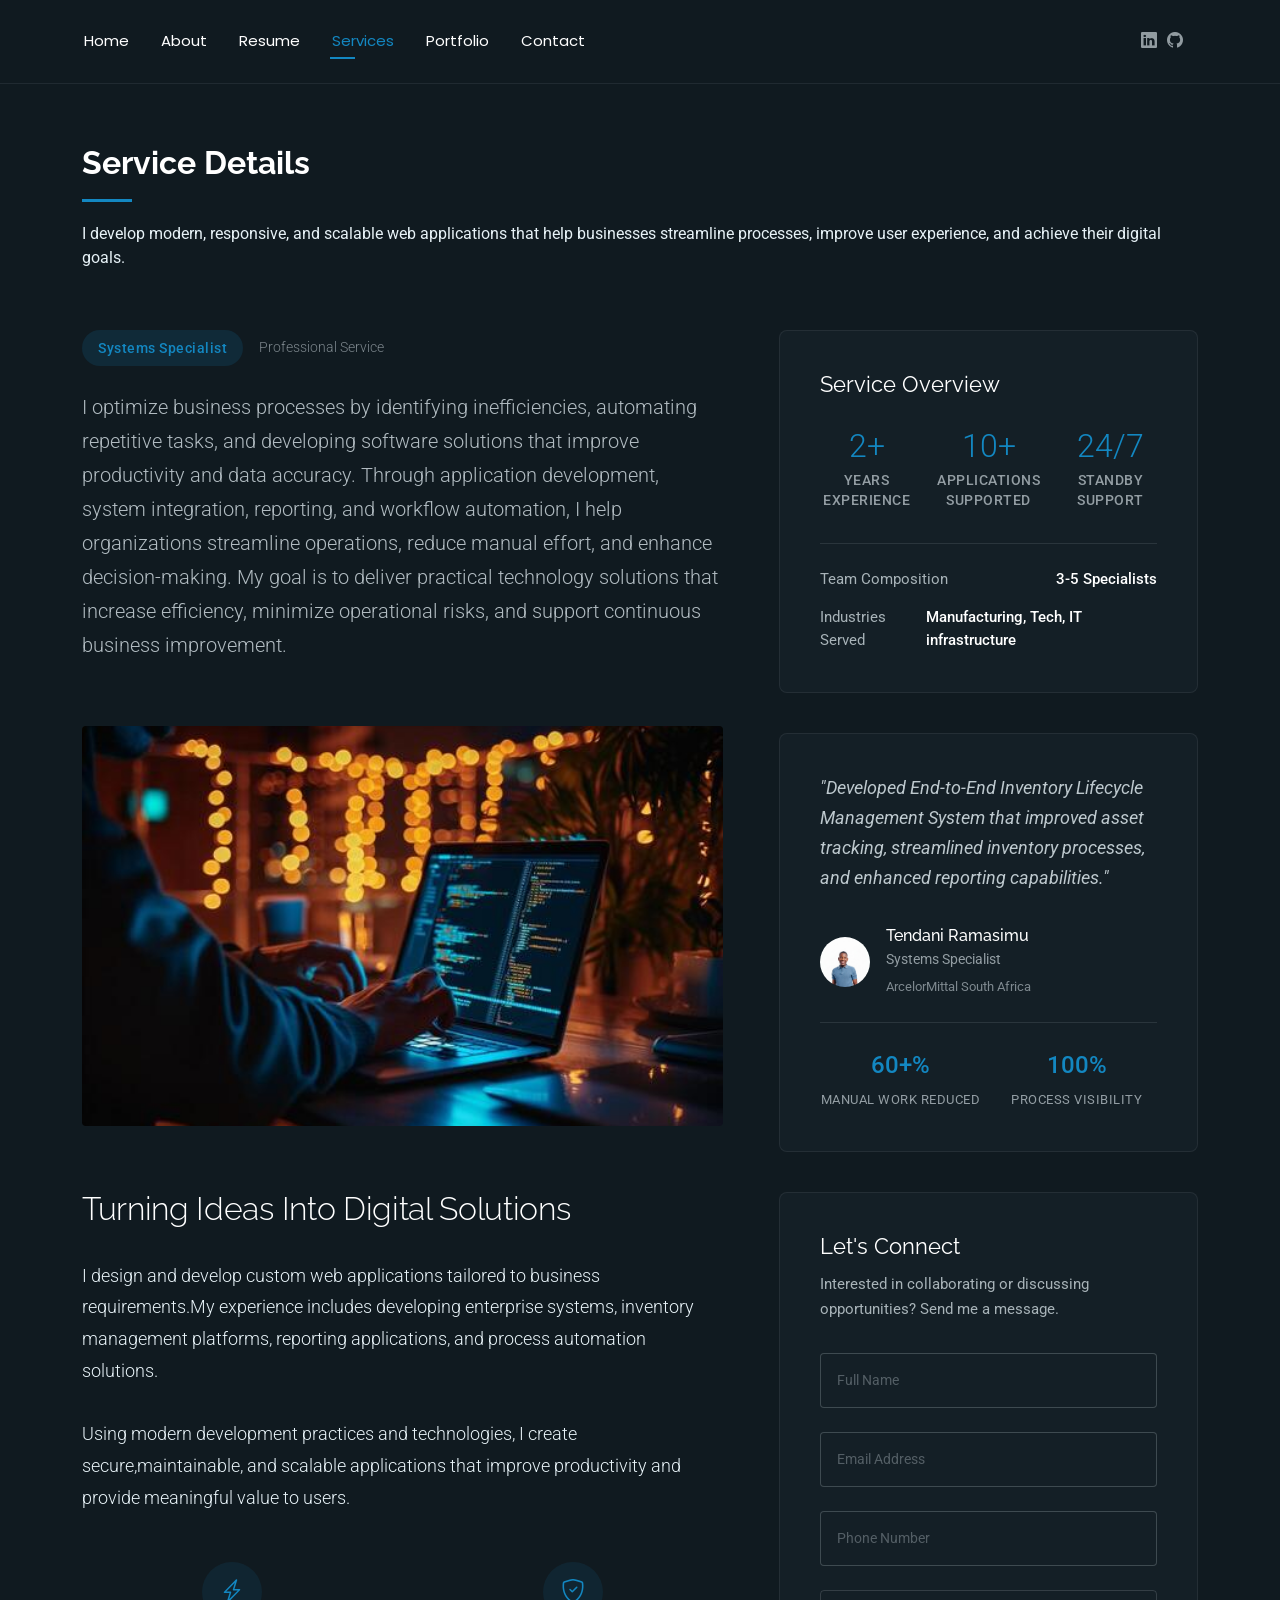
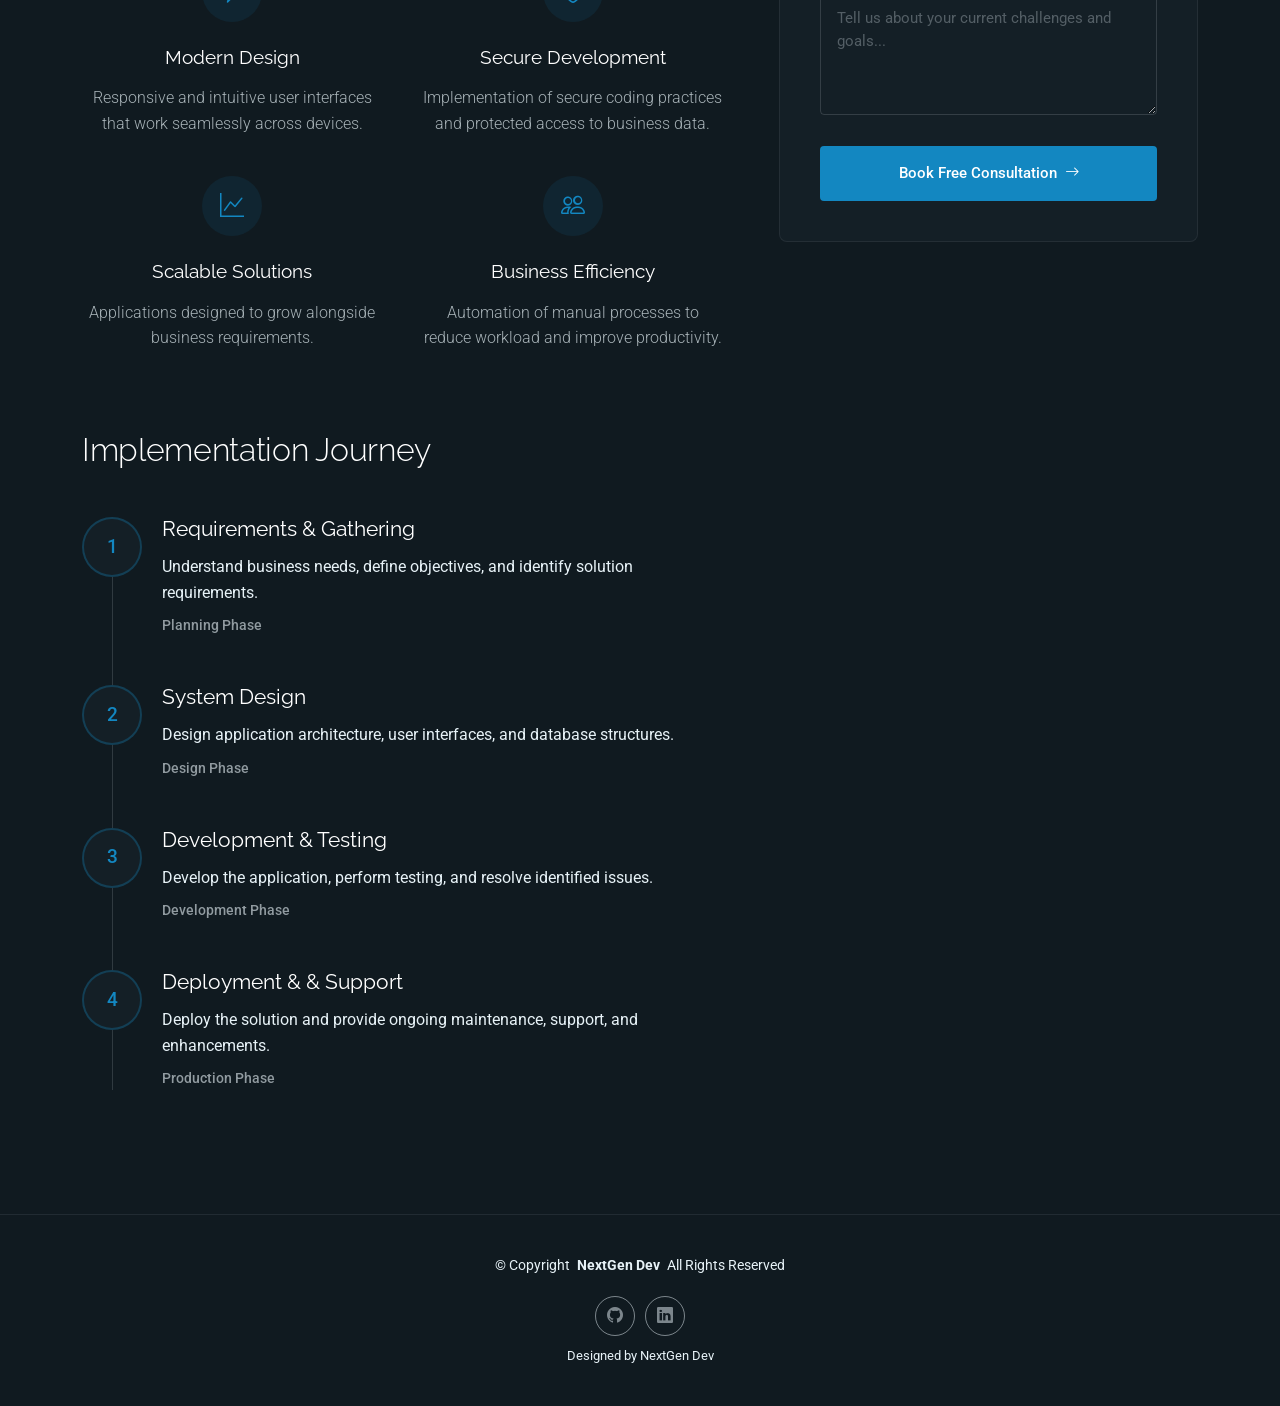
<file: service-details.html>
<!DOCTYPE html>
<html lang="en">

<head>
  <meta charset="utf-8">
  <meta content="width=device-width, initial-scale=1.0" name="viewport">
  <title>Service Details - FolioOne Bootstrap Template</title>
  <meta name="description" content="">
  <meta name="keywords" content="">

  <!-- Favicons -->
  <link href="assets/img/favicon.png" rel="icon">
  <link href="assets/img/apple-touch-icon.png" rel="apple-touch-icon">

  <!-- Fonts -->
  <link href="https://fonts.googleapis.com" rel="preconnect">
  <link href="https://fonts.gstatic.com" rel="preconnect" crossorigin>
  <link href="https://fonts.googleapis.com/css2?family=Roboto:ital,wght@0,100;0,300;0,400;0,500;0,700;0,900;1,100;1,300;1,400;1,500;1,700;1,900&family=Poppins:ital,wght@0,100;0,200;0,300;0,400;0,500;0,600;0,700;0,800;0,900;1,100;1,200;1,300;1,400;1,500;1,600;1,700;1,800;1,900&family=Raleway:ital,wght@0,100;0,200;0,300;0,400;0,500;0,600;0,700;0,800;0,900;1,100;1,200;1,300;1,400;1,500;1,600;1,700;1,800;1,900&display=swap" rel="stylesheet">

  <!-- Vendor CSS Files -->
  <link href="assets/vendor/bootstrap/css/bootstrap.min.css" rel="stylesheet">
  <link href="assets/vendor/bootstrap-icons/bootstrap-icons.css" rel="stylesheet">
  <link href="assets/vendor/aos/aos.css" rel="stylesheet">
  <link href="assets/vendor/swiper/swiper-bundle.min.css" rel="stylesheet">
  <link href="assets/vendor/glightbox/css/glightbox.min.css" rel="stylesheet">

  <!-- Main CSS File -->
  <link href="assets/css/main.css" rel="stylesheet">

</head>

<body class="service-details-page">

  <header id="header" class="header d-flex align-items-center light-background sticky-top">
    <div class="container position-relative d-flex align-items-center justify-content-between">

      <nav id="navmenu" class="navmenu">
        <ul>
          <li><a href="index.html">Home</a></li>
          <li><a href="about.html">About</a></li>
          <li><a href="resume.html">Resume</a></li>
          <li><a href="services.html" class="active">Services</a></li>
          <li><a href="portfolio.html">Portfolio</a></li>
          <li><a href="contact.html">Contact</a></li>
        </ul>
        <i class="mobile-nav-toggle d-xl-none bi bi-list"></i>
      </nav>

      <div class="header-social-links"> 
        <a href="https://www.linkedin.com/in/tendani-archebold-madzivhandila-b66b9423b/"><i class="bi bi-linkedin"></i></a>
        <a href="https://github.com/Madzivhandila"><i class="bi bi-github"></i></a>
      </div>

    </div>
  </header>

  <main class="main">

    <!-- Service Details Section -->
    <section id="service-details" class="service-details section">

      <!-- Section Title -->
      <div class="container section-title" data-aos="fade-up">
        <h2>Service Details</h2>
        <p>I develop modern, responsive, and scalable web applications that help businesses streamline processes, improve user experience, and achieve their digital goals.</p>
      </div><!-- End Section Title -->

      <div class="container" data-aos="fade-up" data-aos-delay="100">

        <div class="row">

          <!-- Main Content Area -->
          <div class="col-lg-7">

            <!-- Hero Service Introduction -->
            <div class="service-hero" data-aos="fade-up" data-aos-delay="100">
              <div class="service-meta">
                <span class="service-category">Systems Specialist</span>
                <span class="reading-time">Professional Service</span>
              </div>
              <p class="service-description">I optimize business processes by identifying inefficiencies, automating repetitive tasks, and developing software solutions that improve productivity and data accuracy. Through application development, system integration, reporting, and workflow automation, I help organizations streamline operations, reduce manual effort, and enhance decision-making. My goal is to deliver practical technology solutions that increase efficiency, minimize operational risks, and support continuous business improvement.</p>
            </div>

            <!-- Service Visual -->
            <div class="service-visual" data-aos="zoom-in" data-aos-delay="200">
              <img src="assets/img/services/Dev1.jpeg" alt="Business Process Optimization" class="img-fluid">
            </div>

            <!-- Service Content -->
            <div class="service-narrative" data-aos="fade-up" data-aos-delay="300">
              <h3>Turning Ideas Into Digital Solutions</h3>
              <p>I design and develop custom web applications tailored to business requirements.My experience includes developing enterprise systems, inventory management platforms, reporting applications, and process automation solutions.</p>

              <p>Using modern development practices and technologies, I create secure,maintainable, and scalable applications that improve productivity and provide meaningful value to users.</p>

              <!-- Key Benefits Grid -->
              <div class="benefits-grid" data-aos="fade-up" data-aos-delay="400">
                <div class="benefit-card">
                  <div class="benefit-icon">
                    <i class="bi bi-lightning-charge"></i>
                  </div>
                  <h4>Modern Design</h4>
                  <p>Responsive and intuitive user interfaces that work seamlessly across devices.</p>
                </div>

                <div class="benefit-card">
                  <div class="benefit-icon">
                    <i class="bi bi-shield-check"></i>
                  </div>
                  <h4>Secure Development</h4>
                  <p>Implementation of secure coding practices and protected access to business data.</p>
                </div>

                <div class="benefit-card">
                  <div class="benefit-icon">
                    <i class="bi bi-graph-up"></i>
                  </div>
                  <h4>Scalable Solutions</h4>
                  <p>Applications designed to grow alongside business requirements.</p>
                </div>

                <div class="benefit-card">
                  <div class="benefit-icon">
                    <i class="bi bi-people"></i>
                  </div>
                  <h4>Business Efficiency</h4>
                  <p>Automation of manual processes to reduce workload and improve productivity.</p>
                </div>
              </div>

            </div>

            <!-- Implementation Timeline -->
            <div class="timeline-section" data-aos="fade-up" data-aos-delay="500">
              <h3>Implementation Journey</h3>
              <div class="timeline">
                <div class="timeline-item">
                  <div class="timeline-marker">
                    <span>1</span>
                  </div>
                  <div class="timeline-content">
                    <h4>Requirements &amp; Gathering</h4>
                    <p>Understand business needs, define objectives, and identify solution requirements.</p>
                    <small>Planning Phase</small>
                  </div>
                </div>

                <div class="timeline-item">
                  <div class="timeline-marker">
                    <span>2</span>
                  </div>
                  <div class="timeline-content">
                    <h4>System Design</h4>
                    <p>Design application architecture, user interfaces, and database structures.</p>
                    <small>Design Phase</small>
                  </div>
                </div>

                <div class="timeline-item">
                  <div class="timeline-marker">
                    <span>3</span>
                  </div>
                  <div class="timeline-content">
                    <h4>Development & Testing</h4>
                    <p>Develop the application, perform testing, and resolve identified issues.</p>
                    <small>Development Phase</small>
                  </div>
                </div>

                <div class="timeline-item">
                  <div class="timeline-marker">
                    <span>4</span>
                  </div>
                  <div class="timeline-content">
                    <h4>Deployment &amp; & Support</h4>
                    <p>Deploy the solution and provide ongoing maintenance, support, and enhancements.</p>
                    <small>Production Phase</small>
                  </div>
                </div>
              </div>
            </div>

          </div><!-- End Main Content -->

          <!-- Service Sidebar -->
          <div class="col-lg-5">
            <div class="service-sidebar" data-aos="fade-up" data-aos-delay="200">

              <!-- Service Overview Card -->
              <div class="overview-card">
                <div class="overview-header">
                  <h4>Service Overview</h4>
                </div>
                <div class="overview-stats">
                  <div class="stat-item">
                    <div class="stat-number">2+</div>
                    <div class="stat-label">Years Experience</div>
                  </div>
                  <div class="stat-item">
                    <div class="stat-number">10+</div>
                    <div class="stat-label">Applications Supported</div>
                  </div>
                  <div class="stat-item">
                    <div class="stat-number">24/7</div>
                    <div class="stat-label">StandBy Support</div>
                  </div>
                </div>

                <div class="overview-details">
                  <div class="detail-row">
                    <span class="detail-label">Team Composition</span>
                    <span class="detail-value">3-5 Specialists</span>
                  </div>
                  <div class="detail-row">
                    <span class="detail-label">Industries Served</span>
                    <span class="detail-value">Manufacturing, Tech, IT infrastructure</span>
                  </div>
                </div>
              </div>

              <!-- Client Success Story -->
              <div class="success-story">
                <div class="story-quote">
                  <p>"Developed End-to-End Inventory Lifecycle Management System that improved asset tracking, streamlined inventory processes, and enhanced reporting capabilities."</p>
                </div>
                <div class="story-author">
                  <img src="assets/img/profile/hero-bg - Copy.jpg" alt="Tendani Ramasimu" class="author-avatar">
                  <div class="author-details">
                    <h5>Tendani Ramasimu</h5>
                    <span>Systems Specialist</span>
                    <small>ArcelorMittal South Africa</small>
                  </div>
                </div>
                <div class="story-metrics">
                  <div class="metric">
                    <span class="metric-value">60+%</span>
                    <span class="metric-label">Manual Work Reduced</span>
                  </div>
                  <div class="metric">
                    <span class="metric-value">100%</span>
                    <span class="metric-label">Process Visibility</span>
                  </div>
                </div>
              </div>

              <!-- Consultation Form -->
              <div class="consultation-form">
                <div class="form-header">
                  <h4>Let's Connect</h4>
                  <p>Interested in collaborating or discussing opportunities? Send me a message.</p>
                </div>

                <form action="forms/consultation.php" method="post" class="php-email-form">
                  <div class="form-group">
                    <input type="text" name="name" class="form-input" placeholder="Full Name" required="">
                  </div>

                  <div class="form-group">
                    <input type="email" name="email" class="form-input" placeholder="Email Address" required="">
                  </div>

                  <div class="form-group">
                    <input type="tel" name="phone" class="form-input" placeholder="Phone Number">
                  </div>

                  <input type="hidden" name="subject" value="Business Process Optimization Consultation">

                  <div class="form-group">
                    <textarea name="message" class="form-input" rows="4" placeholder="Tell us about your current challenges and goals..." required=""></textarea>
                  </div>

                  <div class="loading">Loading</div>
                  <div class="error-message"></div>
                  <div class="sent-message">Your consultation request has been sent. Thank you!</div>

                  <button type="submit" class="btn-consultation">
                    <span>Book Free Consultation</span>
                    <i class="bi bi-arrow-right"></i>
                  </button>
                </form>
              </div>

            </div>
          </div><!-- End Sidebar -->

        </div>

      </div>

    </section><!-- /Service Details Section -->

  </main>

  <footer id="footer" class="footer">

    <div class="container">
      <div class="copyright text-center ">
        <p>© <span>Copyright</span> <strong class="px-1 sitename">NextGen Dev</a></strong> <span>All Rights Reserved<br></span></p>
      </div>
      <div class="social-links d-flex justify-content-center">
        <a href="https://github.com/Madzivhandila"><i class="bi bi-github"></i></a> 
        <a href="https://www.linkedin.com/in/tendani-archebold-madzivhandila-b66b9423b/"><i class="bi bi-linkedin"></i></a>
      </div>
      <div class="credits">
        
        Designed by NextGen Dev</a>
      </div> 
    </div>

  </footer>

  <!-- Scroll Top -->
  <a href="#" id="scroll-top" class="scroll-top d-flex align-items-center justify-content-center"><i class="bi bi-arrow-up-short"></i></a>

  <!-- Preloader -->
  <div id="preloader"></div>

  <!-- Vendor JS Files -->
  <script src="assets/vendor/bootstrap/js/bootstrap.bundle.min.js"></script>
  <script src="assets/vendor/php-email-form/validate.js"></script>
  <script src="assets/vendor/aos/aos.js"></script>
  <script src="assets/vendor/typed.js/typed.umd.js"></script>
  <script src="assets/vendor/waypoints/noframework.waypoints.js"></script>
  <script src="assets/vendor/purecounter/purecounter_vanilla.js"></script>
  <script src="assets/vendor/swiper/swiper-bundle.min.js"></script>
  <script src="assets/vendor/imagesloaded/imagesloaded.pkgd.min.js"></script>
  <script src="assets/vendor/isotope-layout/isotope.pkgd.min.js"></script>
  <script src="assets/vendor/glightbox/js/glightbox.min.js"></script>

  <!-- Main JS File -->
  <script src="assets/js/main.js"></script>

</body>

</html>
</file>
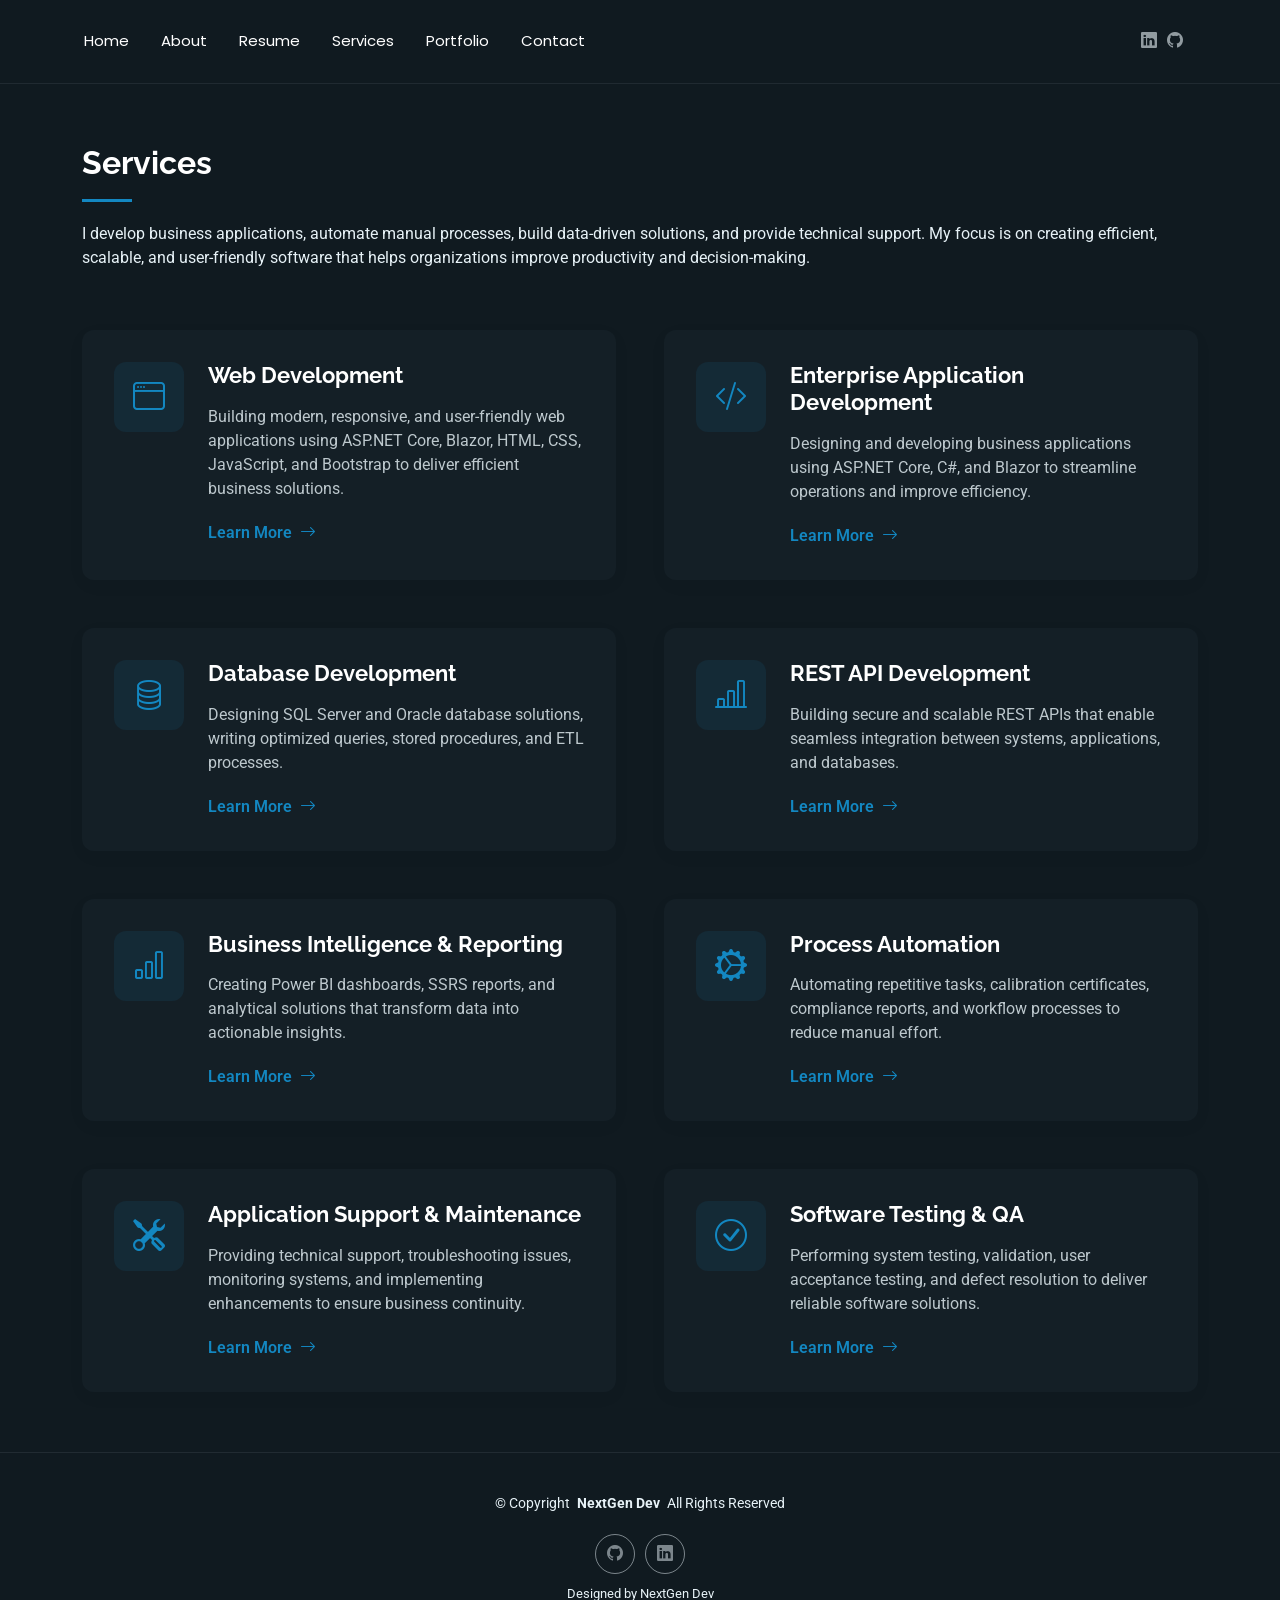
<file: services.html>
<!DOCTYPE html>
<html lang="en">

<head>
  <meta charset="utf-8">
  <meta content="width=device-width, initial-scale=1.0" name="viewport">
  <title>Services</title>
  <meta name="description" content="">
  <meta name="keywords" content="">

  <!-- Favicons -->
  <link href="assets/img/favicon.png" rel="icon">
  <link href="assets/img/apple-touch-icon.png" rel="apple-touch-icon">

  <!-- Fonts -->
  <link href="https://fonts.googleapis.com" rel="preconnect">
  <link href="https://fonts.gstatic.com" rel="preconnect" crossorigin>
  <link href="https://fonts.googleapis.com/css2?family=Roboto:ital,wght@0,100;0,300;0,400;0,500;0,700;0,900;1,100;1,300;1,400;1,500;1,700;1,900&family=Poppins:ital,wght@0,100;0,200;0,300;0,400;0,500;0,600;0,700;0,800;0,900;1,100;1,200;1,300;1,400;1,500;1,600;1,700;1,800;1,900&family=Raleway:ital,wght@0,100;0,200;0,300;0,400;0,500;0,600;0,700;0,800;0,900;1,100;1,200;1,300;1,400;1,500;1,600;1,700;1,800;1,900&display=swap" rel="stylesheet">

  <!-- Vendor CSS Files -->
  <link href="assets/vendor/bootstrap/css/bootstrap.min.css" rel="stylesheet">
  <link href="assets/vendor/bootstrap-icons/bootstrap-icons.css" rel="stylesheet">
  <link href="assets/vendor/aos/aos.css" rel="stylesheet">
  <link href="assets/vendor/swiper/swiper-bundle.min.css" rel="stylesheet">
  <link href="assets/vendor/glightbox/css/glightbox.min.css" rel="stylesheet">

  <!-- Main CSS File -->
  <link href="assets/css/main.css" rel="stylesheet">


</head>

<body class="services-page">

  <header id="header" class="header d-flex align-items-center light-background sticky-top">
    <div class="container position-relative d-flex align-items-center justify-content-between">

      <nav id="navmenu" class="navmenu">
        <ul>
          <li><a href="index.html">Home</a></li>
          <li><a href="about.html">About</a></li>
          <li><a href="resume.html">Resume</a></li>
          <li><a href="services.html">Services</a></li>
          <li><a href="portfolio.html">Portfolio</a></li>
          <li><a href="contact.html">Contact</a></li>
        </ul>
        <i class="mobile-nav-toggle d-xl-none bi bi-list"></i>
      </nav>

      <div class="header-social-links"> 
        <a href="https://www.linkedin.com/in/tendani-archebold-madzivhandila-b66b9423b/"><i class="bi bi-linkedin"></i></a>
        <a href="https://github.com/Madzivhandila"><i class="bi bi-github"></i></a>
      </div>

    </div>
  </header>

  <main class="main">

    <!-- Services Section -->
    <section id="services" class="services section">

      <!-- Section Title -->
      <div class="container section-title" data-aos="fade-up">
        <h2>Services</h2>
        <p>
          I develop business applications, automate manual processes, build data-driven solutions, and provide technical support. My focus is on creating efficient, scalable, and user-friendly software that helps organizations improve productivity and decision-making.
        </p>
      </div><!-- End Section Title -->

      <div class="container" data-aos="fade-up" data-aos-delay="100">

        <div class="row justify-content-center g-5">

          <div class="col-md-6" data-aos="fade-right" data-aos-delay="100">
            <div class="service-item">
              <div class="service-icon">
                <i class="bi bi-window"></i>
              </div>
              <div class="service-content">
                <h3>Web Development</h3>
                <p>Building modern, responsive, and user-friendly web applications using ASP.NET Core, Blazor, HTML, CSS, JavaScript, and Bootstrap to deliver efficient business solutions.</p>
                <a href="service-details.html" class="service-link">
                  <span>Learn More</span>
                  <i class="bi bi-arrow-right"></i>
                </a>
              </div>
            </div>
          </div><!-- End Service Item -->

          <div class="col-md-6" data-aos="fade-left" data-aos-delay="100">
            <div class="service-item">
              <div class="service-icon">
                <i class="bi bi-code-slash"></i>
              </div>
              <div class="service-content">
                <h3>Enterprise Application Development</h3>
                <p>
                  Designing and developing business applications using ASP.NET Core, C#, and Blazor to streamline operations and improve efficiency.
                </p>

                <a href="service-details.html" class="service-link">
                  <span>Learn More</span>
                  <i class="bi bi-arrow-right"></i>
                </a>
              </div>
            </div>
          </div><!-- End Service Item -->

          <div class="col-md-6" data-aos="fade-right" data-aos-delay="200">
            <div class="service-item">
              <div class="service-icon">
                <i class="bi bi-database"></i>
              </div>
              <div class="service-content">
                <h3>Database Development</h3>
                <p>Designing SQL Server and Oracle database solutions, writing optimized queries, stored procedures, and ETL processes.</p>
                <a href="service-details.html" class="service-link">
                  <span>Learn More</span>
                  <i class="bi bi-arrow-right"></i>
                </a>
              </div>
            </div>
          </div><!-- End Service Item -->

          <div class="col-md-6" data-aos="fade-left" data-aos-delay="200">
            <div class="service-item">
              <div class="service-icon">
                <i class="bi bi-bar-chart-line"></i>
              </div>
              <div class="service-content">
                <h3>REST API Development</h3>
                <p>Building secure and scalable REST APIs that enable seamless integration between systems, applications, and databases.</p>
                <a href="service-details.html" class="service-link">
                  <span>Learn More</span>
                  <i class="bi bi-arrow-right"></i>
                </a>
              </div>
            </div>
          </div><!-- End Service Item -->

          <div class="col-md-6" data-aos="fade-right" data-aos-delay="300">
            <div class="service-item">
              <div class="service-icon">
                <i class="bi bi-bar-chart"></i>
              </div>
              <div class="service-content">
                <h3>Business Intelligence & Reporting</h3>
                <p>Creating Power BI dashboards, SSRS reports, and analytical solutions that transform data into actionable insights.</p>
                <a href="service-details.html" class="service-link">
                  <span>Learn More</span>
                  <i class="bi bi-arrow-right"></i>
                </a>
              </div>
            </div>
          </div><!-- End Service Item -->

          <div class="col-md-6" data-aos="fade-left" data-aos-delay="300">
            <div class="service-item">
              <div class="service-icon">
                <i class="bi bi-gear-wide-connected"></i>
              </div>
              <div class="service-content">
                <h3>Process Automation</h3>
                <p>Automating repetitive tasks, calibration certificates, compliance reports, and workflow processes to reduce manual effort.</p>
                <a href="service-details.html" class="service-link">
                  <span>Learn More</span>
                  <i class="bi bi-arrow-right"></i>
                </a>
              </div>
            </div>
          </div><!-- End Service Item -->

          <div class="col-md-6" data-aos="fade-right" data-aos-delay="300">
            <div class="service-item">
              <div class="service-icon">
                <i class="bi bi-tools"></i>
              </div>
              <div class="service-content">
                <h3>Application Support & Maintenance</h3>
                <p>Providing technical support, troubleshooting issues, monitoring systems, and implementing enhancements to ensure business continuity.</p>
                <a href="service-details.html" class="service-link">
                  <span>Learn More</span>
                  <i class="bi bi-arrow-right"></i>
                </a>
              </div>
            </div>
          </div><!-- End Service Item -->

          <div class="col-md-6" data-aos="fade-left" data-aos-delay="300">
            <div class="service-item">
              <div class="service-icon">
                <i class="bi bi-check-circle"></i>
              </div>
              <div class="service-content">
                <h3>Software Testing & QA</h3>
                <p>Performing system testing, validation, user acceptance testing, and defect resolution to deliver reliable software solutions.</p>
                <a href="service-details.html" class="service-link">
                  <span>Learn More</span>
                  <i class="bi bi-arrow-right"></i>
                </a>
              </div>
            </div>
          </div><!-- End Service Item -->
        </div>

      </div>

    </section><!-- /Services Section -->

  </main>

  <footer id="footer" class="footer">

    <div class="container">
      <div class="copyright text-center ">
        <p>© <span>Copyright</span> <strong class="px-1 sitename">NextGen Dev</a></strong> <span>All Rights Reserved<br></span></p>
      </div>
      <div class="social-links d-flex justify-content-center">
        <a href="https://github.com/Madzivhandila"><i class="bi bi-github"></i></a> 
        <a href="https://www.linkedin.com/in/tendani-archebold-madzivhandila-b66b9423b/"><i class="bi bi-linkedin"></i></a>
      </div>
      <div class="credits">
        
        Designed by NextGen Dev</a>
      </div> 
    </div>

  </footer>

  <!-- Scroll Top -->
  <a href="#" id="scroll-top" class="scroll-top d-flex align-items-center justify-content-center"><i class="bi bi-arrow-up-short"></i></a>

  <!-- Preloader -->
  <div id="preloader"></div>

  <!-- Vendor JS Files -->
  <script src="assets/vendor/bootstrap/js/bootstrap.bundle.min.js"></script>
  <script src="assets/vendor/php-email-form/validate.js"></script>
  <script src="assets/vendor/aos/aos.js"></script>
  <script src="assets/vendor/typed.js/typed.umd.js"></script>
  <script src="assets/vendor/waypoints/noframework.waypoints.js"></script>
  <script src="assets/vendor/purecounter/purecounter_vanilla.js"></script>
  <script src="assets/vendor/swiper/swiper-bundle.min.js"></script>
  <script src="assets/vendor/imagesloaded/imagesloaded.pkgd.min.js"></script>
  <script src="assets/vendor/isotope-layout/isotope.pkgd.min.js"></script>
  <script src="assets/vendor/glightbox/js/glightbox.min.js"></script>

  <!-- Main JS File -->
  <script src="assets/js/main.js"></script>

</body>

</html>
</file>
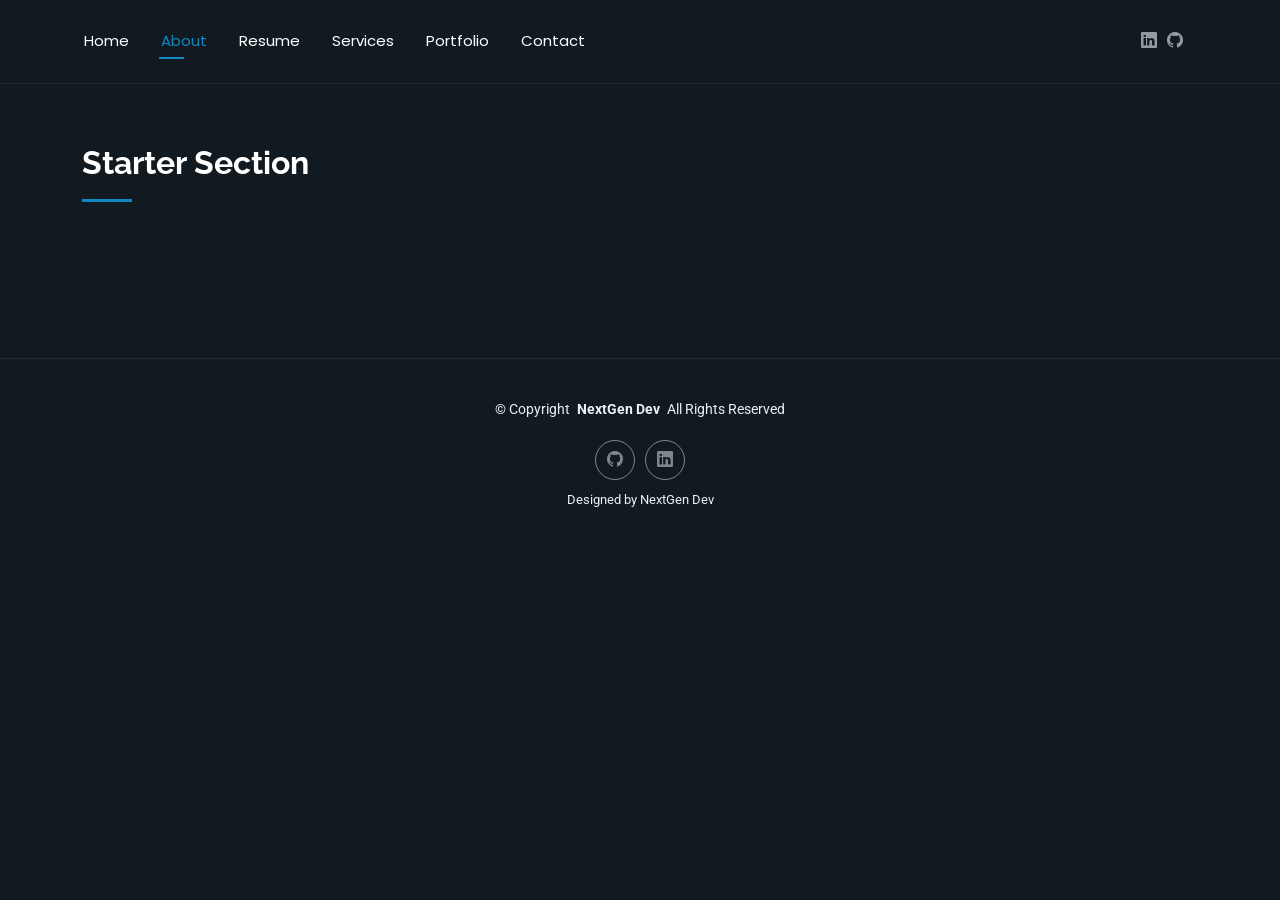
<file: starter-page.html>
<!DOCTYPE html>
<html lang="en">

<head>
  <meta charset="utf-8">
  <meta content="width=device-width, initial-scale=1.0" name="viewport">
  <title>TA Ramasimu</title>
  <meta name="description" content="">
  <meta name="keywords" content="">

  <!-- Favicons -->
  <link href="assets/img/favicon.png" rel="icon">
  <link href="assets/img/apple-touch-icon.png" rel="apple-touch-icon">

  <!-- Fonts -->
  <link href="https://fonts.googleapis.com" rel="preconnect">
  <link href="https://fonts.gstatic.com" rel="preconnect" crossorigin>
  <link href="https://fonts.googleapis.com/css2?family=Roboto:ital,wght@0,100;0,300;0,400;0,500;0,700;0,900;1,100;1,300;1,400;1,500;1,700;1,900&family=Poppins:ital,wght@0,100;0,200;0,300;0,400;0,500;0,600;0,700;0,800;0,900;1,100;1,200;1,300;1,400;1,500;1,600;1,700;1,800;1,900&family=Raleway:ital,wght@0,100;0,200;0,300;0,400;0,500;0,600;0,700;0,800;0,900;1,100;1,200;1,300;1,400;1,500;1,600;1,700;1,800;1,900&display=swap" rel="stylesheet">

  <!-- Vendor CSS Files -->
  <link href="assets/vendor/bootstrap/css/bootstrap.min.css" rel="stylesheet">
  <link href="assets/vendor/bootstrap-icons/bootstrap-icons.css" rel="stylesheet">
  <link href="assets/vendor/aos/aos.css" rel="stylesheet">
  <link href="assets/vendor/swiper/swiper-bundle.min.css" rel="stylesheet">
  <link href="assets/vendor/glightbox/css/glightbox.min.css" rel="stylesheet">

  <!-- Main CSS File -->
  <link href="assets/css/main.css" rel="stylesheet">
</head>

<body class="starter-page-page">

  <header id="header" class="header d-flex align-items-center light-background sticky-top">
    <div class="container position-relative d-flex align-items-center justify-content-between">


      <nav id="navmenu" class="navmenu">
        <ul>
          <li><a href="index.html">Home</a></li>
          <li><a href="about.html" class="active">About</a></li>
          <li><a href="resume.html">Resume</a></li>
          <li><a href="services.html">Services</a></li>
          <li><a href="portfolio.html">Portfolio</a></li>
          <li><a href="contact.html">Contact</a></li>
        </ul>
        <i class="mobile-nav-toggle d-xl-none bi bi-list"></i>
      </nav>

      <div class="header-social-links"> 
        <a href="https://www.linkedin.com/in/tendani-archebold-madzivhandila-b66b9423b/"><i class="bi bi-linkedin"></i></a>
        <a href="https://github.com/Madzivhandila"><i class="bi bi-github"></i></a>
      </div>

    </div>
  </header>

  <main class="main">

    <!-- Starter Section Section -->
    <section id="starter-section" class="starter-section section">

      <!-- Section Title -->
      <div class="container section-title" data-aos="fade-up">
        <h2>Starter Section</h2>
        
      </div><!-- End Section Title -->

      <div class="container" data-aos="fade-up">
        <p></p>
      </div>

    </section><!-- /Starter Section Section -->

  </main>

  <footer id="footer" class="footer">

    <div class="container">
      <div class="copyright text-center ">
        <p>© <span>Copyright</span> <strong class="px-1 sitename">NextGen Dev</a></strong> <span>All Rights Reserved<br></span></p>
      </div>
      <div class="social-links d-flex justify-content-center">
        <a href="https://github.com/Madzivhandila"><i class="bi bi-github"></i></a> 
        <a href="https://www.linkedin.com/in/tendani-archebold-madzivhandila-b66b9423b/"><i class="bi bi-linkedin"></i></a>
      </div>
      <div class="credits">
        
        Designed by NextGen Dev</a>
      </div> 
    </div>

  </footer>

  <!-- Scroll Top -->
  <a href="#" id="scroll-top" class="scroll-top d-flex align-items-center justify-content-center"><i class="bi bi-arrow-up-short"></i></a>

  <!-- Preloader -->
  <div id="preloader"></div>

  <!-- Vendor JS Files -->
  <script src="assets/vendor/bootstrap/js/bootstrap.bundle.min.js"></script>
  <script src="assets/vendor/php-email-form/validate.js"></script>
  <script src="assets/vendor/aos/aos.js"></script>
  <script src="assets/vendor/typed.js/typed.umd.js"></script>
  <script src="assets/vendor/waypoints/noframework.waypoints.js"></script>
  <script src="assets/vendor/purecounter/purecounter_vanilla.js"></script>
  <script src="assets/vendor/swiper/swiper-bundle.min.js"></script>
  <script src="assets/vendor/imagesloaded/imagesloaded.pkgd.min.js"></script>
  <script src="assets/vendor/isotope-layout/isotope.pkgd.min.js"></script>
  <script src="assets/vendor/glightbox/js/glightbox.min.js"></script>

  <!-- Main JS File -->
  <script src="assets/js/main.js"></script>

</body>

</html>
</file>
<file: assets/css/main.css>
/**
* Template Name: FolioOne
* Template URL: https://bootstrapmade.com/folioone-bootstrap-portfolio-website-template/
* Updated: Aug 23 2025 with Bootstrap v5.3.7
* Author: BootstrapMade.com
* License: https://bootstrapmade.com/license/
*/

/*--------------------------------------------------------------
# Font & Color Variables
# Help: https://bootstrapmade.com/color-system/
--------------------------------------------------------------*/
/* Fonts */
:root {
  --default-font: "Roboto",  system-ui, -apple-system, "Segoe UI", Roboto, "Helvetica Neue", Arial, "Noto Sans", "Liberation Sans", sans-serif, "Apple Color Emoji", "Segoe UI Emoji", "Segoe UI Symbol", "Noto Color Emoji";
  --heading-font: "Raleway",  sans-serif;
  --nav-font: "Poppins",  sans-serif;
}

/* Global Colors - The following color variables are used throughout the website. Updating them here will change the color scheme of the entire website */
:root { 
  --background-color: #101a20; /* Background color for the entire website, including individual sections */
  --default-color: #e7f2f7; /* Default color used for the majority of the text content across the entire website */
  --heading-color: #ffffff; /* Color for headings, subheadings and title throughout the website */
  --accent-color: #1387c1; /* Accent color that represents your brand on the website. It's used for buttons, links, and other elements that need to stand out */
  --surface-color: #141f26; /* The surface color is used as a background of boxed elements within sections, such as cards, icon boxes, or other elements that require a visual separation from the global background. */
  --contrast-color: #ffffff; /* Contrast color for text, ensuring readability against backgrounds of accent, heading, or default colors. */
}

/* Nav Menu Colors - The following color variables are used specifically for the navigation menu. They are separate from the global colors to allow for more customization options */
:root {
  --nav-color: #ffffff;  /* The default color of the main navmenu links */
  --nav-hover-color: #1387c1; /* Applied to main navmenu links when they are hovered over or active */
  --nav-mobile-background-color: #213642; /* Used as the background color for mobile navigation menu */
  --nav-dropdown-background-color: #051117; /* Used as the background color for dropdown items that appear when hovering over primary navigation items */
  --nav-dropdown-color: #e7f2f7; /* Used for navigation links of the dropdown items in the navigation menu. */
  --nav-dropdown-hover-color: #1387c1; /* Similar to --nav-hover-color, this color is applied to dropdown navigation links when they are hovered over. */
}

/* Color Presets - These classes override global colors when applied to any section or element, providing reuse of the sam color scheme. */

.light-background {
  --background-color: #142027;
  --surface-color: #325264;
}

.dark-background {
  --background-color: #0b1419;
  --default-color: #ffffff;
  --heading-color: #ffffff;
  --surface-color: #252525;
  --contrast-color: #ffffff;
}

/* Smooth scroll */
:root {
  scroll-behavior: smooth;
}

/*--------------------------------------------------------------
# General Styling & Shared Classes
--------------------------------------------------------------*/
body {
  color: var(--default-color);
  background-color: var(--background-color);
  font-family: var(--default-font);
}

a {
  color: var(--accent-color);
  text-decoration: none;
  transition: 0.3s;
}

a:hover {
  color: color-mix(in srgb, var(--accent-color), transparent 25%);
  text-decoration: none;
}

h1,
h2,
h3,
h4,
h5,
h6 {
  color: var(--heading-color);
  font-family: var(--heading-font);
}

/* PHP Email Form Messages
------------------------------*/
.php-email-form .error-message {
  display: none;
  background: #df1529;
  color: #ffffff;
  text-align: left;
  padding: 15px;
  margin-bottom: 24px;
  font-weight: 600;
}

.php-email-form .sent-message {
  display: none;
  color: #ffffff;
  background: #059652;
  text-align: center;
  padding: 15px;
  margin-bottom: 24px;
  font-weight: 600;
}

.php-email-form .loading {
  display: none;
  background: var(--surface-color);
  text-align: center;
  padding: 15px;
  margin-bottom: 24px;
}

.php-email-form .loading:before {
  content: "";
  display: inline-block;
  border-radius: 50%;
  width: 24px;
  height: 24px;
  margin: 0 10px -6px 0;
  border: 3px solid var(--accent-color);
  border-top-color: var(--surface-color);
  animation: php-email-form-loading 1s linear infinite;
}

@keyframes php-email-form-loading {
  0% {
    transform: rotate(0deg);
  }

  100% {
    transform: rotate(360deg);
  }
}

/*--------------------------------------------------------------
# Global Header
--------------------------------------------------------------*/
.header {
  --background-color: rgba(255, 255, 255, 0);
  color: var(--default-color);
  background-color: var(--background-color);
  padding: 15px 0;
  transition: all 0.5s;
  z-index: 997;
  border-bottom: 1px solid color-mix(in srgb, var(--default-color), transparent 92%);
}

.header .logo {
  line-height: 1;
}

.header .logo img {
  max-height: 36px;
  margin-right: 8px;
}

.header .logo h1 {
  font-size: 32px;
  margin: 0;
  font-weight: 400;
  color: var(--heading-color);
}

.header .header-social-links {
  padding-right: 15px;
}

.header .header-social-links a {
  color: color-mix(in srgb, var(--default-color), transparent 40%);
  padding-left: 6px;
  display: inline-block;
  transition: 0.3s;
  font-size: 16px;
}

.header .header-social-links a:hover {
  color: var(--default-color);
}

.header .header-social-links a i {
  line-height: 0px;
}

@media (max-width: 1200px) {
  .header .logo {
    order: 1;
  }

  .header .header-social-links {
    order: 2;
  }

  .header .navmenu {
    order: 3;
  }
}

/* Global Header on Scroll
------------------------------*/
.scrolled .header {
  --background-color: rgba(16, 26, 32, 0.9);
}

/*--------------------------------------------------------------
# Navigation Menu
--------------------------------------------------------------*/
/* Desktop Navigation */
@media (min-width: 1200px) {
  .navmenu {
    padding: 0;
  }

  .navmenu ul {
    margin: 0;
    padding: 0;
    display: flex;
    list-style: none;
    align-items: center;
  }

  .navmenu li {
    position: relative;
  }

  .navmenu>ul>li {
    white-space: nowrap;
    padding: 15px 28px 15px 0;
  }

  .navmenu>ul>li:last-child {
    padding-right: 0;
  }

  .navmenu a,
  .navmenu a:focus {
    color: var(--nav-color);
    font-size: 15px;
    padding: 0 2px;
    font-family: var(--nav-font);
    font-weight: 400;
    display: flex;
    align-items: center;
    justify-content: space-between;
    white-space: nowrap;
    transition: 0.3s;
    position: relative;
  }

  .navmenu a i,
  .navmenu a:focus i {
    font-size: 12px;
    line-height: 0;
    margin-left: 5px;
    transition: 0.3s;
  }

  .navmenu>ul>li>a:before {
    content: "";
    position: absolute;
    height: 2px;
    bottom: -6px;
    left: 0;
    background-color: var(--nav-hover-color);
    visibility: hidden;
    width: 0px;
    transition: all 0.3s ease-in-out 0s;
  }

  .navmenu a:hover:before,
  .navmenu li:hover>a:before,
  .navmenu .active:before {
    visibility: visible;
    width: 25px;
  }

  .navmenu li:hover>a,
  .navmenu .active,
  .navmenu .active:focus {
    color: var(--nav-hover-color);
  }

  .navmenu .dropdown ul {
    margin: 0;
    padding: 10px 0;
    background: var(--nav-dropdown-background-color);
    display: block;
    position: absolute;
    visibility: hidden;
    left: -5px;
    top: 130%;
    opacity: 0;
    transition: 0.3s;
    border-radius: 4px;
    z-index: 99;
    box-shadow: 0px 0px 30px rgba(0, 0, 0, 0.1);
  }

  .navmenu .dropdown ul li {
    min-width: 200px;
  }

  .navmenu .dropdown ul a {
    padding: 10px 20px;
    font-size: 15px;
    text-transform: none;
    color: var(--nav-dropdown-color);
  }

  .navmenu .dropdown ul a i {
    font-size: 12px;
  }

  .navmenu .dropdown ul a:hover,
  .navmenu .dropdown ul .active:hover,
  .navmenu .dropdown ul li:hover>a {
    color: var(--nav-dropdown-hover-color);
  }

  .navmenu .dropdown:hover>ul {
    opacity: 1;
    top: 100%;
    visibility: visible;
  }

  .navmenu .dropdown .dropdown ul {
    top: 0;
    left: -90%;
    visibility: hidden;
  }

  .navmenu .dropdown .dropdown:hover>ul {
    opacity: 1;
    top: 0;
    left: -100%;
    visibility: visible;
  }
}

/* Mobile Navigation */
@media (max-width: 1199px) {
  .mobile-nav-toggle {
    color: var(--nav-color);
    font-size: 28px;
    line-height: 0;
    margin-right: 10px;
    cursor: pointer;
    transition: color 0.3s;
  }

  .navmenu {
    padding: 0;
    z-index: 9997;
  }

  .navmenu ul {
    display: none;
    list-style: none;
    position: absolute;
    inset: 60px 20px 20px 20px;
    padding: 10px 0;
    margin: 0;
    border-radius: 6px;
    background-color: var(--nav-mobile-background-color);
    border: 1px solid color-mix(in srgb, var(--default-color), transparent 90%);
    box-shadow: none;
    overflow-y: auto;
    transition: 0.3s;
    z-index: 9998;
  }

  .navmenu a,
  .navmenu a:focus {
    color: var(--nav-dropdown-color);
    padding: 10px 20px;
    font-family: var(--nav-font);
    font-size: 17px;
    font-weight: 500;
    display: flex;
    align-items: center;
    justify-content: space-between;
    white-space: nowrap;
    transition: 0.3s;
  }

  .navmenu a i,
  .navmenu a:focus i {
    font-size: 12px;
    line-height: 0;
    margin-left: 5px;
    width: 30px;
    height: 30px;
    display: flex;
    align-items: center;
    justify-content: center;
    border-radius: 50%;
    transition: 0.3s;
    background-color: color-mix(in srgb, var(--accent-color), transparent 90%);
  }

  .navmenu a i:hover,
  .navmenu a:focus i:hover {
    background-color: var(--accent-color);
    color: var(--contrast-color);
  }

  .navmenu a:hover,
  .navmenu .active,
  .navmenu .active:focus {
    color: var(--nav-dropdown-hover-color);
  }

  .navmenu .active i,
  .navmenu .active:focus i {
    background-color: var(--accent-color);
    color: var(--contrast-color);
    transform: rotate(180deg);
  }

  .navmenu .dropdown ul {
    position: static;
    display: none;
    z-index: 99;
    padding: 10px 0;
    margin: 10px 20px;
    background-color: var(--nav-dropdown-background-color);
    transition: all 0.5s ease-in-out;
  }

  .navmenu .dropdown ul ul {
    background-color: rgba(33, 37, 41, 0.1);
  }

  .navmenu .dropdown>.dropdown-active {
    display: block;
    background-color: rgba(33, 37, 41, 0.03);
  }

  .mobile-nav-active {
    overflow: hidden;
  }

  .mobile-nav-active .mobile-nav-toggle {
    color: #fff;
    position: absolute;
    font-size: 32px;
    top: 15px;
    right: 15px;
    margin-right: 0;
    z-index: 9999;
  }

  .mobile-nav-active .navmenu {
    position: fixed;
    overflow: hidden;
    inset: 0;
    background: rgba(33, 37, 41, 0.8);
    transition: 0.3s;
  }

  .mobile-nav-active .navmenu>ul {
    display: block;
  }
}

/*--------------------------------------------------------------
# Global Footer
--------------------------------------------------------------*/
.footer {
  color: var(--default-color);
  background-color: var(--background-color);
  font-size: 14px;
  padding: 40px 0;
  position: relative;
  border-top: 1px solid color-mix(in srgb, var(--default-color), transparent 92%);
}

.footer .copyright p {
  margin-bottom: 0;
}

.footer .social-links {
  margin-top: 20px;
}

.footer .social-links a {
  display: flex;
  align-items: center;
  justify-content: center;
  width: 40px;
  height: 40px;
  border-radius: 50%;
  border: 1px solid color-mix(in srgb, var(--default-color), transparent 50%);
  font-size: 16px;
  color: color-mix(in srgb, var(--default-color), transparent 50%);
  margin: 0 5px;
  transition: 0.3s;
}

.footer .social-links a:hover {
  color: var(--accent-color);
  border-color: var(--accent-color);
}

.footer .credits {
  margin-top: 10px;
  font-size: 13px;
  text-align: center;
}

/*--------------------------------------------------------------
# Preloader
--------------------------------------------------------------*/
#preloader {
  position: fixed;
  inset: 0;
  z-index: 9999;
  overflow: hidden;
  background-color: var(--background-color);
  transition: all 0.6s ease-out;
  width: 100%;
  height: 100vh;
}

#preloader:before,
#preloader:after {
  content: "";
  position: absolute;
  border: 4px solid var(--accent-color);
  border-radius: 50%;
  animation: animate-preloader 2s cubic-bezier(0, 0.2, 0.8, 1) infinite;
}

#preloader:after {
  animation-delay: -0.5s;
}

@keyframes animate-preloader {
  0% {
    width: 10px;
    height: 10px;
    top: calc(50% - 5px);
    left: calc(50% - 5px);
    opacity: 1;
  }

  100% {
    width: 72px;
    height: 72px;
    top: calc(50% - 36px);
    left: calc(50% - 36px);
    opacity: 0;
  }
}

/*--------------------------------------------------------------
# Scroll Top Button
--------------------------------------------------------------*/
.scroll-top {
  position: fixed;
  visibility: hidden;
  opacity: 0;
  right: 15px;
  bottom: -15px;
  z-index: 99999;
  background-color: var(--accent-color);
  width: 44px;
  height: 44px;
  border-radius: 50px;
  transition: all 0.4s;
}

.scroll-top i {
  font-size: 24px;
  color: var(--contrast-color);
  line-height: 0;
}

.scroll-top:hover {
  background-color: color-mix(in srgb, var(--accent-color), transparent 20%);
  color: var(--contrast-color);
}

.scroll-top.active {
  visibility: visible;
  opacity: 1;
  bottom: 15px;
}

/*--------------------------------------------------------------
# Disable aos animation delay on mobile devices
--------------------------------------------------------------*/
@media screen and (max-width: 768px) {
  [data-aos-delay] {
    transition-delay: 0 !important;
  }
}

/*--------------------------------------------------------------
# Global Page Titles & Breadcrumbs
--------------------------------------------------------------*/
.page-title {
  color: var(--default-color);
  background-color: var(--background-color);
  position: relative;
}

.page-title .heading {
  padding: 80px 0;
  border-top: 1px solid color-mix(in srgb, var(--default-color), transparent 90%);
}

.page-title .heading h1 {
  font-size: 38px;
  font-weight: 700;
}

.page-title nav {
  background-color: color-mix(in srgb, var(--default-color), transparent 96%);
  padding: 20px 0;
}

.page-title nav ol {
  display: flex;
  flex-wrap: wrap;
  list-style: none;
  padding: 0;
  margin: 0;
  font-size: 16px;
  font-weight: 400;
}

.page-title nav ol li+li {
  padding-left: 10px;
}

.page-title nav ol li+li::before {
  content: "/";
  display: inline-block;
  padding-right: 10px;
  color: color-mix(in srgb, var(--default-color), transparent 70%);
}

/*--------------------------------------------------------------
# Global Sections
--------------------------------------------------------------*/
section,
.section {
  color: var(--default-color);
  background-color: var(--background-color);
  padding: 60px 0;
  scroll-margin-top: 100px;
  overflow: clip;
}

@media (max-width: 1199px) {

  section,
  .section {
    scroll-margin-top: 66px;
  }
}

/*--------------------------------------------------------------
# Global Section Titles
--------------------------------------------------------------*/
section,
.section {
  color: var(--default-color);
  background-color: var(--background-color);
  padding: 60px 0;
  overflow: clip;
}

/*--------------------------------------------------------------
# Global Section Titles
--------------------------------------------------------------*/
.section-title {
  padding-bottom: 60px;
  position: relative;
}

.section-title h2 {
  font-size: 32px;
  font-weight: 700;
  margin-bottom: 20px;
  padding-bottom: 20px;
  position: relative;
}

.section-title h2:after {
  content: "";
  position: absolute;
  display: block;
  width: 50px;
  height: 3px;
  background: var(--accent-color);
  left: 0;
  bottom: 0;
}

.section-title p {
  margin-bottom: 0;
}
/*--------------------------------------------------------------
# Hero Section
--------------------------------------------------------------*/
.hero {
  padding: 80px 0;
  min-height: 100vh;
  display: flex;
  align-items: center;
}

.hero .hero-content h1 {
  font-size: 3.5rem;
  font-weight: 700;
  margin-bottom: 1rem;
  line-height: 1.2;
}

.hero .hero-content h1 .highlight {
  color: var(--accent-color);
  position: relative;
}

.hero .hero-content h1 .highlight::after {
  content: "";
  position: absolute;
  bottom: 0;
  left: 0;
  width: 100%;
  height: 3px;
  background: linear-gradient(90deg, var(--accent-color), color-mix(in srgb, var(--accent-color), transparent 50%));
  border-radius: 2px;
}

@media (max-width: 768px) {
  .hero .hero-content h1 {
    font-size: 2.5rem;
  }
}

.hero .hero-content h2 {
  font-size: 1.5rem;
  font-weight: 400;
  margin-bottom: 2rem;
  color: color-mix(in srgb, var(--default-color), transparent 20%);
}

.hero .hero-content h2 .typed {
  color: var(--accent-color);
  font-weight: 600;
}

@media (max-width: 768px) {
  .hero .hero-content h2 {
    font-size: 1.25rem;
  }
}

.hero .hero-content p {
  font-size: 1.1rem;
  line-height: 1.6;
  margin-bottom: 2.5rem;
  color: color-mix(in srgb, var(--default-color), transparent 30%);
}

.hero .hero-actions {
  display: flex;
  gap: 1rem;
  margin-bottom: 3rem;
}

.hero .hero-actions .btn {
  padding: 12px 30px;
  border-radius: 50px;
  font-weight: 600;
  text-decoration: none;
  transition: all 0.3s ease;
  border: 2px solid;
}

.hero .hero-actions .btn.btn-primary {
  background: var(--accent-color);
  color: var(--contrast-color);
  border-color: var(--accent-color);
}

.hero .hero-actions .btn.btn-primary:hover {
  background: color-mix(in srgb, var(--accent-color), black 15%);
  border-color: color-mix(in srgb, var(--accent-color), black 15%);
  transform: translateY(-2px);
}

.hero .hero-actions .btn.btn-outline {
  background: transparent;
  color: var(--accent-color);
  border-color: var(--accent-color);
}

.hero .hero-actions .btn.btn-outline:hover {
  transform: translateY(-2px);
}

@media (max-width: 576px) {
  .hero .hero-actions {
    flex-direction: column;
  }

  .hero .hero-actions .btn {
    text-align: center;
  }
}

.hero .social-links {
  display: flex;
  gap: 1rem;
}

.hero .social-links a {
  width: 45px;
  height: 45px;
  background: var(--surface-color);
  border-radius: 50%;
  display: flex;
  align-items: center;
  justify-content: center;
  color: var(--default-color);
  font-size: 1.2rem;
  transition: all 0.3s ease;
}

.hero .social-links a:hover {
  background: var(--accent-color);
  color: var(--contrast-color);
  transform: translateY(-3px);
  box-shadow: 0 8px 25px color-mix(in srgb, var(--accent-color), transparent 70%);
}

.hero .hero-image {
  position: relative;
}

.hero .hero-image .image-wrapper {
  position: relative;
  max-width: 450px;
  margin: 0 auto;
}

.hero .hero-image .image-wrapper img {
  border-radius: 20px;
  box-shadow: 0 5px 15px color-mix(in srgb, var(--default-color), transparent 95%);
  transition: transform 0.3s ease;
}

.hero .hero-image .image-wrapper img:hover {
  transform: scale(1.02);
}

.hero .hero-image .floating-elements {
  position: absolute;
  top: 0;
  left: 0;
  right: 0;
  bottom: 0;
  pointer-events: none;
}

.hero .hero-image .floating-elements .floating-card {
  position: absolute;
  background: var(--surface-color);
  padding: 15px 20px;
  border-radius: 15px;
  box-shadow: 0 10px 30px color-mix(in srgb, var(--default-color), transparent 90%);
  display: flex;
  align-items: center;
  gap: 10px;
  font-weight: 600;
  animation: float 3s ease-in-out infinite;
}

.hero .hero-image .floating-elements .floating-card i {
  font-size: 1.5rem;
  color: var(--accent-color);
}

.hero .hero-image .floating-elements .floating-card.design {
  top: 10%;
  right: -10%;
  animation-delay: 0s;
}

.hero .hero-image .floating-elements .floating-card.code {
  bottom: 30%;
  left: -15%;
  animation-delay: 1s;
}

.hero .hero-image .floating-elements .floating-card.creativity {
  top: 60%;
  right: -5%;
  animation-delay: 2s;
}

@media (max-width: 992px) {
  .hero .hero-image .floating-elements .floating-card {
    display: none;
  }
}

@keyframes float {

  0%,
  100% {
    transform: translateY(0px);
  }

  50% {
    transform: translateY(-10px);
  }
}

@media (max-width: 992px) {
  .hero .hero-content {
    text-align: center;
    margin-bottom: 3rem;
  }
}

/*--------------------------------------------------------------
# About Section
--------------------------------------------------------------*/
.about .intro-content .eyebrow {
  display: inline-block;
  letter-spacing: 0.12em;
  text-transform: uppercase;
  font-size: 12px;
  color: color-mix(in srgb, var(--default-color), transparent 40%);
  margin-bottom: 16px;
}

.about .intro-content .headline {
  font-family: var(--heading-font);
  font-weight: 300;
  line-height: 1.2;
  font-size: clamp(28px, 4vw, 44px);
  margin: 0 0 24px 0;
}

.about .intro-content .lead {
  font-size: 18px;
  line-height: 1.8;
  color: color-mix(in srgb, var(--default-color), transparent 10%);
  margin-bottom: 24px;
}

.about .intro-content p {
  line-height: 1.8;
  margin-bottom: 24px;
  color: color-mix(in srgb, var(--default-color), transparent 5%);
}

.about .intro-content .cta-group {
  display: flex;
  gap: 24px;
  align-items: center;
  margin-top: 24px;
}

.about .intro-content .cta-group .btn-ghost {
  display: inline-flex;
  align-items: center;
  gap: 8px;
  padding: 12px 18px;
  border-radius: 6px;
  color: var(--accent-color);
  background: color-mix(in srgb, var(--accent-color), transparent 92%);
  border: 1px solid color-mix(in srgb, var(--accent-color), transparent 70%);
  transition: 0.3s ease-in-out;
}

.about .intro-content .cta-group .btn-ghost:hover,
.about .intro-content .cta-group .btn-ghost:focus {
  color: var(--contrast-color);
  background: var(--accent-color);
  border-color: var(--accent-color);
  outline: none;
  box-shadow: 0 0 0 3px color-mix(in srgb, var(--accent-color), transparent 70%);
}

.about .intro-content .cta-group .link-underline {
  display: inline-flex;
  align-items: center;
  gap: 8px;
  position: relative;
  color: var(--accent-color);
  padding-bottom: 4px;
  transition: 0.3s ease-in-out;
}

.about .intro-content .cta-group .link-underline::after {
  content: "";
  position: absolute;
  left: 0;
  right: 0;
  bottom: 0;
  height: 1px;
  background: color-mix(in srgb, var(--accent-color), transparent 40%);
  transform: scaleX(0.4);
  transform-origin: left;
  transition: 0.3s ease-in-out;
}

.about .intro-content .cta-group .link-underline:hover,
.about .intro-content .cta-group .link-underline:focus {
  color: color-mix(in srgb, var(--accent-color), transparent 10%);
  outline: none;
}

.about .intro-content .cta-group .link-underline:hover::after,
.about .intro-content .cta-group .link-underline:focus::after {
  transform: scaleX(1);
}

.about .profile-figure {
  margin: 0;
}

.about .profile-figure .profile-photo {
  width: 78%;
  max-width: 440px;
  border-radius: 18px;
  box-shadow: 0 10px 30px color-mix(in srgb, var(--default-color), transparent 92%);
  transform: translateY(0);
  transition: transform 0.3s ease-in-out;
}

.about .profile-figure .profile-caption {
  margin-top: 24px;
  display: flex;
  align-items: center;
  justify-content: center;
}

.about .profile-figure .profile-caption .meta {
  font-size: 14px;
  color: color-mix(in srgb, var(--default-color), transparent 20%);
}

.about .profile-figure .profile-caption .meta .funfact {
  font-size: 13px;
  margin-top: 4px;
  color: color-mix(in srgb, var(--default-color), transparent 35%);
}

.about .profile-figure:hover .profile-photo {
  transform: translateY(-4px);
}

.about .skill-item {
  padding: 24px;
  border-radius: 6px;
  transition: 0.3s ease-in-out;
  background: color-mix(in srgb, var(--surface-color), var(--accent-color) 2%);
  border: 1px solid color-mix(in srgb, var(--default-color), transparent 88%);
  height: 100%;
}

.about .skill-item i {
  font-size: 24px;
  color: var(--accent-color);
  margin-bottom: 16px;
  display: inline-block;
}

.about .skill-item h3 {
  font-size: 16px;
  margin-bottom: 6px;
  font-weight: 500;
}

.about .skill-item p {
  margin: 0;
  font-size: 14px;
  color: color-mix(in srgb, var(--default-color), transparent 25%);
}

.about .skill-item:hover {
  transform: translateY(-3px);
  border-color: color-mix(in srgb, var(--accent-color), transparent 60%);
  box-shadow: 0 10px 30px color-mix(in srgb, var(--default-color), transparent 92%);
}

.about .timeline-item {
  position: relative;
  padding-left: 26px;
}

.about .timeline-item time {
  display: inline-block;
  font-size: 12px;
  letter-spacing: 0.08em;
  text-transform: uppercase;
  color: color-mix(in srgb, var(--default-color), transparent 45%);
  margin-bottom: 6px;
}

.about .timeline-item h4 {
  font-size: 18px;
  font-weight: 400;
  margin: 0 0 6px;
}

.about .timeline-item p {
  font-size: 14px;
  color: color-mix(in srgb, var(--default-color), transparent 25%);
  margin: 0;
}

.about .timeline-item .dot {
  position: absolute;
  left: 0;
  top: 4px;
  width: 10px;
  height: 10px;
  border-radius: 50%;
  background: var(--accent-color);
  box-shadow: 0 0 0 6px color-mix(in srgb, var(--accent-color), transparent 80%);
}

.about .personal-quote {
  padding: 24px 0;
}

.about .personal-quote p {
  font-family: var(--heading-font);
  font-weight: 300;
  font-size: clamp(20px, 3vw, 28px);
  line-height: 1.5;
  color: color-mix(in srgb, var(--default-color), transparent 5%);
  margin: 0 auto;
  max-width: 800px;
}

.about .fact-pill {
  display: flex;
  align-items: center;
  justify-content: center;
  gap: 10px;
  padding: 10px 14px;
  border-radius: 999px;
  border: 1px solid color-mix(in srgb, var(--default-color), transparent 85%);
  background: var(--surface-color);
  color: color-mix(in srgb, var(--default-color), transparent 10%);
  transition: 0.3s ease-in-out;
}

.about .fact-pill i {
  color: var(--accent-color);
}

.about .fact-pill span {
  font-size: 14px;
}

.about .fact-pill:hover {
  transform: translateY(-2px);
  border-color: color-mix(in srgb, var(--accent-color), transparent 60%);
  box-shadow: 0 10px 30px color-mix(in srgb, var(--default-color), transparent 92%);
}

.about .fact-pill:focus-within {
  box-shadow: 0 0 0 3px color-mix(in srgb, var(--accent-color), transparent 70%);
}

@media (max-width: 992px) {
  .about .profile-figure {
    text-align: center !important;
  }

  .about .profile-figure .profile-photo {
    width: 72%;
  }

  .about .intro-content .cta-group {
    flex-wrap: wrap;
  }
}

@media (max-width: 576px) {
  .about .profile-figure .profile-photo {
    width: 100%;
  }
}

/*--------------------------------------------------------------
# Skills Section
--------------------------------------------------------------*/
.skills .progress {
  height: 60px;
  display: block;
  background: none;
  border-radius: 0;
}

.skills .progress .skill {
  color: var(--heading-color);
  padding: 0;
  margin: 0 0 6px 0;
  text-transform: uppercase;
  display: block;
  font-weight: 600;
  font-family: var(--heading-font);
}

.skills .progress .skill .val {
  float: right;
  font-style: normal;
}

.skills .progress-bar-wrap {
  background: color-mix(in srgb, var(--default-color), transparent 90%);
  height: 10px;
}

.skills .progress-bar {
  width: 1px;
  height: 10px;
  transition: 0.9s;
  background-color: var(--accent-color);
}

/*--------------------------------------------------------------
# Stats Section
--------------------------------------------------------------*/
.stats .stats-item {
  padding: 30px;
  width: 100%;
}

.stats .stats-item i {
  color: var(--accent-color);
  display: block;
  font-size: 44px;
  float: left;
  line-height: 0;
}

.stats .stats-item .purecounter {
  color: var(--heading-color);
  font-size: 48px;
  line-height: 40px;
  display: block;
  font-weight: 700;
  margin-left: 60px;
}

.stats .stats-item p {
  color: color-mix(in srgb, var(--default-color), transparent 40%);
  padding: 15px 0 0 0;
  margin: 0 0 0 60px;
  font-family: var(--heading-font);
  font-size: 14px;
}

@media (max-width: 991px) {
  .stats .row {
    text-align: center;
  }

  .stats .avatars {
    justify-content: center;
    margin-bottom: 40px;
  }

  .stats .counters h2 {
    font-size: 36px;
  }

  .stats .counters p {
    font-size: 16px;
  }

  .stats .counters .col-md-4 {
    margin-bottom: 30px;
  }

  .stats .counters .col-md-4:last-child {
    margin-bottom: 0;
  }
}

@media (max-width: 576px) {
  .stats {
    padding: 60px 0;
  }

  .stats .avatars {
    flex-wrap: wrap;
    justify-content: center;
  }

  .stats .avatars img {
    margin: 0 -8px;
  }
}

/*--------------------------------------------------------------
# Testimonials Section
--------------------------------------------------------------*/
.testimonials .testimonials-carousel,
.testimonials .testimonials-slider {
  overflow: hidden;
}

.testimonials .testimonial-item .testimonial-content {
  border-left: 3px solid var(--accent-color);
  padding-left: 30px;
}

.testimonials .testimonial-item .testimonial-img {
  border-radius: 50%;
  border: 4px solid var(--background-color);
  margin: 0 auto;
}

.testimonials .testimonial-item h3 {
  font-size: 20px;
  font-weight: bold;
  margin: 10px 0 5px 0;
}

.testimonials .testimonial-item h4 {
  font-size: 14px;
  color: color-mix(in srgb, var(--default-color), transparent 40%);
  margin: 0 0 10px 0;
}

.testimonials .testimonial-item .stars i {
  color: #ffc107;
  margin: 0 1px;
}

.testimonials .testimonial-item .quote-icon-left,
.testimonials .testimonial-item .quote-icon-right {
  color: color-mix(in srgb, var(--accent-color), transparent 50%);
  font-size: 26px;
  line-height: 0;
}

.testimonials .testimonial-item .quote-icon-left {
  display: inline-block;
  left: -5px;
  position: relative;
}

.testimonials .testimonial-item .quote-icon-right {
  display: inline-block;
  right: -5px;
  position: relative;
  top: 10px;
  transform: scale(-1, -1);
}

.testimonials .testimonial-item p {
  font-style: italic;
}

.testimonials .swiper-wrapper {
  height: auto;
}

.testimonials .swiper-pagination {
  margin-top: 30px;
  position: relative;
}

.testimonials .swiper-pagination .swiper-pagination-bullet {
  width: 12px;
  height: 12px;
  background-color: color-mix(in srgb, var(--default-color), transparent 85%);
  opacity: 1;
}

.testimonials .swiper-pagination .swiper-pagination-bullet-active {
  background-color: var(--accent-color);
}

/*--------------------------------------------------------------
# Resume Section
--------------------------------------------------------------*/
.resume .resume-item {
  margin-bottom: 3rem;
}

.resume .resume-item .resume-title {
  font-size: 1.75rem;
  font-weight: 700;
  margin-bottom: 1.5rem;
  padding-bottom: 1.5rem;
  position: relative;
  color: var(--heading-color);
}

.resume .resume-item .resume-title::after {
  content: "";
  position: absolute;
  display: block;
  width: 50px;
  height: 3px;
  background: var(--accent-color);
  bottom: 0;
  left: 0;
}

.resume .resume-item .resume-content {
  padding-left: 1.25rem;
  border-left: 2px solid color-mix(in srgb, var(--accent-color), transparent 85%);
}

.resume .resume-item article {
  position: relative;
  margin-bottom: 2.5rem;
}

.resume .resume-item article::before {
  content: "";
  position: absolute;
  width: 16px;
  height: 16px;
  border-radius: 50%;
  left: -1.8rem;
  top: 0.25rem;
  background: var(--background-color);
  border: 2px solid var(--accent-color);
}

.resume .resume-item article h4 {
  font-size: 1.25rem;
  font-weight: 600;
  margin-bottom: 0.5rem;
  color: var(--heading-color);
}

.resume .resume-item article h5 {
  font-size: 1rem;
  background: color-mix(in srgb, var(--accent-color), transparent 92%);
  padding: 0.375rem 0.75rem;
  display: inline-block;
  font-weight: 600;
  margin: 0.5rem 0;
  color: var(--accent-color);
  border-radius: 4px;
}

.resume .resume-item article .institution,
.resume .resume-item article .company {
  font-size: 1rem;
  margin-bottom: 1rem;
  color: color-mix(in srgb, var(--default-color), transparent 25%);
}

.resume .resume-item article p {
  margin-bottom: 1rem;
}

.resume .resume-item article ul {
  padding-left: 1.25rem;
  margin-bottom: 0;
}

.resume .resume-item article ul li {
  padding-bottom: 0.75rem;
  position: relative;
}

.resume .resume-item article ul li:last-child {
  padding-bottom: 0;
}

.resume .skill-item {
  margin-bottom: 2rem;
}

.resume .skill-item h4 {
  font-size: 1rem;
  font-weight: 600;
  margin-bottom: 0.75rem;
  color: var(--heading-color);
}

.resume .skill-item .progress {
  height: 0.75rem;
  background-color: color-mix(in srgb, var(--accent-color), transparent 92%);
  border-radius: 1rem;
  overflow: visible;
}

.resume .skill-item .progress .progress-bar {
  background-color: var(--accent-color);
  position: relative;
  border-radius: 1rem;
  width: 0;
  transition: width 1s ease;
}

.resume .skill-item .progress .progress-bar::after {
  content: attr(aria-valuenow) "%";
  position: absolute;
  right: 0;
  top: -1.75rem;
  font-size: 0.875rem;
  font-weight: 600;
  color: var(--accent-color);
}

@media (max-width: 991.98px) {
  .resume .resume-item {
    margin-bottom: 2rem;
  }
}

@media (max-width: 767.98px) {
  .resume .resume-content {
    padding-left: 1rem !important;
  }

  .resume article::before {
    left: -2rem !important;
  }
}

/*--------------------------------------------------------------
# Services Section
--------------------------------------------------------------*/
.services .service-item {
  display: flex;
  background-color: var(--surface-color);
  border-radius: 12px;
  padding: 2rem;
  height: 100%;
  position: relative;
  overflow: hidden;
  box-shadow: 0 5px 20px rgba(0, 0, 0, 0.03);
  transition: all 0.4s ease;
}

.services .service-item::before {
  content: "";
  position: absolute;
  left: 0;
  top: 0;
  height: 100%;
  width: 4px;
  background-color: var(--accent-color);
  transform: scaleY(0);
  transform-origin: bottom;
  transition: transform 0.4s cubic-bezier(0.65, 0, 0.35, 1);
}

.services .service-item:hover {
  box-shadow: 0 10px 30px rgba(0, 0, 0, 0.08);
  transform: translateY(-5px);
}

.services .service-item:hover::before {
  transform: scaleY(1);
}

.services .service-item:hover .service-icon {
  background-color: var(--accent-color);
  color: var(--contrast-color);
  transform: rotateY(180deg);
}

.services .service-item:hover .service-icon i {
  transform: rotateY(180deg);
}

.services .service-item:hover .service-link i {
  transform: translateX(5px);
}

.services .service-icon {
  flex-shrink: 0;
  width: 70px;
  height: 70px;
  border-radius: 12px;
  background-color: color-mix(in srgb, var(--accent-color), transparent 90%);
  color: var(--accent-color);
  display: flex;
  align-items: center;
  justify-content: center;
  margin-right: 1.5rem;
  transition: all 0.5s ease;
}

.services .service-icon i {
  font-size: 2rem;
  transition: transform 0.5s ease;
}

.services .service-content {
  flex-grow: 1;
}

.services .service-content h3 {
  font-size: 1.4rem;
  margin-bottom: 1rem;
  font-weight: 700;
  color: var(--heading-color);
}

.services .service-content p {
  margin-bottom: 1.25rem;
  color: color-mix(in srgb, var(--default-color), transparent 20%);
}

.services .service-link {
  display: inline-flex;
  align-items: center;
  color: var(--accent-color);
  font-weight: 600;
  text-decoration: none;
  transition: color 0.3s ease;
}

.services .service-link span {
  margin-right: 0.5rem;
}

.services .service-link i {
  transition: transform 0.3s ease;
}

.services .service-link:hover {
  color: color-mix(in srgb, var(--accent-color), transparent 25%);
}

@media (max-width: 767.98px) {
  .services .service-item {
    padding: 1.5rem;
    margin-bottom: 1rem;
  }

  .services .service-icon {
    width: 60px;
    height: 60px;
    margin-right: 1rem;
  }

  .services .service-icon i {
    font-size: 1.5rem;
  }

  .services .service-content h3 {
    font-size: 1.2rem;
    margin-bottom: 0.75rem;
  }

  .services .service-content p {
    margin-bottom: 1rem;
    font-size: 0.95rem;
  }
}

@media (max-width: 575.98px) {
  .services .service-item {
    flex-direction: column;
    text-align: center;
  }

  .services .service-item::before {
    width: 100%;
    height: 4px;
    transform: scaleX(0);
    transform-origin: left;
  }

  .services .service-item:hover::before {
    transform: scaleX(1);
  }

  .services .service-icon {
    margin-right: 0;
    margin-bottom: 1.25rem;
  }

  .services .service-link {
    justify-content: center;
  }
}

/*--------------------------------------------------------------
# Service Details Section
--------------------------------------------------------------*/
.service-details .service-hero {
  margin-bottom: 4rem;
}

.service-details .service-hero .service-meta {
  display: flex;
  align-items: center;
  gap: 1rem;
  margin-bottom: 1.5rem;
}

.service-details .service-hero .service-meta .service-category {
  background: color-mix(in srgb, var(--accent-color), transparent 85%);
  color: var(--accent-color);
  padding: 0.5rem 1rem;
  border-radius: 20px;
  font-size: 0.85rem;
  font-weight: 500;
  letter-spacing: 0.5px;
}

.service-details .service-hero .service-meta .reading-time {
  color: color-mix(in srgb, var(--default-color), transparent 50%);
  font-size: 0.9rem;
  font-weight: 300;
}

.service-details .service-hero h1 {
  font-size: 3.5rem;
  font-weight: 300;
  line-height: 1.2;
  margin-bottom: 1.5rem;
  color: var(--heading-color);
  letter-spacing: -0.02em;
}

.service-details .service-hero .service-description {
  font-size: 1.25rem;
  line-height: 1.7;
  color: color-mix(in srgb, var(--default-color), transparent 25%);
  font-weight: 300;
  margin: 0;
}

.service-details .service-visual {
  margin-bottom: 4rem;
  overflow: hidden;
  border-radius: 4px;
}

.service-details .service-visual img {
  width: 100%;
  height: 400px;
  object-fit: cover;
  transition: transform 0.5s ease;
}

.service-details .service-visual img:hover {
  transform: scale(1.02);
}

.service-details .service-narrative {
  margin-bottom: 5rem;
}

.service-details .service-narrative h3 {
  font-size: 2rem;
  font-weight: 300;
  margin-bottom: 2rem;
  color: var(--heading-color);
  letter-spacing: -0.01em;
}

.service-details .service-narrative p {
  font-size: 1.1rem;
  line-height: 1.8;
  margin-bottom: 2rem;
  color: var(--default-color);
  font-weight: 300;
}

.service-details .benefits-grid {
  display: grid;
  grid-template-columns: repeat(auto-fit, minmax(280px, 1fr));
  gap: 2.5rem;
  margin-top: 3rem;
}

.service-details .benefits-grid .benefit-card {
  text-align: center;
  padding: 0;
}

.service-details .benefits-grid .benefit-card .benefit-icon {
  width: 60px;
  height: 60px;
  background: color-mix(in srgb, var(--accent-color), transparent 90%);
  border-radius: 50%;
  display: flex;
  align-items: center;
  justify-content: center;
  margin: 0 auto 1.5rem;
  transition: all 0.3s ease;
}

.service-details .benefits-grid .benefit-card .benefit-icon i {
  font-size: 1.5rem;
  color: var(--accent-color);
}

.service-details .benefits-grid .benefit-card:hover .benefit-icon {
  background: var(--accent-color);
  transform: translateY(-2px);
}

.service-details .benefits-grid .benefit-card:hover .benefit-icon i {
  color: var(--contrast-color);
}

.service-details .benefits-grid .benefit-card h4 {
  font-size: 1.2rem;
  font-weight: 400;
  margin-bottom: 1rem;
  color: var(--heading-color);
}

.service-details .benefits-grid .benefit-card p {
  font-size: 1rem;
  line-height: 1.6;
  color: color-mix(in srgb, var(--default-color), transparent 30%);
  margin: 0;
}

.service-details .timeline-section {
  margin-bottom: 4rem;
}

.service-details .timeline-section h3 {
  font-size: 2rem;
  font-weight: 300;
  margin-bottom: 3rem;
  color: var(--heading-color);
  letter-spacing: -0.01em;
}

.service-details .timeline-section .timeline {
  position: relative;
}

.service-details .timeline-section .timeline::before {
  content: "";
  position: absolute;
  left: 30px;
  top: 0;
  bottom: 0;
  width: 1px;
  background: color-mix(in srgb, var(--default-color), transparent 85%);
}

.service-details .timeline-section .timeline .timeline-item {
  position: relative;
  padding-left: 80px;
  margin-bottom: 3rem;
}

.service-details .timeline-section .timeline .timeline-item:last-child {
  margin-bottom: 0;
}

.service-details .timeline-section .timeline .timeline-item .timeline-marker {
  position: absolute;
  left: 0;
  top: 0;
  width: 60px;
  height: 60px;
  background: var(--surface-color);
  border: 2px solid color-mix(in srgb, var(--accent-color), transparent 70%);
  border-radius: 50%;
  display: flex;
  align-items: center;
  justify-content: center;
  z-index: 1;
}

.service-details .timeline-section .timeline .timeline-item .timeline-marker span {
  font-size: 1.2rem;
  font-weight: 500;
  color: var(--accent-color);
}

.service-details .timeline-section .timeline .timeline-item .timeline-content h4 {
  font-size: 1.3rem;
  font-weight: 400;
  margin-bottom: 0.75rem;
  color: var(--heading-color);
}

.service-details .timeline-section .timeline .timeline-item .timeline-content p {
  font-size: 1rem;
  line-height: 1.6;
  margin-bottom: 0.5rem;
  color: var(--default-color);
}

.service-details .timeline-section .timeline .timeline-item .timeline-content small {
  color: color-mix(in srgb, var(--default-color), transparent 40%);
  font-size: 0.9rem;
  font-weight: 500;
}

.service-details .service-sidebar {
  padding-left: 2rem;
}

@media (max-width: 992px) {
  .service-details .service-sidebar {
    padding-left: 0;
    margin-top: 4rem;
  }
}

.service-details .overview-card,
.service-details .success-story,
.service-details .consultation-form {
  background: var(--surface-color);
  border-radius: 8px;
  padding: 2.5rem;
  margin-bottom: 2.5rem;
  border: 1px solid color-mix(in srgb, var(--default-color), transparent 93%);
  transition: all 0.3s ease;
}

.service-details .overview-card:hover,
.service-details .success-story:hover,
.service-details .consultation-form:hover {
  border-color: color-mix(in srgb, var(--accent-color), transparent 80%);
}

.service-details .overview-card .overview-header h4 {
  font-size: 1.4rem;
  font-weight: 400;
  margin-bottom: 2rem;
  color: var(--heading-color);
}

.service-details .overview-card .overview-stats {
  display: grid;
  grid-template-columns: repeat(3, 1fr);
  gap: 1.5rem;
  margin-bottom: 2rem;
}

.service-details .overview-card .overview-stats .stat-item {
  text-align: center;
}

.service-details .overview-card .overview-stats .stat-item .stat-number {
  font-size: 2rem;
  font-weight: 300;
  color: var(--accent-color);
  line-height: 1;
  margin-bottom: 0.5rem;
}

.service-details .overview-card .overview-stats .stat-item .stat-label {
  font-size: 0.85rem;
  color: color-mix(in srgb, var(--default-color), transparent 40%);
  font-weight: 500;
  text-transform: uppercase;
  letter-spacing: 0.5px;
}

.service-details .overview-card .overview-details {
  border-top: 1px solid color-mix(in srgb, var(--default-color), transparent 90%);
  padding-top: 1.5rem;
}

.service-details .overview-card .overview-details .detail-row {
  display: flex;
  justify-content: space-between;
  align-items: center;
  margin-bottom: 1rem;
}

.service-details .overview-card .overview-details .detail-row:last-child {
  margin-bottom: 0;
}

.service-details .overview-card .overview-details .detail-row .detail-label {
  font-size: 0.95rem;
  color: color-mix(in srgb, var(--default-color), transparent 30%);
  font-weight: 400;
}

.service-details .overview-card .overview-details .detail-row .detail-value {
  font-size: 0.95rem;
  color: var(--heading-color);
  font-weight: 500;
}

.service-details .success-story .story-quote p {
  font-size: 1.1rem;
  line-height: 1.7;
  color: color-mix(in srgb, var(--default-color), transparent 20%);
  font-style: italic;
  margin-bottom: 2rem;
}

.service-details .success-story .story-author {
  display: flex;
  align-items: center;
  gap: 1rem;
  margin-bottom: 1.5rem;
}

.service-details .success-story .story-author .author-avatar {
  width: 50px;
  height: 50px;
  border-radius: 50%;
  object-fit: cover;
}

.service-details .success-story .story-author .author-details h5 {
  font-size: 1rem;
  font-weight: 500;
  margin-bottom: 0.25rem;
  color: var(--heading-color);
}

.service-details .success-story .story-author .author-details span {
  display: block;
  font-size: 0.9rem;
  color: color-mix(in srgb, var(--default-color), transparent 40%);
  margin-bottom: 0.25rem;
}

.service-details .success-story .story-author .author-details small {
  font-size: 0.8rem;
  color: color-mix(in srgb, var(--default-color), transparent 50%);
}

.service-details .success-story .story-metrics {
  display: grid;
  grid-template-columns: repeat(2, 1fr);
  gap: 1rem;
  padding-top: 1.5rem;
  border-top: 1px solid color-mix(in srgb, var(--default-color), transparent 90%);
}

.service-details .success-story .story-metrics .metric {
  text-align: center;
}

.service-details .success-story .story-metrics .metric .metric-value {
  font-size: 1.5rem;
  font-weight: 500;
  color: var(--accent-color);
  display: block;
  margin-bottom: 0.25rem;
}

.service-details .success-story .story-metrics .metric .metric-label {
  font-size: 0.8rem;
  color: color-mix(in srgb, var(--default-color), transparent 40%);
  text-transform: uppercase;
  letter-spacing: 0.5px;
}

.service-details .consultation-form .form-header {
  margin-bottom: 2rem;
}

.service-details .consultation-form .form-header h4 {
  font-size: 1.4rem;
  font-weight: 400;
  margin-bottom: 0.75rem;
  color: var(--heading-color);
}

.service-details .consultation-form .form-header p {
  font-size: 0.95rem;
  line-height: 1.6;
  color: color-mix(in srgb, var(--default-color), transparent 30%);
  margin: 0;
}

.service-details .consultation-form .form-group {
  margin-bottom: 1.5rem;
}

.service-details .consultation-form .form-input {
  width: 100%;
  padding: 1rem;
  border: 1px solid color-mix(in srgb, var(--default-color), transparent 85%);
  border-radius: 4px;
  font-size: 0.95rem;
  transition: all 0.3s ease;
  background: transparent;
}

.service-details .consultation-form .form-input:focus {
  outline: none;
  border-color: var(--accent-color);
  box-shadow: 0 0 0 3px color-mix(in srgb, var(--accent-color), transparent 90%);
}

.service-details .consultation-form input[type=text],
.service-details .consultation-form input[type=email],
.service-details .consultation-form input[type=tel],
.service-details .consultation-form select,
.service-details .consultation-form textarea {
  color: var(--default-color);
  background-color: var(--surface-color);
  font-size: 14px;
  border-color: color-mix(in srgb, var(--default-color), transparent 80%);
}

.service-details .consultation-form input[type=text]:focus,
.service-details .consultation-form input[type=email]:focus,
.service-details .consultation-form input[type=tel]:focus,
.service-details .consultation-form select:focus,
.service-details .consultation-form textarea:focus {
  border-color: var(--accent-color);
}

.service-details .consultation-form input[type=text]::placeholder,
.service-details .consultation-form input[type=email]::placeholder,
.service-details .consultation-form input[type=tel]::placeholder,
.service-details .consultation-form select::placeholder,
.service-details .consultation-form textarea::placeholder {
  color: color-mix(in srgb, var(--default-color), transparent 70%);
}

.service-details .consultation-form .btn-consultation {
  background: var(--accent-color);
  color: var(--contrast-color);
  border: none;
  padding: 1rem 2rem;
  border-radius: 4px;
  font-size: 0.95rem;
  font-weight: 500;
  width: 100%;
  display: flex;
  align-items: center;
  justify-content: center;
  gap: 0.5rem;
  transition: all 0.3s ease;
  text-transform: none;
}

.service-details .consultation-form .btn-consultation:hover {
  background: color-mix(in srgb, var(--accent-color), transparent 10%);
  transform: translateY(-1px);
}

.service-details .consultation-form .btn-consultation i {
  font-size: 0.9rem;
}

@media (max-width: 768px) {
  .service-details .service-hero h1 {
    font-size: 2.5rem;
  }

  .service-details .service-hero .service-description {
    font-size: 1.1rem;
  }

  .service-details .service-visual img {
    height: 250px;
  }

  .service-details .benefits-grid {
    grid-template-columns: 1fr;
    gap: 2rem;
  }

  .service-details .timeline-section .timeline::before {
    left: 20px;
  }

  .service-details .timeline-section .timeline .timeline-item {
    padding-left: 60px;
  }

  .service-details .timeline-section .timeline .timeline-item .timeline-marker {
    width: 40px;
    height: 40px;
  }

  .service-details .timeline-section .timeline .timeline-item .timeline-marker span {
    font-size: 1rem;
  }

  .service-details .overview-card .overview-stats {
    grid-template-columns: 1fr;
    gap: 1rem;
  }
}

/*--------------------------------------------------------------
# Portfolio Section
--------------------------------------------------------------*/
.portfolio .portfolio-filters {
  padding: 0;
  margin: 0 auto 20px auto;
  list-style: none;
  text-align: center;
}

.portfolio .portfolio-filters li {
  cursor: pointer;
  display: inline-block;
  padding: 0;
  font-size: 14px;
  font-weight: 400;
  margin: 0 10px;
  line-height: 1;
  text-transform: uppercase;
  margin-bottom: 10px;
  transition: all 0.3s ease-in-out;
}

.portfolio .portfolio-filters li:hover,
.portfolio .portfolio-filters li.filter-active {
  color: var(--accent-color);
}

.portfolio .portfolio-filters li:first-child {
  margin-left: 0;
}

.portfolio .portfolio-filters li:last-child {
  margin-right: 0;
}

@media (max-width: 575px) {
  .portfolio .portfolio-filters li {
    font-size: 14px;
    margin: 0 5px;
  }
}

.portfolio .portfolio-content {
  position: relative;
  overflow: hidden;
}

.portfolio .portfolio-content img {
  transition: 0.3s;
}

.portfolio .portfolio-content .portfolio-info {
  opacity: 0;
  position: absolute;
  inset: 0;
  z-index: 3;
  transition: all ease-in-out 0.3s;
  background: rgba(0, 0, 0, 0.6);
  padding: 15px;
}

.portfolio .portfolio-content .portfolio-info h4 {
  font-size: 14px;
  padding: 5px 10px;
  font-weight: 400;
  color: #ffffff;
  display: inline-block;
  background-color: var(--accent-color);
}

.portfolio .portfolio-content .portfolio-info p {
  position: absolute;
  bottom: 10px;
  text-align: center;
  display: inline-block;
  left: 0;
  right: 0;
  font-size: 16px;
  font-weight: 600;
  color: rgba(255, 255, 255, 0.8);
}

.portfolio .portfolio-content .portfolio-info .preview-link,
.portfolio .portfolio-content .portfolio-info .details-link {
  position: absolute;
  left: calc(50% - 40px);
  font-size: 26px;
  top: calc(50% - 14px);
  color: #fff;
  transition: 0.3s;
  line-height: 1.2;
}

.portfolio .portfolio-content .portfolio-info .preview-link:hover,
.portfolio .portfolio-content .portfolio-info .details-link:hover {
  color: var(--accent-color);
}

.portfolio .portfolio-content .portfolio-info .details-link {
  left: 50%;
  font-size: 34px;
  line-height: 0;
}

.portfolio .portfolio-content:hover .portfolio-info {
  opacity: 1;
}

.portfolio .portfolio-content:hover img {
  transform: scale(1.1);
}

/*--------------------------------------------------------------
# Portfolio Details Section
--------------------------------------------------------------*/
.portfolio-details .portfolio-details-slider img {
  width: 100%;
}

.portfolio-details .portfolio-details-slider .swiper-pagination {
  margin-top: 20px;
  position: relative;
}

.portfolio-details .portfolio-details-slider .swiper-pagination .swiper-pagination-bullet {
  width: 12px;
  height: 12px;
  background-color: color-mix(in srgb, var(--default-color), transparent 85%);
  opacity: 1;
}

.portfolio-details .portfolio-details-slider .swiper-pagination .swiper-pagination-bullet-active {
  background-color: var(--accent-color);
}

.portfolio-details .portfolio-info {
  padding: 30px;
  box-shadow: 0px 0 30px rgba(0, 0, 0, 0.1);
}

.portfolio-details .portfolio-info h3 {
  font-size: 22px;
  font-weight: 700;
  margin-bottom: 20px;
  padding-bottom: 20px;
  border-bottom: 1px solid color-mix(in srgb, var(--default-color), transparent 85%);
}

.portfolio-details .portfolio-info ul {
  list-style: none;
  padding: 0;
  font-size: 15px;
}

.portfolio-details .portfolio-info ul li+li {
  margin-top: 10px;
}

.portfolio-details .portfolio-description {
  padding-top: 30px;
}

.portfolio-details .portfolio-description h2 {
  font-size: 26px;
  font-weight: 700;
  margin-bottom: 20px;
}

.portfolio-details .portfolio-description p {
  padding: 0;
  color: color-mix(in srgb, var(--default-color), transparent 30%);
}

/*--------------------------------------------------------------
# Contact Section
--------------------------------------------------------------*/
.contact .info-box {
  background-color: var(--surface-color);
  padding: 3rem;
  border-radius: 1rem;
  height: 100%;
}

.contact .info-box h3 {
  color: var(--contrast-color);
  font-size: 2rem;
  margin-bottom: 1rem;
}

@media (max-width: 767.98px) {
  .contact .info-box h3 {
    font-size: 1.75rem;
  }
}

.contact .info-box p {
  opacity: 0.8;
  margin-bottom: 2rem;
}

.contact .info-box a {
  color: var(--contrast-color);
}

@media (max-width: 992px) {
  .contact .info-box {
    padding: 1.5rem;
  }
}

.contact .info-item {
  display: flex;
  gap: 1.5rem;
  margin-bottom: 2rem;
}

.contact .info-item:last-child {
  margin-bottom: 0;
}

.contact .info-item .icon-box {
  width: 3.5rem;
  height: 3.5rem;
  background-color: var(--surface-color);
  border-radius: 50%;
  display: flex;
  align-items: center;
  justify-content: center;
  flex-shrink: 0;
  transition: 0.3s;
}

.contact .info-item .icon-box i {
  font-size: 1.5rem;
  color: var(--contrast-color);
}

.contact .info-item:hover .icon-box {
  background-color: var(--accent-color);
}

.contact .info-item .content h4 {
  color: var(--contrast-color);
  font-size: 1.25rem;
  margin-bottom: 0.5rem;
  font-weight: 700;
}

.contact .info-item .content p {
  margin-bottom: 0.25rem;
  font-size: 0.95rem;
}

.contact .info-item .content p:last-child {
  margin-bottom: 0;
}

.contact .contact-form {
  background-color: var(--surface-color);
  padding: 3rem;
  border-radius: 1rem;
  height: 100%;
  box-shadow: 0 0 25px rgba(0, 0, 0, 0.05);
}

@media (max-width: 992px) {
  .contact .contact-form {
    padding: 1.5rem;
  }
}

.contact .contact-form h3 {
  font-size: 2rem;
  margin-bottom: 1rem;
}

@media (max-width: 768px) {
  .contact .contact-form h3 {
    font-size: 1.75rem;
  }
}

.contact .contact-form p {
  color: color-mix(in srgb, var(--default-color), transparent 25%);
  margin-bottom: 2rem;
}

.contact .contact-form .form-control,
.contact .contact-form .form-select {
  padding: 0.875rem 1.25rem;
  border-color: color-mix(in srgb, var(--default-color), transparent 90%);
  border-radius: 0.5rem;
  background-color: transparent;
  color: var(--default-color);
}

.contact .contact-form .form-control:focus,
.contact .contact-form .form-select:focus {
  box-shadow: none;
  border-color: var(--accent-color);
}

.contact .contact-form .form-control::placeholder,
.contact .contact-form .form-select::placeholder {
  color: color-mix(in srgb, var(--default-color), transparent 50%);
}

.contact .contact-form .btn {
  background-color: color-mix(in srgb, var(--surface-color), transparent 80%);
  color: var(--contrast-color);
  padding: 1rem 2rem;
  border-radius: 2rem;
  display: inline-flex;
  align-items: center;
  gap: 0.5rem;
  transition: 0.3s;
}

.contact .contact-form .btn i {
  font-size: 1.25rem;
}

.contact .contact-form .btn:hover {
  background-color: color-mix(in srgb, var(--surface-color), transparent 70%);
}

/*--------------------------------------------------------------
# Starter Section Section
--------------------------------------------------------------*/
.starter-section {
  /* Add your styles here */
}
</file>
